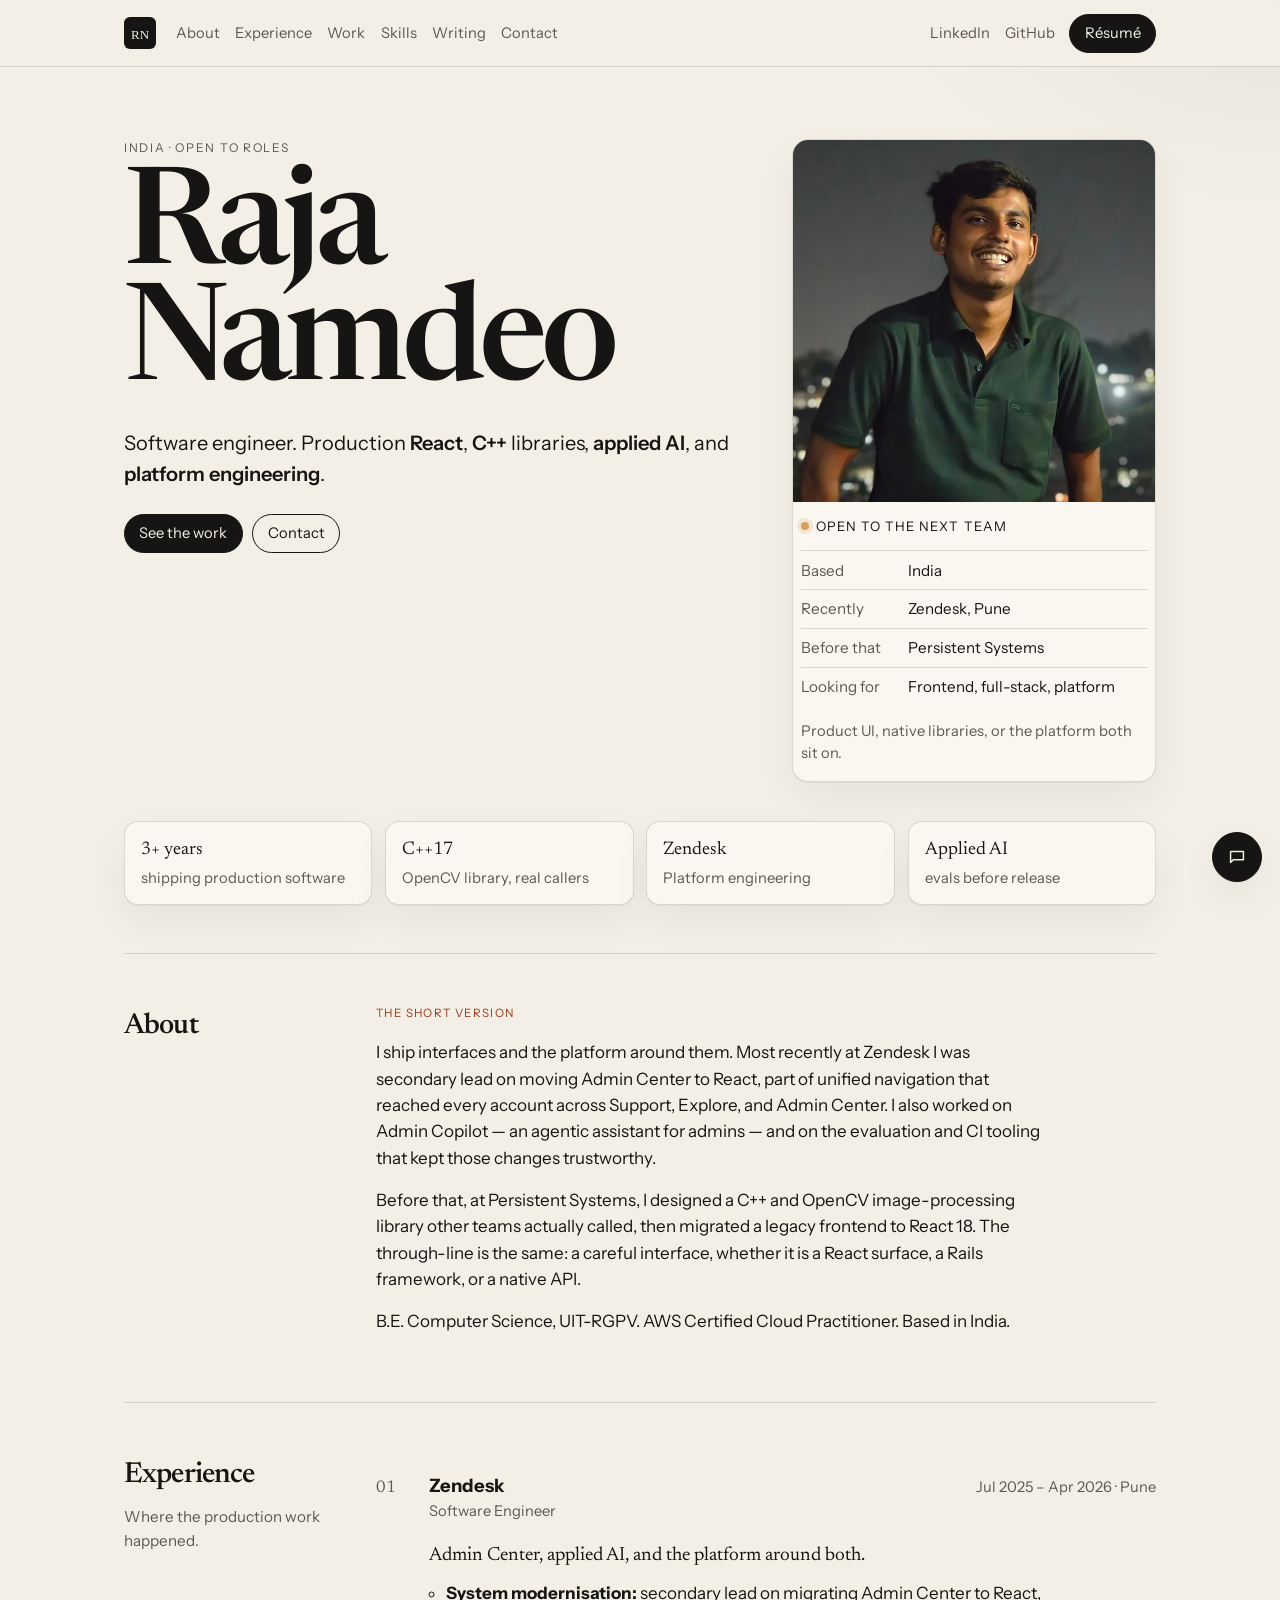
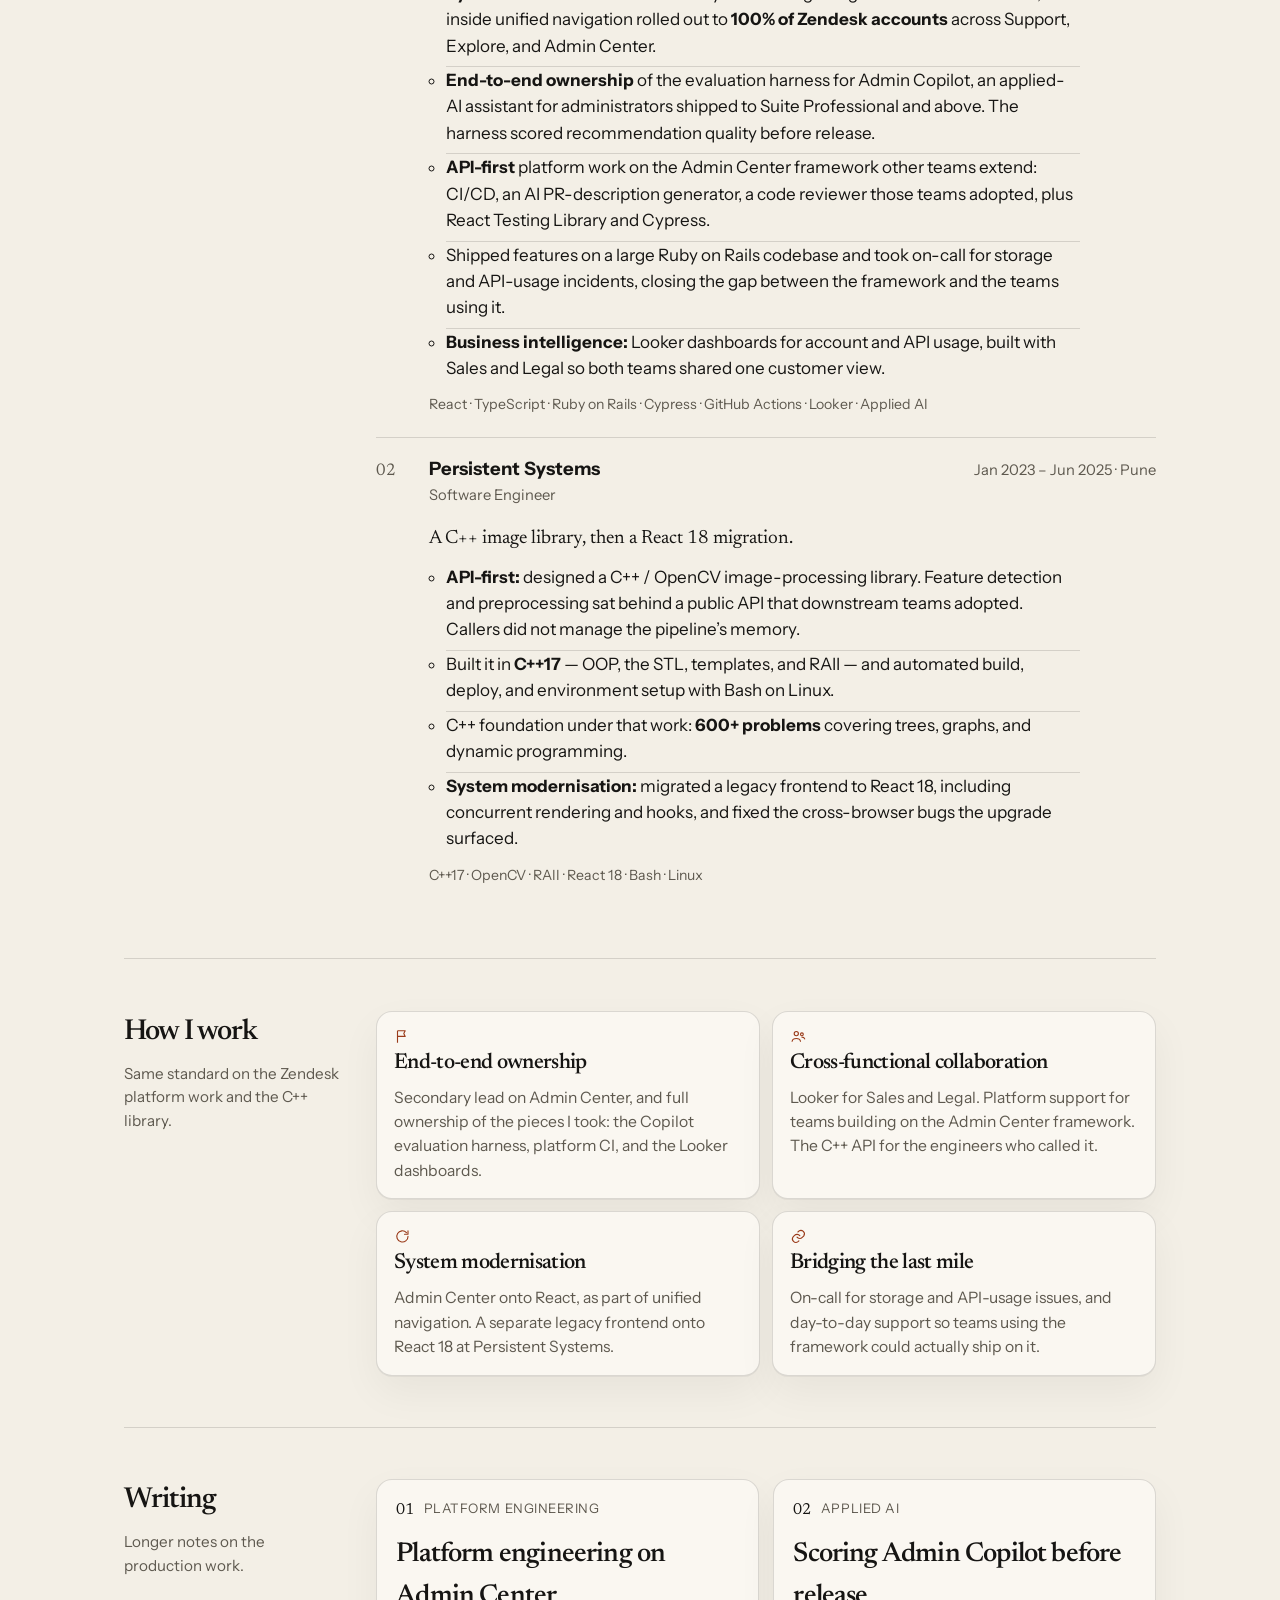
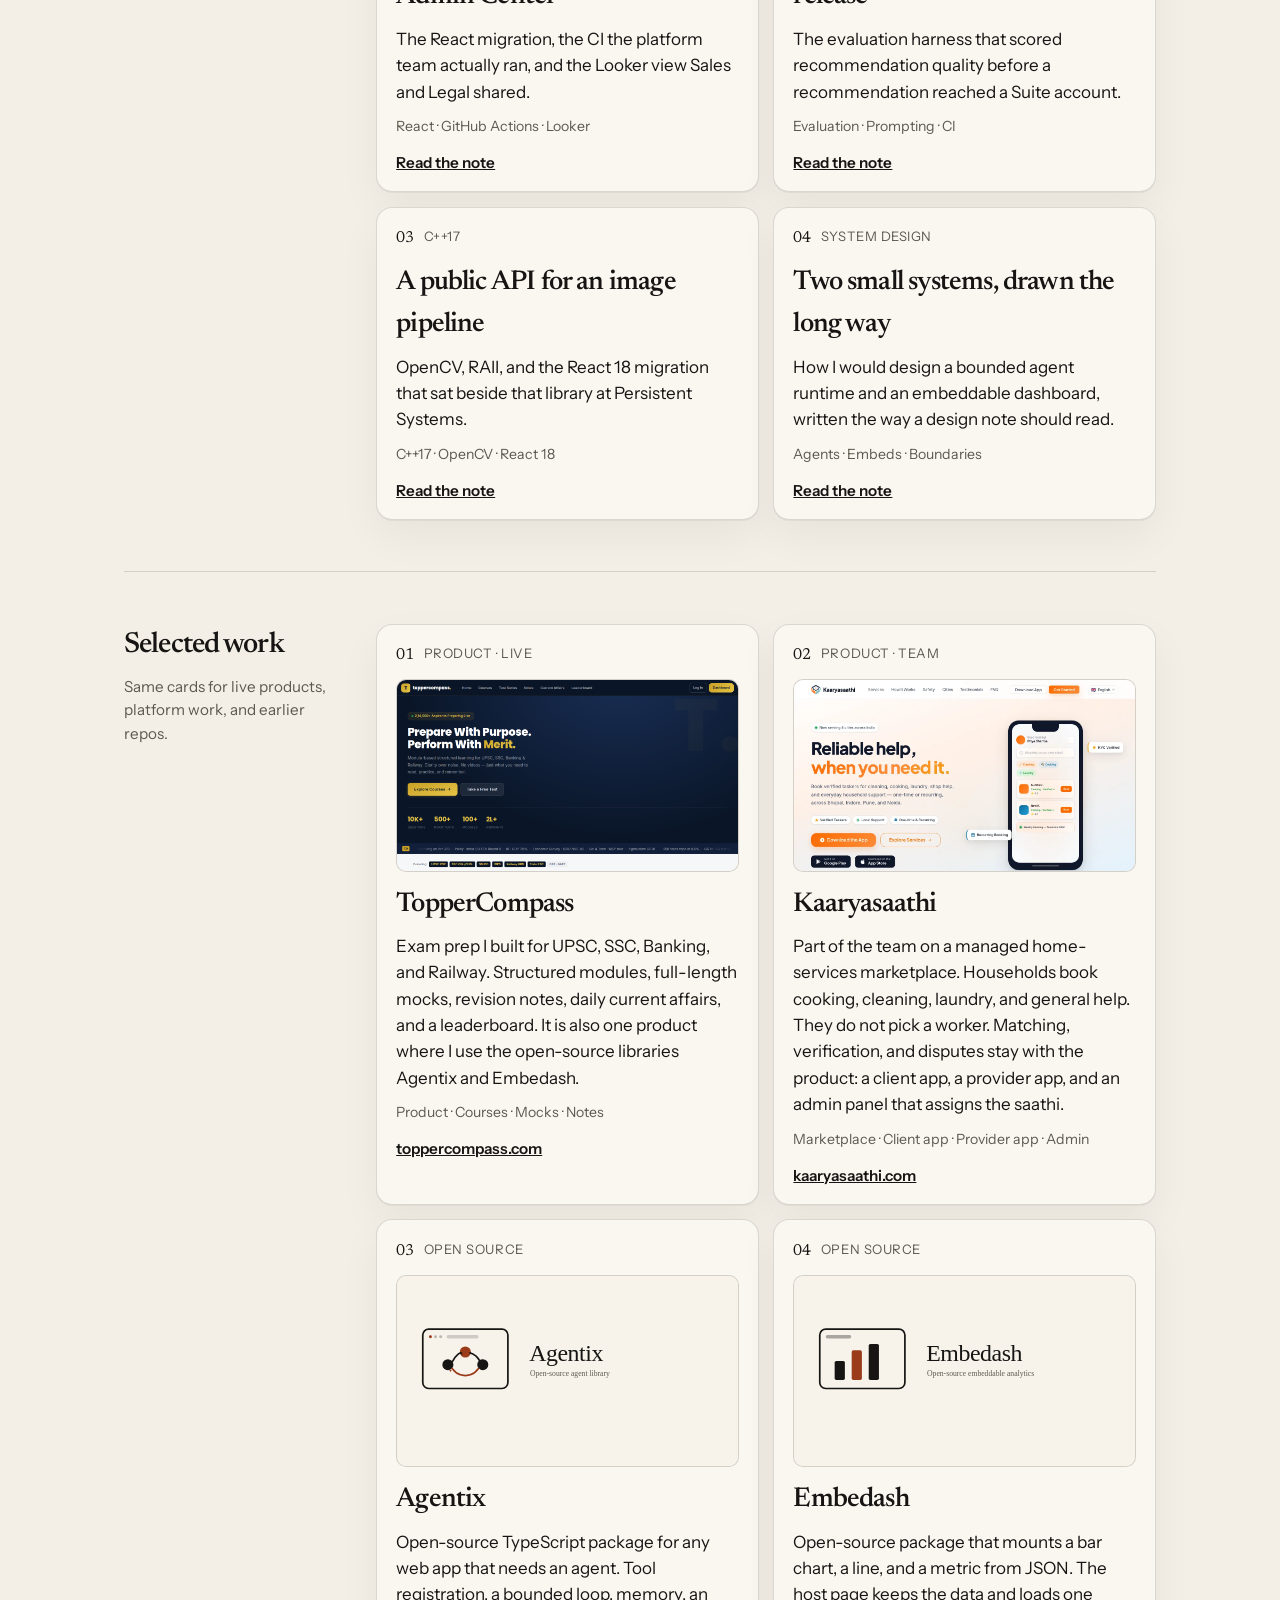
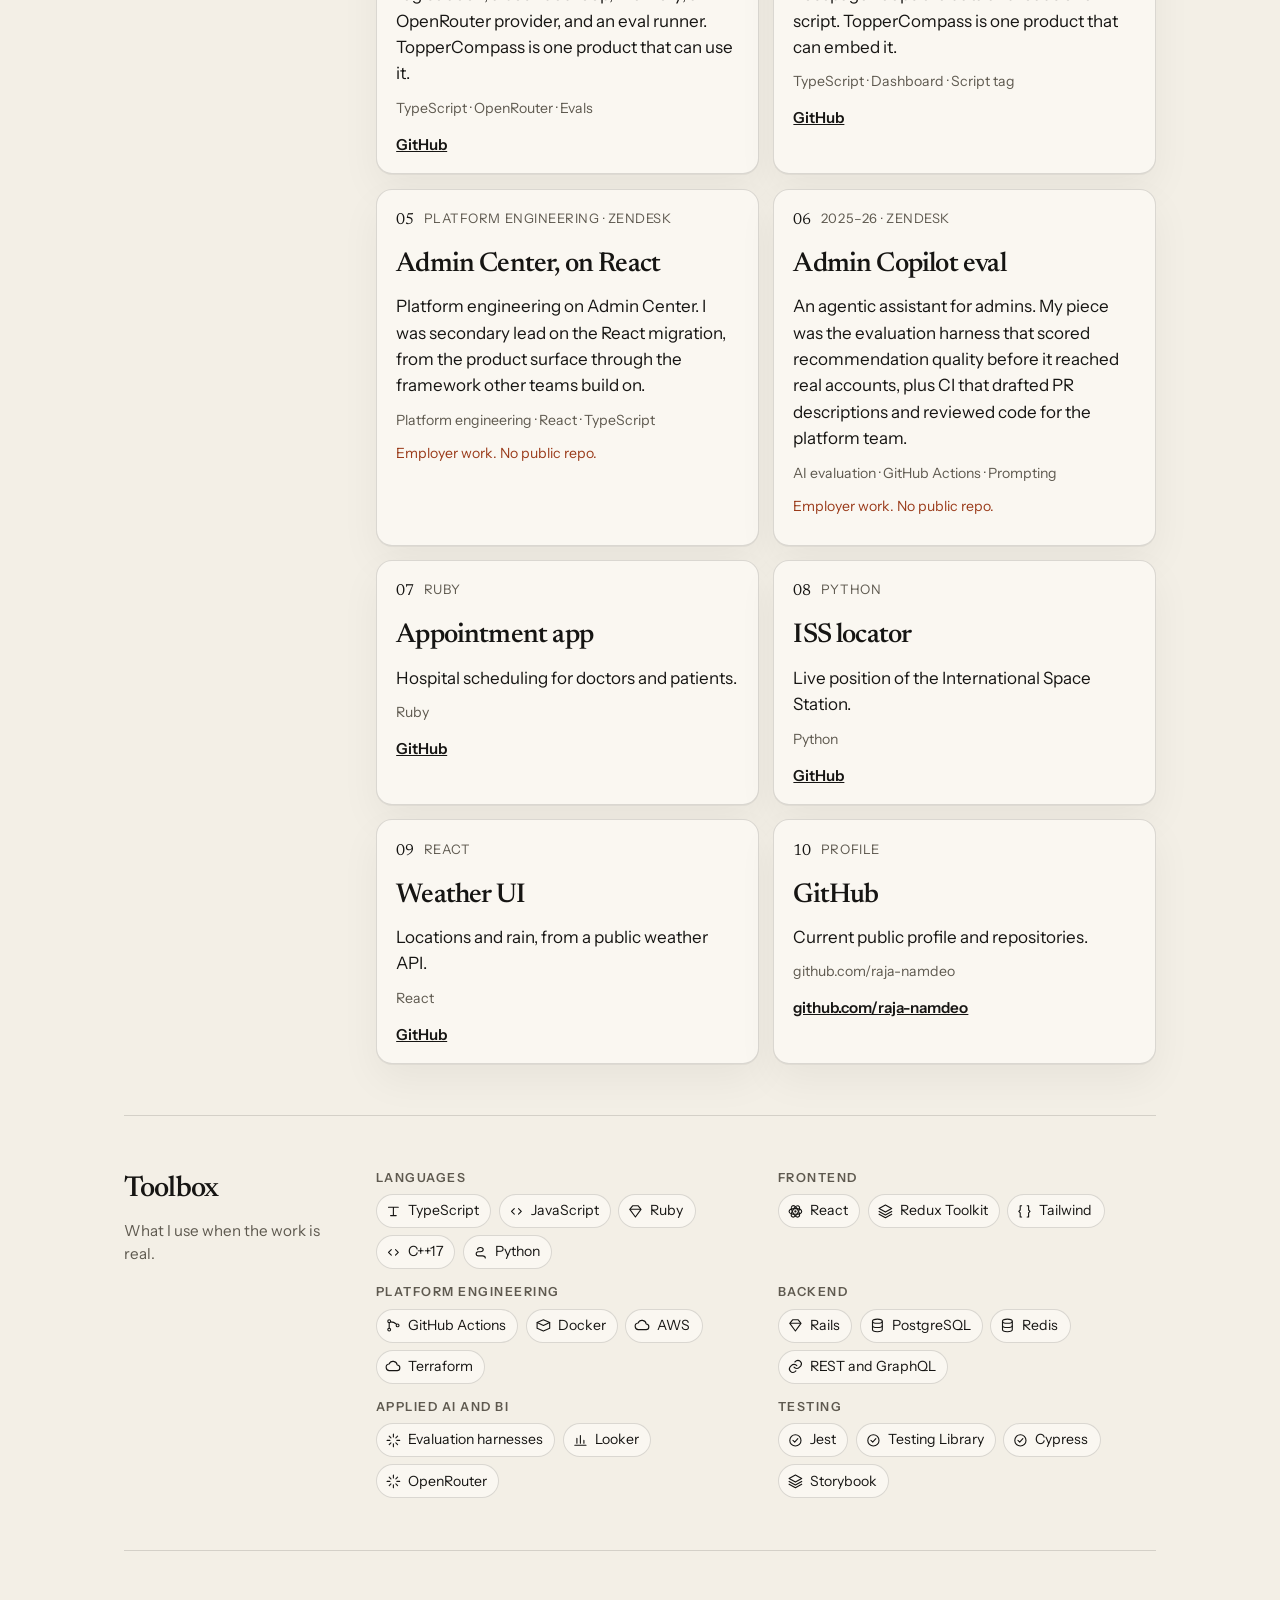
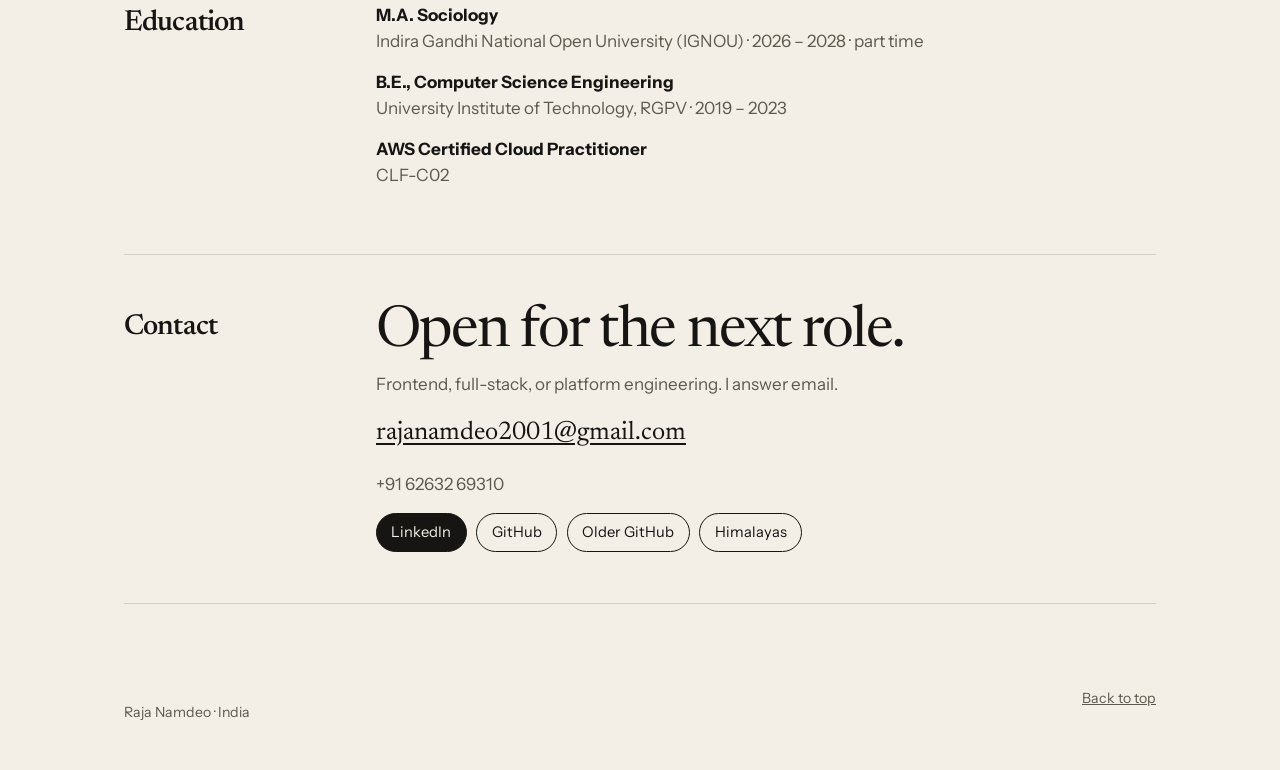
<file: index.html>
<!DOCTYPE html>
<html lang="en">
<head>
  <meta charset="UTF-8" />
  <meta name="viewport" content="width=device-width, initial-scale=1" />
  <title>Raja Namdeo — Software Engineer</title>
  <meta name="description" content="Raja Namdeo ships production React, C++ systems, applied AI, and platform engineering. Previously Zendesk and Persistent Systems. Open to roles." />
  <link rel="canonical" href="https://raja-namdeo.github.io/" />
  <meta property="og:title" content="Raja Namdeo — Software Engineer" />
  <meta property="og:description" content="Production React, applied AI, and platform engineering. Zendesk Admin Center, Admin Copilot, and the tooling around them." />
  <meta property="og:type" content="website" />
  <link rel="preconnect" href="https://fonts.googleapis.com" />
  <link rel="preconnect" href="https://fonts.gstatic.com" crossorigin />
  <link href="https://fonts.googleapis.com/css2?family=Instrument+Sans:ital,wght@0,400;0,500;0,600;1,400&family=Newsreader:ital,opsz,wght@0,6..72,400;0,6..72,550;0,6..72,650;1,6..72,450&display=swap" rel="stylesheet" />
  <link rel="stylesheet" href="styles.css?v=6" />
  <link rel="icon" href="favicon.svg" type="image/svg+xml" />
  <script type="application/ld+json">
  {
    "@context": "https://schema.org",
    "@type": "Person",
    "name": "Raja Namdeo",
    "jobTitle": "Software Engineer",
    "email": "mailto:rajanamdeo2001@gmail.com",
    "url": "https://raja-namdeo.github.io/",
    "sameAs": [
      "https://linkedin.com/in/raja-namdeo",
      "https://github.com/raja-namdeo",
      "https://github.com/rajanamdeo2001",
      "https://himalayas.app/@rajanamdeo"
    ],
    "address": { "@type": "PostalAddress", "addressCountry": "IN" },
    "alumniOf": "University Institute of Technology, RGPV",
    "knowsAbout": ["React", "TypeScript", "Platform engineering", "Applied AI", "Ruby on Rails", "C++"]
  }
  </script>
</head>
<body>
  <svg class="sprite" xmlns="http://www.w3.org/2000/svg" aria-hidden="true">
    <symbol id="i-code" viewBox="0 0 24 24"><path d="M9 8 5 12l4 4M15 8l4 4-4 4" fill="none" stroke="currentColor" stroke-width="1.6" stroke-linecap="round" stroke-linejoin="round"/></symbol>
    <symbol id="i-eye" viewBox="0 0 24 24"><path d="M2 12s3.5-6 10-6 10 6 10 6-3.5 6-10 6S2 12 2 12Z" fill="none" stroke="currentColor" stroke-width="1.6"/><circle cx="12" cy="12" r="2.5" fill="none" stroke="currentColor" stroke-width="1.6"/></symbol>
    <symbol id="i-box" viewBox="0 0 24 24"><path d="M3 8 12 4l9 4-9 4-9-4Z" fill="none" stroke="currentColor" stroke-width="1.6" stroke-linejoin="round"/><path d="M3 8v8l9 4 9-4V8" fill="none" stroke="currentColor" stroke-width="1.6" stroke-linejoin="round"/></symbol>
    <symbol id="i-layers" viewBox="0 0 24 24"><path d="m12 3 9 5-9 5L3 8l9-5Z" fill="none" stroke="currentColor" stroke-width="1.6" stroke-linejoin="round"/><path d="m3 12 9 5 9-5M3 16l9 5 9-5" fill="none" stroke="currentColor" stroke-width="1.6" stroke-linecap="round" stroke-linejoin="round"/></symbol>
    <symbol id="i-braces" viewBox="0 0 24 24"><path d="M8 4H6v6l-2 2 2 2v6h2M16 4h2v6l2 2-2 2v6h-2" fill="none" stroke="currentColor" stroke-width="1.6" stroke-linecap="round" stroke-linejoin="round"/></symbol>
    <symbol id="i-terminal" viewBox="0 0 24 24"><rect x="3" y="4" width="18" height="16" rx="2" fill="none" stroke="currentColor" stroke-width="1.6"/><path d="m7 9 3 3-3 3M12 15h5" fill="none" stroke="currentColor" stroke-width="1.6" stroke-linecap="round" stroke-linejoin="round"/></symbol>
    <symbol id="i-atom" viewBox="0 0 24 24"><circle cx="12" cy="12" r="1.6" fill="currentColor"/><ellipse cx="12" cy="12" rx="9" ry="4" fill="none" stroke="currentColor" stroke-width="1.6"/><ellipse cx="12" cy="12" rx="9" ry="4" transform="rotate(60 12 12)" fill="none" stroke="currentColor" stroke-width="1.6"/><ellipse cx="12" cy="12" rx="9" ry="4" transform="rotate(120 12 12)" fill="none" stroke="currentColor" stroke-width="1.6"/></symbol>
    <symbol id="i-type" viewBox="0 0 24 24"><path d="M5 6h14M12 6v12M8 18h8" fill="none" stroke="currentColor" stroke-width="1.6" stroke-linecap="round"/></symbol>
    <symbol id="i-gem" viewBox="0 0 24 24"><path d="M4 9 8 4h8l4 5-8 11L4 9Z" fill="none" stroke="currentColor" stroke-width="1.6" stroke-linejoin="round"/><path d="M4 9h16" fill="none" stroke="currentColor" stroke-width="1.6"/></symbol>
    <symbol id="i-snake" viewBox="0 0 24 24"><path d="M8 8c0-2 2-3 4-3s4 1 4 3-2 3-4 3H9c-2 0-3 1-3 3s1 3 3 3h6c2 0 4 1 4 3" fill="none" stroke="currentColor" stroke-width="1.6" stroke-linecap="round"/></symbol>
    <symbol id="i-db" viewBox="0 0 24 24"><ellipse cx="12" cy="6" rx="7" ry="3" fill="none" stroke="currentColor" stroke-width="1.6"/><path d="M5 6v12c0 1.7 3.1 3 7 3s7-1.3 7-3V6" fill="none" stroke="currentColor" stroke-width="1.6"/><path d="M5 12c0 1.7 3.1 3 7 3s7-1.3 7-3" fill="none" stroke="currentColor" stroke-width="1.6"/></symbol>
    <symbol id="i-cloud" viewBox="0 0 24 24"><path d="M7 18h10a4 4 0 0 0 .4-8 6 6 0 0 0-11.5-1.5A3.5 3.5 0 0 0 7 18Z" fill="none" stroke="currentColor" stroke-width="1.6" stroke-linejoin="round"/></symbol>
    <symbol id="i-git" viewBox="0 0 24 24"><circle cx="6" cy="6" r="2" fill="none" stroke="currentColor" stroke-width="1.6"/><circle cx="6" cy="18" r="2" fill="none" stroke="currentColor" stroke-width="1.6"/><circle cx="18" cy="12" r="2" fill="none" stroke="currentColor" stroke-width="1.6"/><path d="M6 8v8M8 7c4 0 6 1 8 3" fill="none" stroke="currentColor" stroke-width="1.6" stroke-linecap="round"/></symbol>
    <symbol id="i-check" viewBox="0 0 24 24"><circle cx="12" cy="12" r="8" fill="none" stroke="currentColor" stroke-width="1.6"/><path d="m8.5 12 2.5 2.5 4.5-5" fill="none" stroke="currentColor" stroke-width="1.6" stroke-linecap="round" stroke-linejoin="round"/></symbol>
    <symbol id="i-spark" viewBox="0 0 24 24"><path d="M12 3v4M12 17v4M3 12h4M17 12h4M6 6l2.5 2.5M15.5 15.5 18 18M18 6l-2.5 2.5M8.5 15.5 6 18" fill="none" stroke="currentColor" stroke-width="1.6" stroke-linecap="round"/></symbol>
    <symbol id="i-chart" viewBox="0 0 24 24"><path d="M4 19h16M7 16V9M12 16V5M17 16v-4" fill="none" stroke="currentColor" stroke-width="1.6" stroke-linecap="round"/></symbol>
    <symbol id="i-users" viewBox="0 0 24 24"><circle cx="9" cy="8" r="3" fill="none" stroke="currentColor" stroke-width="1.6"/><path d="M3 19c.6-2.6 2.8-4 6-4s5.4 1.4 6 4" fill="none" stroke="currentColor" stroke-width="1.6" stroke-linecap="round"/><circle cx="17" cy="9" r="2" fill="none" stroke="currentColor" stroke-width="1.6"/><path d="M17 13c2 0 3.4.8 4 2.5" fill="none" stroke="currentColor" stroke-width="1.6" stroke-linecap="round"/></symbol>
    <symbol id="i-refresh" viewBox="0 0 24 24"><path d="M20 12a8 8 0 1 1-2.2-5.5" fill="none" stroke="currentColor" stroke-width="1.6" stroke-linecap="round"/><path d="M20 4v5h-5" fill="none" stroke="currentColor" stroke-width="1.6" stroke-linecap="round" stroke-linejoin="round"/></symbol>
    <symbol id="i-link" viewBox="0 0 24 24"><path d="M10 13a5 5 0 0 0 7.5.5l2-2a5 5 0 0 0-7-7l-1.2 1.2" fill="none" stroke="currentColor" stroke-width="1.6" stroke-linecap="round"/><path d="M14 11a5 5 0 0 0-7.5-.5l-2 2a5 5 0 0 0 7 7l1.2-1.2" fill="none" stroke="currentColor" stroke-width="1.6" stroke-linecap="round"/></symbol>
    <symbol id="i-flag" viewBox="0 0 24 24"><path d="M5 21V4M5 4h11l-2 4 2 4H5" fill="none" stroke="currentColor" stroke-width="1.6" stroke-linejoin="round"/></symbol>
  </svg>
  <a class="skip" href="#main">Skip to content</a>

  <header class="topbar">
    <div class="topbar-inner">
    <a class="mark" href="#top" aria-label="Raja Namdeo, home">
      <img src="favicon.svg" width="32" height="32" alt="" />
    </a>
    <nav class="nav" aria-label="Page">
      <a href="#about">About</a>
      <a href="#experience">Experience</a>
      <a href="#work">Work</a>
      <a href="#skills">Skills</a>
      <a href="#writing">Writing</a>
      <a href="#contact">Contact</a>
    </nav>
    <div class="top-actions">
      <a class="text-link" href="https://linkedin.com/in/raja-namdeo" target="_blank" rel="noopener">LinkedIn</a>
      <a class="text-link" href="https://github.com/raja-namdeo" target="_blank" rel="noopener">GitHub</a>
      <a class="btn" href="https://drive.google.com/drive/folders/1Tm4S_pmPTaO8bRm-43lsX8sl1SN7FCRW?usp=drive_link" target="_blank" rel="noopener">Résumé</a>
    </div>
    <button class="menu-btn" type="button" aria-expanded="false" aria-controls="mobile-nav">Menu</button>
    </div>
  </header>

  <div class="mobile-nav" id="mobile-nav" hidden>
    <a href="#about">About</a>
    <a href="#experience">Experience</a>
    <a href="#work">Work</a>
    <a href="#skills">Skills</a>
    <a href="#writing">Writing</a>
    <a href="#contact">Contact</a>
    <a href="https://linkedin.com/in/raja-namdeo" target="_blank" rel="noopener">LinkedIn</a>
    <a href="https://github.com/raja-namdeo" target="_blank" rel="noopener">GitHub</a>
    <a href="https://drive.google.com/drive/folders/1Tm4S_pmPTaO8bRm-43lsX8sl1SN7FCRW?usp=drive_link" target="_blank" rel="noopener">Résumé</a>
  </div>

  <main id="main">
    <section class="hero" id="top">
      <div class="hero-grid">
        <div>
          <p class="eyebrow">India · Open to roles</p>
          <h1>Raja<br />Namdeo</h1>
          <p class="lede">
            Software engineer. Production <strong>React</strong>, <strong>C++</strong> libraries,
            <strong>applied AI</strong>, and <strong>platform engineering</strong>.
          </p>
          <div class="hero-links">
            <a class="btn" href="#work">See the work</a>
            <a class="btn btn-ghost" href="#contact">Contact</a>
          </div>
        </div>
        <aside class="profile-card">
          <img class="portrait" src="images/raja.jpg" width="800" height="800" alt="Raja Namdeo" />
          <p class="avail"><span class="dot" aria-hidden="true"></span> Open to the next team</p>
          <dl>
            <div><dt>Based</dt><dd>India</dd></div>
            <div><dt>Recently</dt><dd>Zendesk, Pune</dd></div>
            <div><dt>Before that</dt><dd>Persistent Systems</dd></div>
            <div><dt>Looking for</dt><dd>Frontend, full-stack, platform</dd></div>
          </dl>
          <p class="profile-note">Product UI, native libraries, or the platform both sit on.</p>
        </aside>
      </div>
      <ul class="proof" aria-label="Highlights">
        <li><span>3+ years</span> shipping production software</li>
        <li><span>C++17</span> OpenCV library, real callers</li>
        <li><span>Zendesk</span> Platform engineering</li>
        <li><span>Applied AI</span> evals before release</li>
      </ul>
    </section>

    <section class="section" id="about">
      <div class="section-label">
        <h2>About</h2>
      </div>
      <div class="about-copy">
        <p class="section-kicker">The short version</p>
        <p>
          I ship interfaces and the platform around them. Most recently at Zendesk I was
          secondary lead on moving Admin Center to React, part of unified navigation that
          reached every account across Support, Explore, and Admin Center. I also worked on
          Admin Copilot — an agentic assistant for admins — and on the evaluation and CI
          tooling that kept those changes trustworthy.
        </p>
        <p>
          Before that, at Persistent Systems, I designed a C++ and OpenCV image-processing
          library other teams actually called, then migrated a legacy frontend to React 18.
          The through-line is the same: a careful interface, whether it is a React surface,
          a Rails framework, or a native API.
        </p>
        <p>
          B.E. Computer Science, UIT-RGPV. AWS Certified Cloud Practitioner. Based in India.
        </p>
      </div>
    </section>

    <section class="section" id="experience">
      <div class="section-label">
        <h2>Experience</h2>
        <p>Where the production work happened.</p>
      </div>
      <ol class="roles">
        <li>
          <details open>
            <summary>
              <span class="idx">01</span>
              <span class="role-main">
                <strong>Zendesk</strong>
                <span>Software Engineer</span>
              </span>
              <span class="role-meta">Jul 2025 – Apr 2026 · Pune</span>
            </summary>
            <div class="role-body">
              <p class="role-title">Admin Center, applied AI, and the platform around both.</p>
              <ul>
                <li><strong>System modernisation:</strong> secondary lead on migrating Admin Center to React, inside unified navigation rolled out to <strong>100% of Zendesk accounts</strong> across Support, Explore, and Admin Center.</li>
                <li><strong>End-to-end ownership</strong> of the evaluation harness for Admin Copilot, an applied-AI assistant for administrators shipped to Suite Professional and above. The harness scored recommendation quality before release.</li>
                <li><strong>API-first</strong> platform work on the Admin Center framework other teams extend: CI/CD, an AI PR-description generator, a code reviewer those teams adopted, plus React Testing Library and Cypress.</li>
                <li>Shipped features on a large Ruby on Rails codebase and took on-call for storage and API-usage incidents, closing the gap between the framework and the teams using it.</li>
                <li><strong>Business intelligence:</strong> Looker dashboards for account and API usage, built with Sales and Legal so both teams shared one customer view.</li>
              </ul>
              <p class="tags">React · TypeScript · Ruby on Rails · Cypress · GitHub Actions · Looker · Applied AI</p>
            </div>
          </details>
        </li>
        <li>
          <details open>
            <summary>
              <span class="idx">02</span>
              <span class="role-main">
                <strong>Persistent Systems</strong>
                <span>Software Engineer</span>
              </span>
              <span class="role-meta">Jan 2023 – Jun 2025 · Pune</span>
            </summary>
            <div class="role-body">
              <p class="role-title">A C++ image library, then a React 18 migration.</p>
              <ul>
                <li><strong>API-first:</strong> designed a C++ / OpenCV image-processing library. Feature detection and preprocessing sat behind a public API that downstream teams adopted. Callers did not manage the pipeline’s memory.</li>
                <li>Built it in <strong>C++17</strong> — OOP, the STL, templates, and RAII — and automated build, deploy, and environment setup with Bash on Linux.</li>
                <li>C++ foundation under that work: <strong>600+ problems</strong> covering trees, graphs, and dynamic programming.</li>
                <li><strong>System modernisation:</strong> migrated a legacy frontend to React 18, including concurrent rendering and hooks, and fixed the cross-browser bugs the upgrade surfaced.</li>
              </ul>
              <p class="tags">C++17 · OpenCV · RAII · React 18 · Bash · Linux</p>
            </div>
          </details>
        </li>
      </ol>
    </section>

    <section class="section" id="craft">
      <div class="section-label">
        <h2>How I work</h2>
        <p>Same standard on the Zendesk platform work and the C++ library.</p>
      </div>
      <div class="principles">
        <article>
          <svg class="ico"><use href="#i-flag"/></svg>
          <h3>End-to-end ownership</h3>
          <p>Secondary lead on Admin Center, and full ownership of the pieces I took: the Copilot evaluation harness, platform CI, and the Looker dashboards.</p>
        </article>
        <article>
          <svg class="ico"><use href="#i-users"/></svg>
          <h3>Cross-functional collaboration</h3>
          <p>Looker for Sales and Legal. Platform support for teams building on the Admin Center framework. The C++ API for the engineers who called it.</p>
        </article>
        <article>
          <svg class="ico"><use href="#i-refresh"/></svg>
          <h3>System modernisation</h3>
          <p>Admin Center onto React, as part of unified navigation. A separate legacy frontend onto React 18 at Persistent Systems.</p>
        </article>
        <article>
          <svg class="ico"><use href="#i-link"/></svg>
          <h3>Bridging the last mile</h3>
          <p>On-call for storage and API-usage issues, and day-to-day support so teams using the framework could actually ship on it.</p>
        </article>
      </div>
    </section>

    <section class="section" id="writing">
      <div class="section-label">
        <h2>Writing</h2>
        <p>Longer notes on the production work.</p>
      </div>
      <div class="cards">
        <article class="card">
          <p class="card-meta"><span>01</span> Platform engineering</p>
          <h3>Platform engineering on Admin Center</h3>
          <p>The React migration, the CI the platform team actually ran, and the Looker view Sales and Legal shared.</p>
          <p class="tags">React · GitHub Actions · Looker</p>
          <a class="card-link" href="writing/admin-center-react.html">Read the note</a>
        </article>
        <article class="card">
          <p class="card-meta"><span>02</span> Applied AI</p>
          <h3>Scoring Admin Copilot before release</h3>
          <p>The evaluation harness that scored recommendation quality before a recommendation reached a Suite account.</p>
          <p class="tags">Evaluation · Prompting · CI</p>
          <a class="card-link" href="writing/admin-copilot-evaluation.html">Read the note</a>
        </article>
        <article class="card">
          <p class="card-meta"><span>03</span> C++17</p>
          <h3>A public API for an image pipeline</h3>
          <p>OpenCV, RAII, and the React 18 migration that sat beside that library at Persistent Systems.</p>
          <p class="tags">C++17 · OpenCV · React 18</p>
          <a class="card-link" href="writing/cpp-opencv-library.html">Read the note</a>
        </article>
        <article class="card">
          <p class="card-meta"><span>04</span> System design</p>
          <h3>Two small systems, drawn the long way</h3>
          <p>How I would design a bounded agent runtime and an embeddable dashboard, written the way a design note should read.</p>
          <p class="tags">Agents · Embeds · Boundaries</p>
          <a class="card-link" href="writing/system-design.html">Read the note</a>
        </article>
      </div>
    </section>

    <section class="section" id="work">
      <div class="section-label">
        <h2>Selected work</h2>
        <p>Same cards for live products, platform work, and earlier repos.</p>
      </div>
      <div class="cards">
        <article class="card">
          <p class="card-meta"><span>01</span> Product · Live</p>
          <img class="card-shot" src="images/toppercompass.png" alt="TopperCompass homepage: Prepare With Purpose, Perform With Merit" />
          <h3>TopperCompass</h3>
          <p>Exam prep I built for UPSC, SSC, Banking, and Railway. Structured modules, full-length mocks, revision notes, daily current affairs, and a leaderboard. It is also one product where I use the open-source libraries Agentix and Embedash.</p>
          <p class="tags">Product · Courses · Mocks · Notes</p>
          <a class="card-link" href="https://www.toppercompass.com/" target="_blank" rel="noopener">toppercompass.com</a>
        </article>
        <article class="card">
          <p class="card-meta"><span>02</span> Product · Team</p>
          <img class="card-shot" src="images/kaaryasaathi-shot.webp" alt="Kaaryasaathi homepage: reliable help for cleaning, cooking, and laundry" />
          <h3>Kaaryasaathi</h3>
          <p>Part of the team on a managed home-services marketplace. Households book cooking, cleaning, laundry, and general help. They do not pick a worker. Matching, verification, and disputes stay with the product: a client app, a provider app, and an admin panel that assigns the saathi.</p>
          <p class="tags">Marketplace · Client app · Provider app · Admin</p>
          <a class="card-link" href="https://kaaryasaathi.com/" target="_blank" rel="noopener">kaaryasaathi.com</a>
        </article>
        <article class="card">
          <p class="card-meta"><span>03</span> Open source</p>
          <img class="card-shot" src="images/agentix.svg" alt="Agentix brand mark" />
          <h3>Agentix</h3>
          <p>Open-source TypeScript package for any web app that needs an agent. Tool registration, a bounded loop, memory, an OpenRouter provider, and an eval runner. TopperCompass is one product that can use it.</p>
          <p class="tags">TypeScript · OpenRouter · Evals</p>
          <a class="card-link" href="https://github.com/raja-namdeo/agentix" target="_blank" rel="noopener">GitHub</a>
        </article>
        <article class="card">
          <p class="card-meta"><span>04</span> Open source</p>
          <img class="card-shot" src="images/embedash.svg" alt="Embedash brand mark" />
          <h3>Embedash</h3>
          <p>Open-source package that mounts a bar chart, a line, and a metric from JSON. The host page keeps the data and loads one script. TopperCompass is one product that can embed it.</p>
          <p class="tags">TypeScript · Dashboard · Script tag</p>
          <a class="card-link" href="https://github.com/raja-namdeo/embedash" target="_blank" rel="noopener">GitHub</a>
        </article>
        <article class="card">
          <p class="card-meta"><span>05</span> Platform engineering · Zendesk</p>
          <h3>Admin Center, on React</h3>
          <p>Platform engineering on Admin Center. I was secondary lead on the React migration, from the product surface through the framework other teams build on.</p>
          <p class="tags">Platform engineering · React · TypeScript</p>
          <p class="card-note">Employer work. No public repo.</p>
        </article>
        <article class="card">
          <p class="card-meta"><span>06</span> 2025–26 · Zendesk</p>
          <h3>Admin Copilot eval</h3>
          <p>An agentic assistant for admins. My piece was the evaluation harness that scored recommendation quality before it reached real accounts, plus CI that drafted PR descriptions and reviewed code for the platform team.</p>
          <p class="tags">AI evaluation · GitHub Actions · Prompting</p>
          <p class="card-note">Employer work. No public repo.</p>
        </article>
        <article class="card">
          <p class="card-meta"><span>07</span> Ruby</p>
          <h3>Appointment app</h3>
          <p>Hospital scheduling for doctors and patients.</p>
          <p class="tags">Ruby</p>
          <a class="card-link" href="https://github.com/rajanamdeo2001/appointement_app" target="_blank" rel="noopener">GitHub</a>
        </article>
        <article class="card">
          <p class="card-meta"><span>08</span> Python</p>
          <h3>ISS locator</h3>
          <p>Live position of the International Space Station.</p>
          <p class="tags">Python</p>
          <a class="card-link" href="https://github.com/rajanamdeo2001/Live-iss-locator" target="_blank" rel="noopener">GitHub</a>
        </article>
        <article class="card">
          <p class="card-meta"><span>09</span> React</p>
          <h3>Weather UI</h3>
          <p>Locations and rain, from a public weather API.</p>
          <p class="tags">React</p>
          <a class="card-link" href="https://github.com/rajanamdeo2001/tempapp" target="_blank" rel="noopener">GitHub</a>
        </article>
        <article class="card">
          <p class="card-meta"><span>10</span> Profile</p>
          <h3>GitHub</h3>
          <p>Current public profile and repositories.</p>
          <p class="tags">github.com/raja-namdeo</p>
          <a class="card-link" href="https://github.com/raja-namdeo" target="_blank" rel="noopener">github.com/raja-namdeo</a>
        </article>
      </div>
    </section>

    <section class="section" id="skills">
      <div class="section-label">
        <h2>Toolbox</h2>
        <p>What I use when the work is real.</p>
      </div>
      <div class="skill-grid">
        <div>
          <h3>Languages</h3>
          <ul class="tech-row">
            <li class="tech"><svg class="ico"><use href="#i-type"/></svg>TypeScript</li>
            <li class="tech"><svg class="ico"><use href="#i-code"/></svg>JavaScript</li>
            <li class="tech"><svg class="ico"><use href="#i-gem"/></svg>Ruby</li>
            <li class="tech"><svg class="ico"><use href="#i-code"/></svg>C++17</li>
            <li class="tech"><svg class="ico"><use href="#i-snake"/></svg>Python</li>
          </ul>
        </div>
        <div>
          <h3>Frontend</h3>
          <ul class="tech-row">
            <li class="tech"><svg class="ico"><use href="#i-atom"/></svg>React</li>
            <li class="tech"><svg class="ico"><use href="#i-layers"/></svg>Redux Toolkit</li>
            <li class="tech"><svg class="ico"><use href="#i-braces"/></svg>Tailwind</li>
          </ul>
        </div>
        <div>
          <h3>Platform engineering</h3>
          <ul class="tech-row">
            <li class="tech"><svg class="ico"><use href="#i-git"/></svg>GitHub Actions</li>
            <li class="tech"><svg class="ico"><use href="#i-box"/></svg>Docker</li>
            <li class="tech"><svg class="ico"><use href="#i-cloud"/></svg>AWS</li>
            <li class="tech"><svg class="ico"><use href="#i-cloud"/></svg>Terraform</li>
          </ul>
        </div>
        <div>
          <h3>Backend</h3>
          <ul class="tech-row">
            <li class="tech"><svg class="ico"><use href="#i-gem"/></svg>Rails</li>
            <li class="tech"><svg class="ico"><use href="#i-db"/></svg>PostgreSQL</li>
            <li class="tech"><svg class="ico"><use href="#i-db"/></svg>Redis</li>
            <li class="tech"><svg class="ico"><use href="#i-link"/></svg>REST and GraphQL</li>
          </ul>
        </div>
        <div>
          <h3>Applied AI and BI</h3>
          <ul class="tech-row">
            <li class="tech"><svg class="ico"><use href="#i-spark"/></svg>Evaluation harnesses</li>
            <li class="tech"><svg class="ico"><use href="#i-chart"/></svg>Looker</li>
            <li class="tech"><svg class="ico"><use href="#i-spark"/></svg>OpenRouter</li>
          </ul>
        </div>
        <div>
          <h3>Testing</h3>
          <ul class="tech-row">
            <li class="tech"><svg class="ico"><use href="#i-check"/></svg>Jest</li>
            <li class="tech"><svg class="ico"><use href="#i-check"/></svg>Testing Library</li>
            <li class="tech"><svg class="ico"><use href="#i-check"/></svg>Cypress</li>
            <li class="tech"><svg class="ico"><use href="#i-layers"/></svg>Storybook</li>
          </ul>
        </div>
      </div>
    </section>

    <section class="section" id="education">
      <div class="section-label">
        <h2>Education</h2>
      </div>
      <div class="edu">
        <p><strong>M.A. Sociology</strong><span>Indira Gandhi National Open University (IGNOU) · 2026 – 2028 · part time</span></p>
        <p><strong>B.E., Computer Science Engineering</strong><span>University Institute of Technology, RGPV · 2019 – 2023</span></p>
        <p><strong>AWS Certified Cloud Practitioner</strong><span>CLF-C02</span></p>
      </div>
    </section>

    <section class="section contact" id="contact">
      <div class="section-label">
        <h2>Contact</h2>
      </div>
      <div>
        <p class="contact-title">Open for the next role.</p>
        <p class="contact-sub">Frontend, full-stack, or platform engineering. I answer email.</p>
        <p class="contact-mail"><a href="mailto:rajanamdeo2001@gmail.com">rajanamdeo2001@gmail.com</a></p>
        <p class="contact-phone"><a href="tel:+916263269310">+91 62632 69310</a></p>
        <div class="hero-links">
          <a class="btn" href="https://linkedin.com/in/raja-namdeo" target="_blank" rel="noopener">LinkedIn</a>
          <a class="btn btn-ghost" href="https://github.com/raja-namdeo" target="_blank" rel="noopener">GitHub</a>
          <a class="btn btn-ghost" href="https://github.com/rajanamdeo2001" target="_blank" rel="noopener">Older GitHub</a>
          <a class="btn btn-ghost" href="https://himalayas.app/@rajanamdeo" target="_blank" rel="noopener">Himalayas</a>
        </div>
      </div>
    </section>
  </main>

  <div class="chat">
    <form class="chat-panel" id="chat-panel" hidden>
      <p class="chat-hello">Edit the subject and message. Send opens your mail app with this exact text.</p>
      <label for="chat-subject">Subject</label>
      <input id="chat-subject" name="subject" type="text" required value="Hello from your portfolio" />
      <label for="chat-message">Message</label>
      <textarea id="chat-message" name="message" rows="4" required>Hi Raja, I would like to talk about a role.</textarea>
      <div class="chat-actions">
        <button class="btn" type="submit">Send</button>
        <a class="btn btn-ghost" id="chat-gmail" href="https://mail.google.com/mail/?view=cm&amp;fs=1&amp;to=rajanamdeo2001@gmail.com" target="_blank" rel="noopener">Open in Gmail</a>
      </div>
    </form>
    <button class="chat-toggle" type="button" aria-expanded="false" aria-controls="chat-panel">
      <svg viewBox="0 0 24 24" width="22" height="22" aria-hidden="true"><path d="M5 6h14v9H8l-3 3V6Z" fill="none" stroke="currentColor" stroke-width="1.6" stroke-linejoin="round"/></svg>
      <span class="sr">Message Raja</span>
    </button>
  </div>

  <footer class="footer">
    <p>Raja Namdeo · India</p>
    <a href="#top">Back to top</a>
  </footer>
  <script src="main.js"></script>
</body>
</html>
</file>
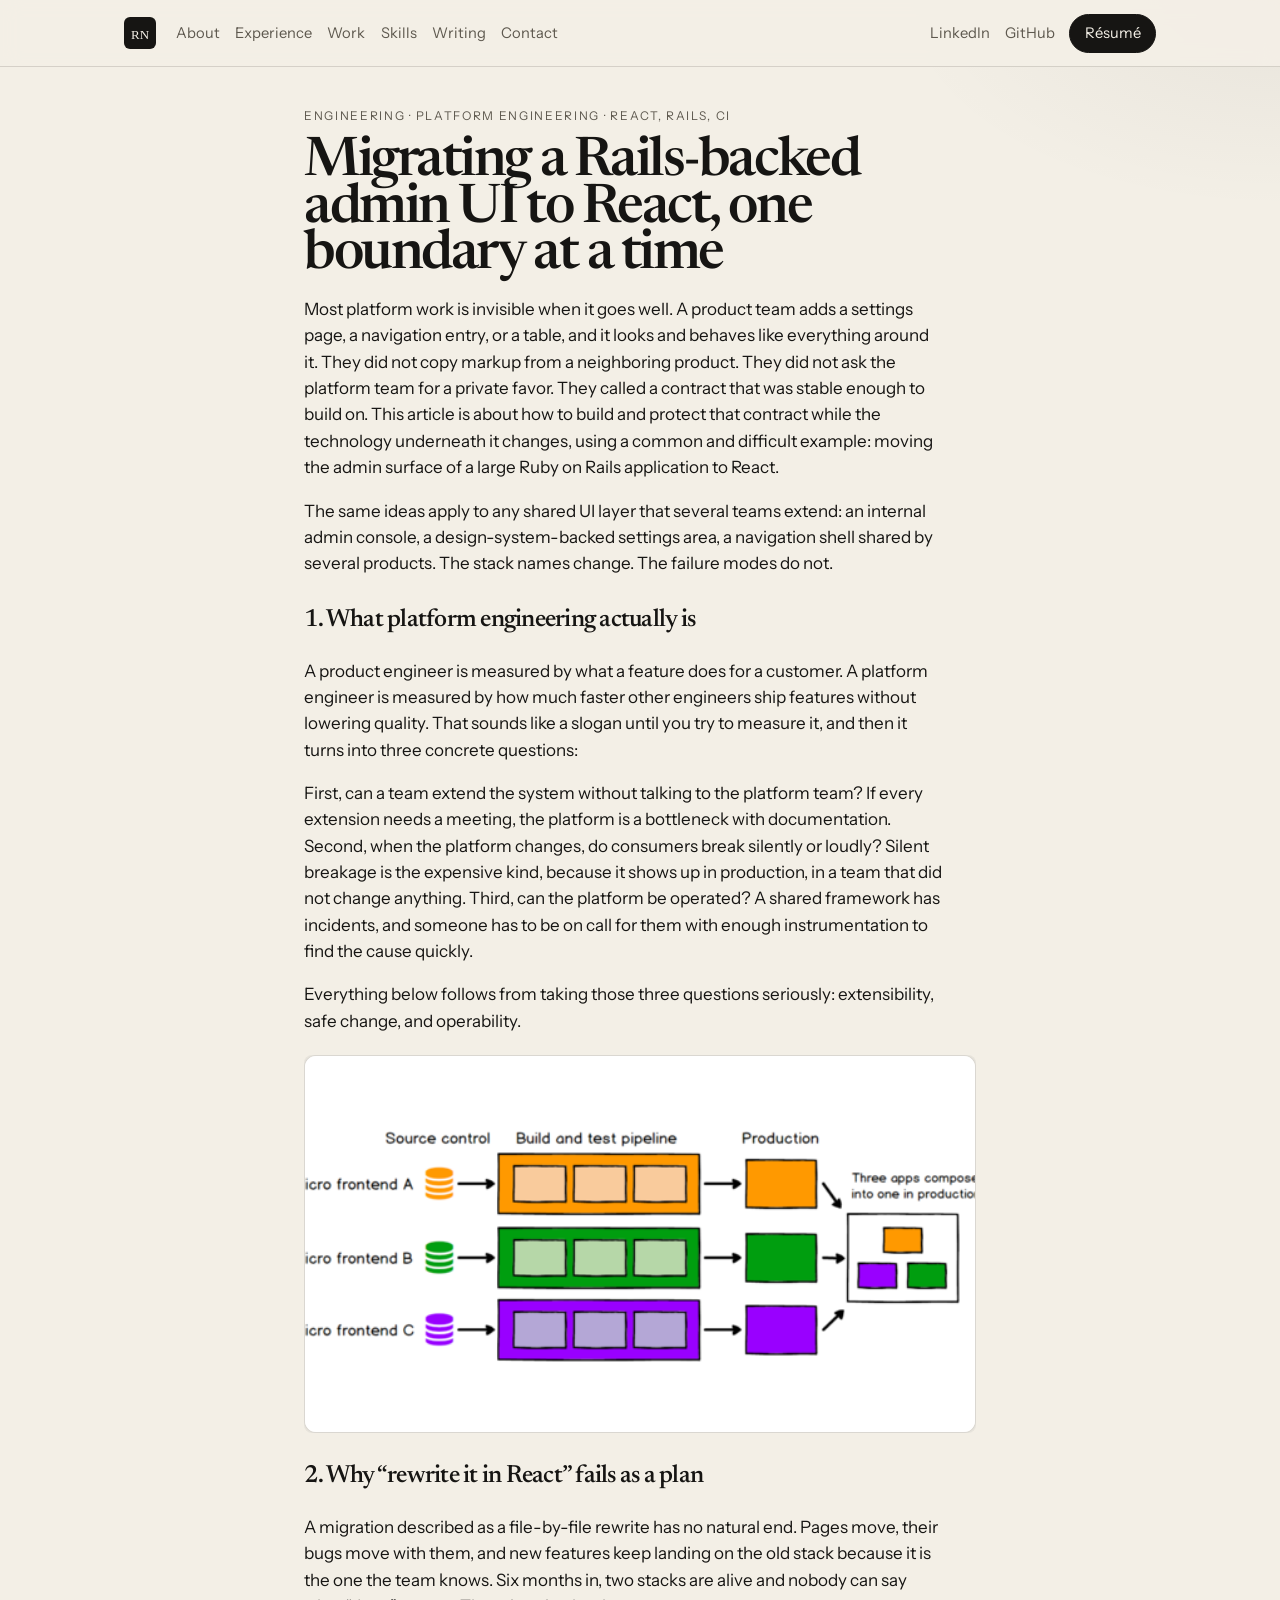
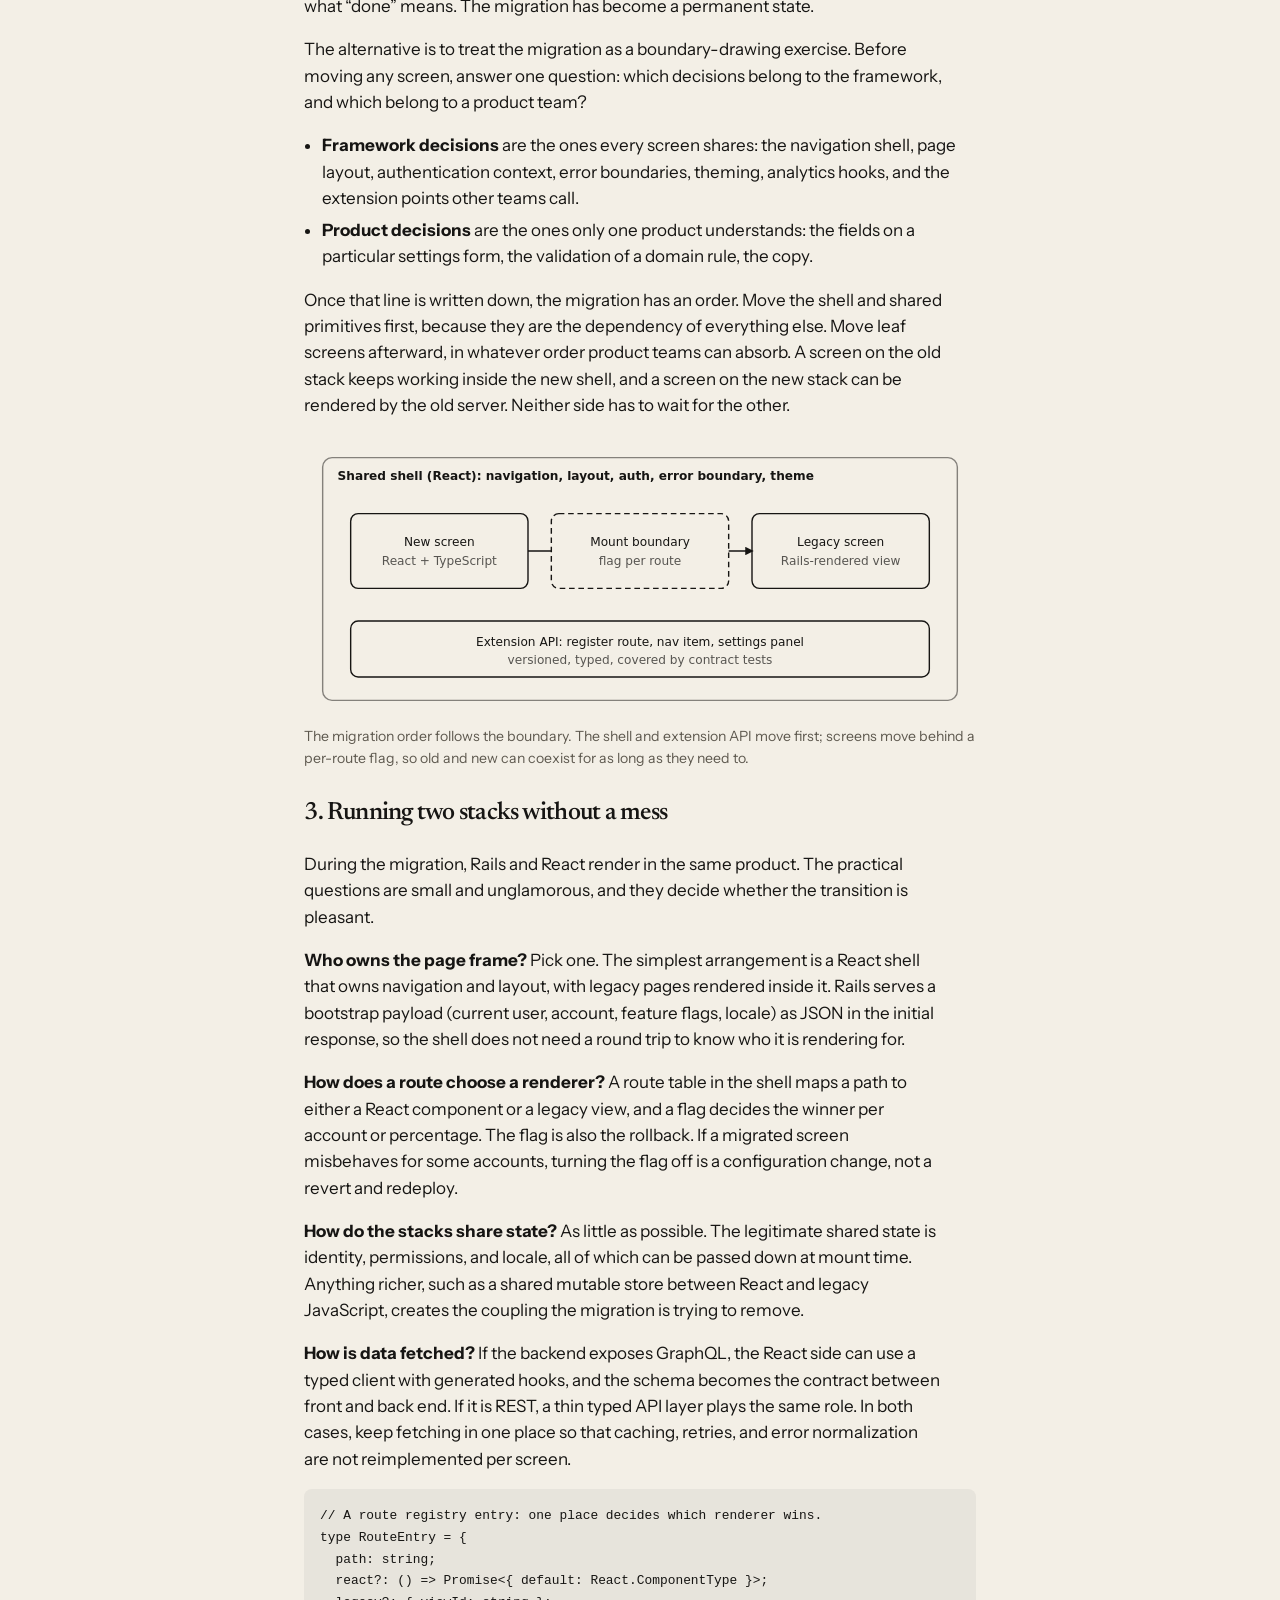
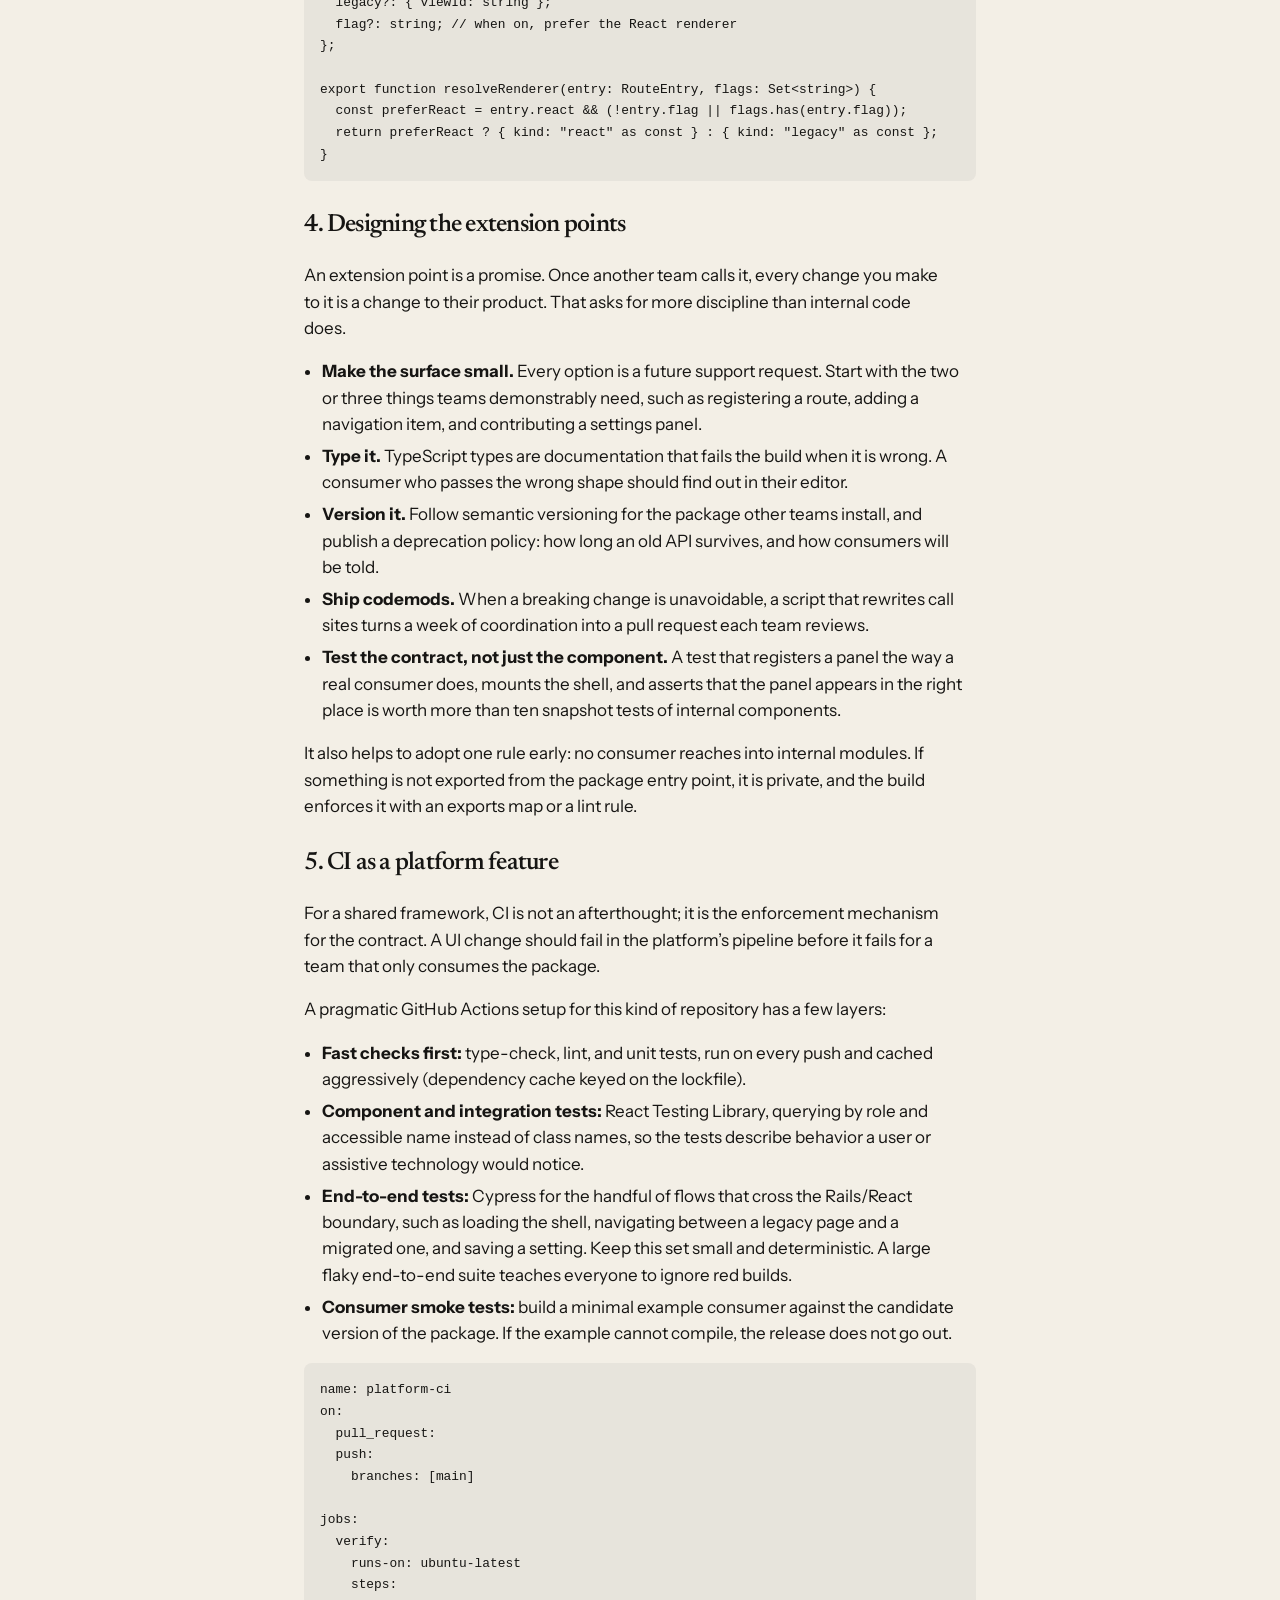
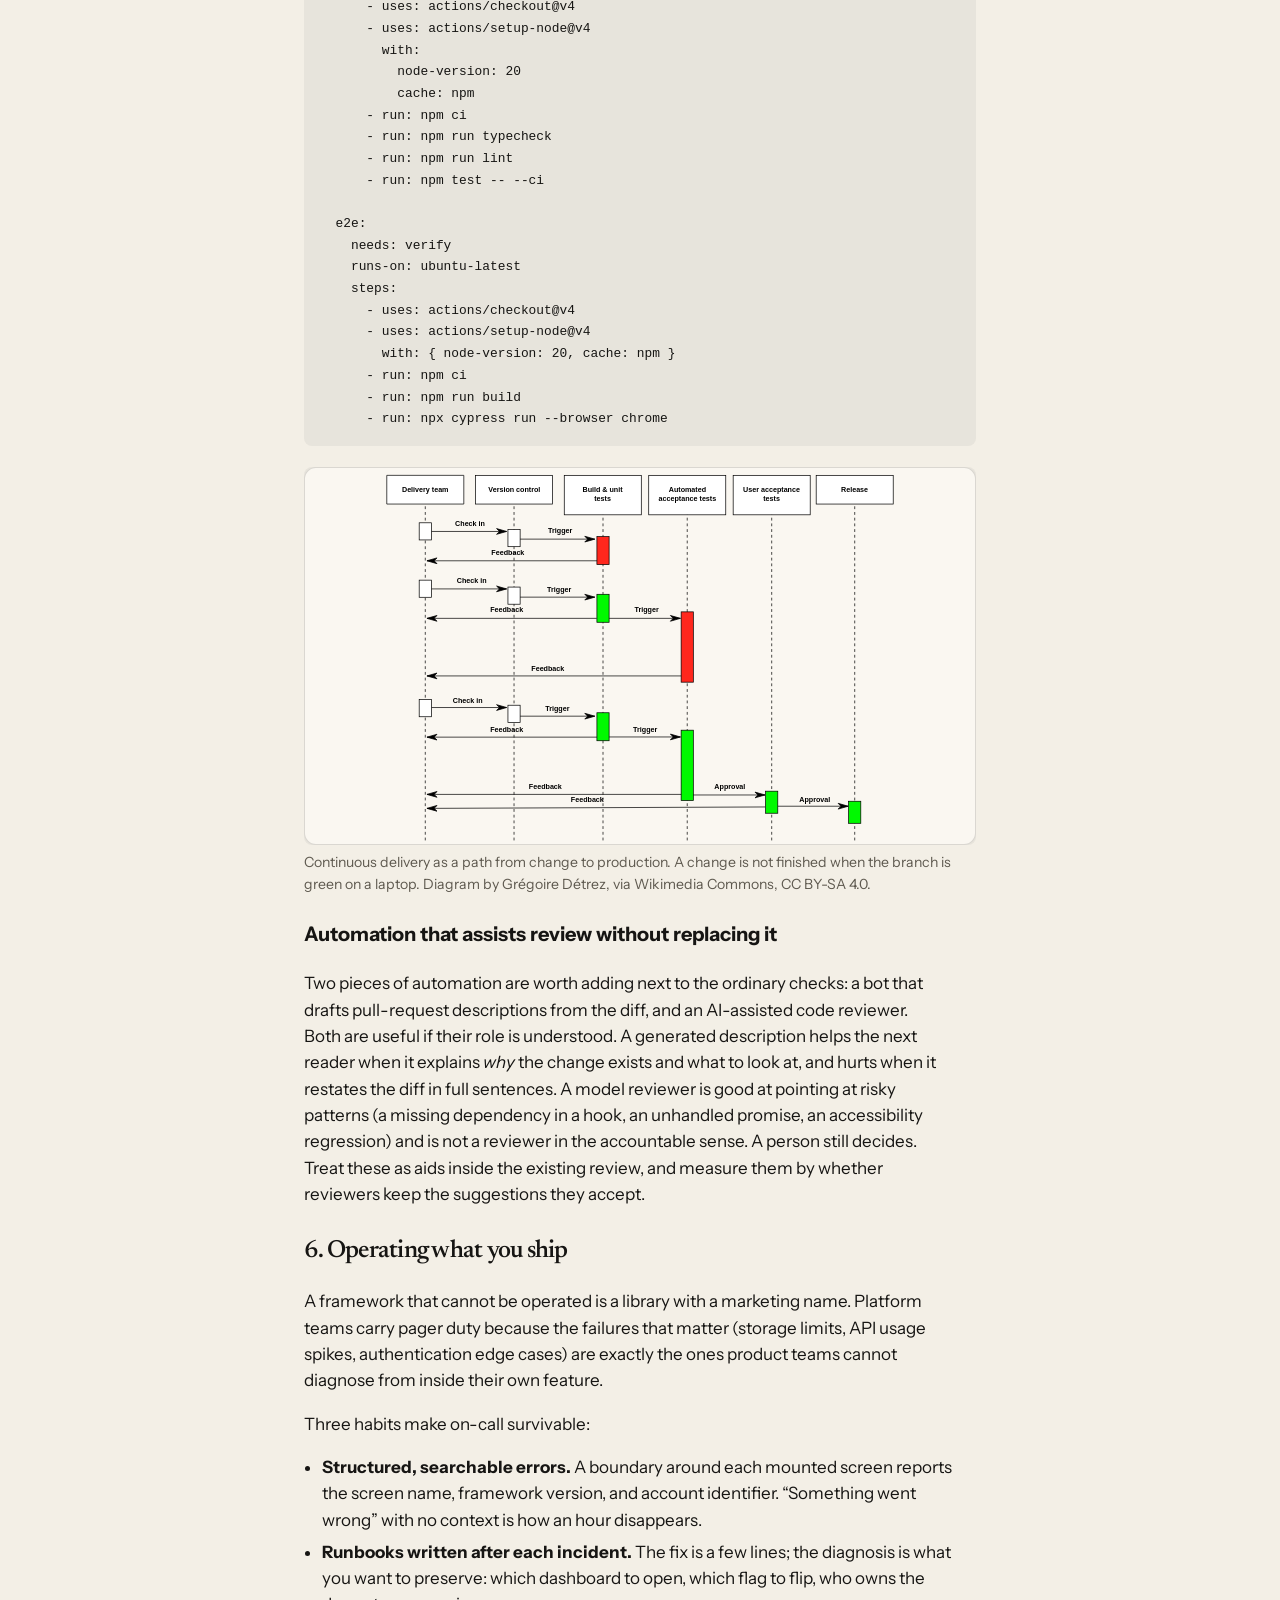
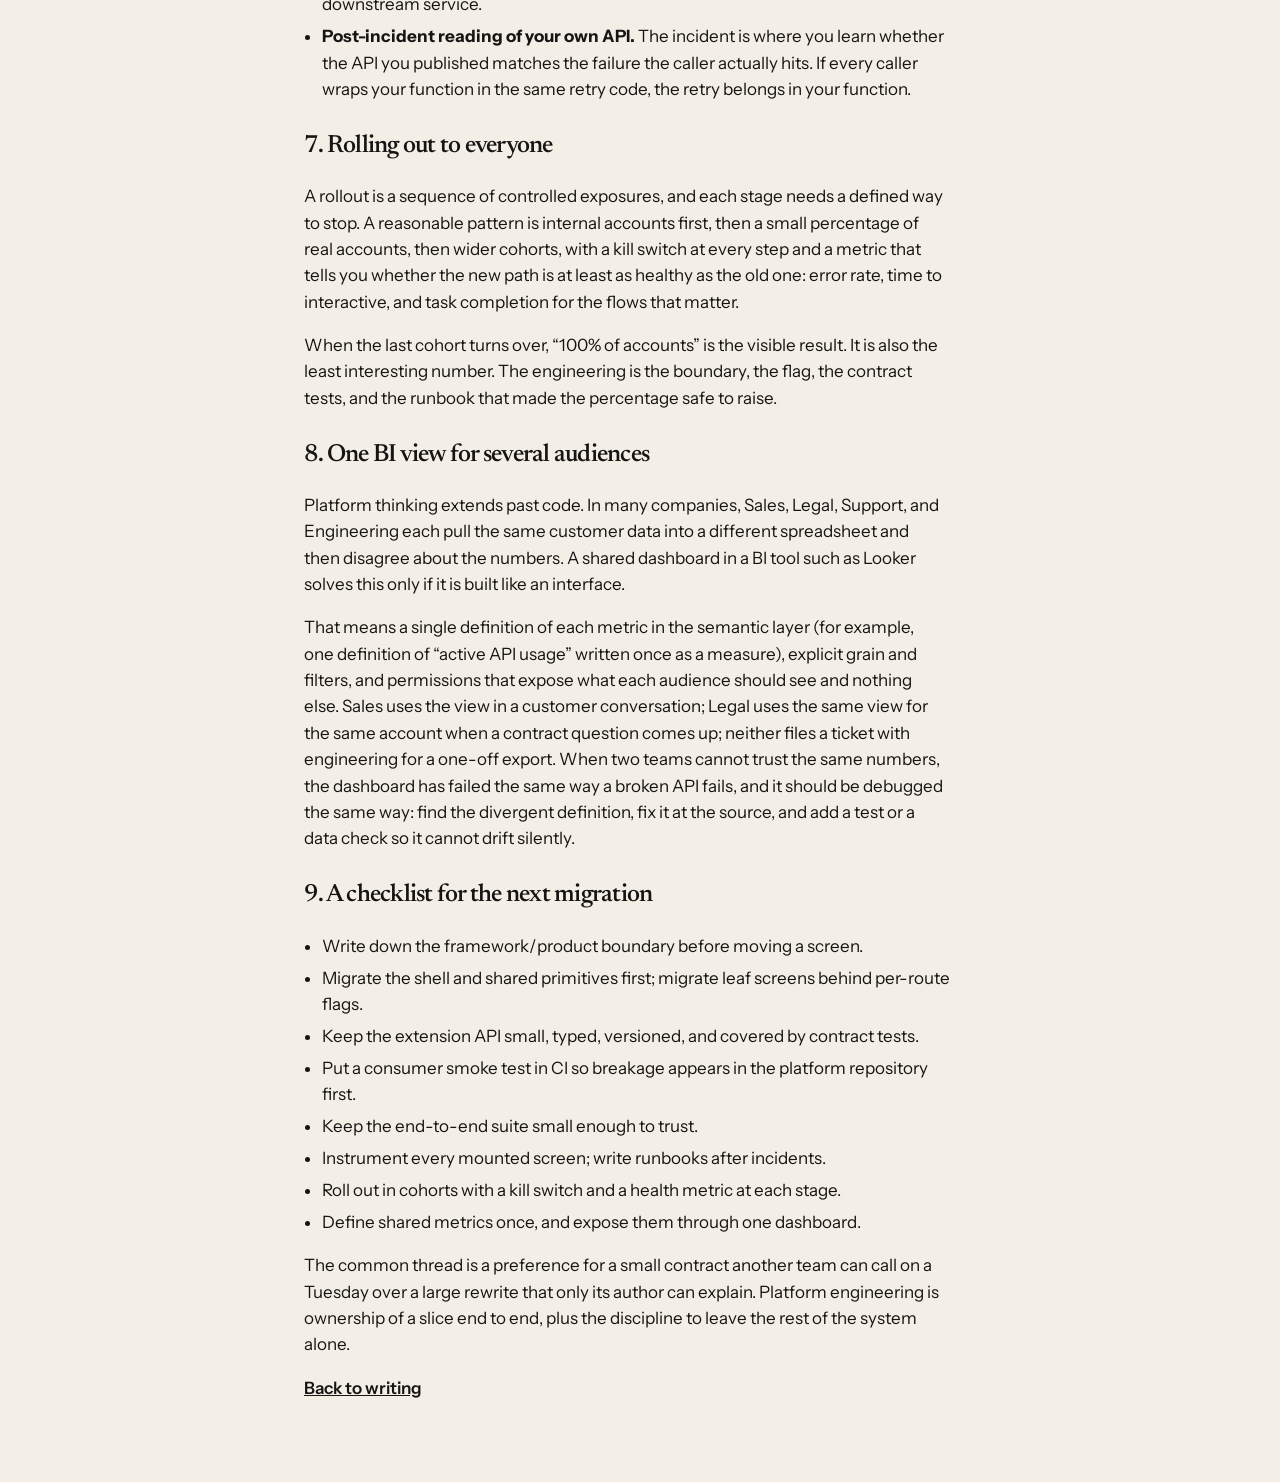
<file: writing/admin-center-react.html>
<!DOCTYPE html>
<html lang="en">
<head>
  <meta charset="UTF-8" />
  <meta name="viewport" content="width=device-width, initial-scale=1" />
  <title>Migrating admin UI, one boundary at a time — Raja Namdeo</title>
  <meta name="description" content="An engineering guide to platform work on a large Rails codebase: migrating an admin surface to React, designing extension points, CI with GitHub Actions, on-call, and shared BI dashboards." />
  <link rel="preconnect" href="https://fonts.googleapis.com" />
  <link href="https://fonts.googleapis.com/css2?family=Instrument+Sans:ital,wght@0,400;0,500;0,600&family=Newsreader:opsz,wght@6..72,400;6..72,550&display=swap" rel="stylesheet" />
  <link rel="stylesheet" href="../styles.css?v=6" />
  <link rel="icon" href="../favicon.svg" type="image/svg+xml" />
  <style>
    .media { position: relative; aspect-ratio: 16 / 9; width: 100%; overflow: hidden; border-radius: 8px; background: rgba(127,127,127,.10); }
    .media img { display: block; width: 100%; height: 100%; object-fit: cover; }
    .media.contain img { object-fit: contain; }
    .media-fallback { display: none; position: absolute; inset: 0; align-items: center; justify-content: center; padding: 24px; text-align: center; font: 500 14px/1.5 "Instrument Sans", system-ui, sans-serif; opacity: .7; border: 1px dashed rgba(127,127,127,.5); border-radius: 8px; }
    .media.is-missing img { display: none; }
    .media.is-missing .media-fallback { display: flex; }
    .diagram { width: 100%; height: auto; display: block; color: inherit; }
    .post pre { overflow-x: auto; padding: 16px; border-radius: 8px; background: rgba(127,127,127,.10); font-size: 14px; line-height: 1.55; }
    .post code { font-family: ui-monospace, SFMono-Regular, Menlo, Consolas, monospace; font-size: .92em; }
  </style>
</head>
<body>
  <header class="topbar">
    <div class="topbar-inner">
      <a class="mark" href="../index.html" aria-label="Raja Namdeo, home"><img src="../favicon.svg" width="32" height="32" alt="" /></a>
      <nav class="nav" aria-label="Page">
        <a href="../index.html#about">About</a>
        <a href="../index.html#experience">Experience</a>
        <a href="../index.html#work">Work</a>
        <a href="../index.html#skills">Skills</a>
        <a href="../index.html#writing">Writing</a>
        <a href="../index.html#contact">Contact</a>
      </nav>
      <div class="top-actions">
        <a class="text-link" href="https://linkedin.com/in/raja-namdeo" target="_blank" rel="noopener">LinkedIn</a>
        <a class="text-link" href="https://github.com/raja-namdeo" target="_blank" rel="noopener">GitHub</a>
        <a class="btn" href="https://drive.google.com/drive/folders/1Tm4S_pmPTaO8bRm-43lsX8sl1SN7FCRW?usp=drive_link" target="_blank" rel="noopener">Résumé</a>
      </div>
      <button class="menu-btn" type="button" aria-expanded="false" aria-controls="mobile-nav">Menu</button>
    </div>
  </header>
  <div class="mobile-nav" id="mobile-nav" hidden>
    <a href="../index.html#about">About</a>
    <a href="../index.html#experience">Experience</a>
    <a href="../index.html#work">Work</a>
    <a href="../index.html#skills">Skills</a>
    <a href="../index.html#writing">Writing</a>
    <a href="../index.html#contact">Contact</a>
    <a href="https://linkedin.com/in/raja-namdeo" target="_blank" rel="noopener">LinkedIn</a>
    <a href="https://github.com/raja-namdeo" target="_blank" rel="noopener">GitHub</a>
    <a href="https://drive.google.com/drive/folders/1Tm4S_pmPTaO8bRm-43lsX8sl1SN7FCRW?usp=drive_link" target="_blank" rel="noopener">Résumé</a>
  </div>
  <main class="post">
    <p class="eyebrow">Engineering · Platform engineering · React, Rails, CI</p>
    <h1>Migrating a Rails-backed admin UI to React, one boundary at a time</h1>
    <p>Most platform work is invisible when it goes well. A product team adds a settings page, a navigation entry, or a table, and it looks and behaves like everything around it. They did not copy markup from a neighboring product. They did not ask the platform team for a private favor. They called a contract that was stable enough to build on. This article is about how to build and protect that contract while the technology underneath it changes, using a common and difficult example: moving the admin surface of a large Ruby on Rails application to React.</p>
    <p>The same ideas apply to any shared UI layer that several teams extend: an internal admin console, a design-system-backed settings area, a navigation shell shared by several products. The stack names change. The failure modes do not.</p>

    <h2>1. What platform engineering actually is</h2>
    <p>A product engineer is measured by what a feature does for a customer. A platform engineer is measured by how much faster other engineers ship features without lowering quality. That sounds like a slogan until you try to measure it, and then it turns into three concrete questions:</p>
    <p>First, can a team extend the system without talking to the platform team? If every extension needs a meeting, the platform is a bottleneck with documentation. Second, when the platform changes, do consumers break silently or loudly? Silent breakage is the expensive kind, because it shows up in production, in a team that did not change anything. Third, can the platform be operated? A shared framework has incidents, and someone has to be on call for them with enough instrumentation to find the cause quickly.</p>
    <p>Everything below follows from taking those three questions seriously: extensibility, safe change, and operability.</p>

    <figure>
      <div class="media">
        <img src="../images/writing/data-center.png" width="1280" height="720" loading="lazy" alt="Rows of servers in a university data center" onerror="this.parentNode.classList.add('is-missing')" />
        <div class="media-fallback" role="img" aria-label="Photo placeholder: rows of servers in a data center">Image unavailable: rows of servers in a data center. A UI platform is shared infrastructure in the same sense: the value is in the common plant, not in any single machine.</div>
      </div>
    </figure>

    <h2>2. Why “rewrite it in React” fails as a plan</h2>
    <p>A migration described as a file-by-file rewrite has no natural end. Pages move, their bugs move with them, and new features keep landing on the old stack because it is the one the team knows. Six months in, two stacks are alive and nobody can say what “done” means. The migration has become a permanent state.</p>
    <p>The alternative is to treat the migration as a boundary-drawing exercise. Before moving any screen, answer one question: which decisions belong to the framework, and which belong to a product team?</p>
    <ul>
      <li><strong>Framework decisions</strong> are the ones every screen shares: the navigation shell, page layout, authentication context, error boundaries, theming, analytics hooks, and the extension points other teams call.</li>
      <li><strong>Product decisions</strong> are the ones only one product understands: the fields on a particular settings form, the validation of a domain rule, the copy.</li>
    </ul>
    <p>Once that line is written down, the migration has an order. Move the shell and shared primitives first, because they are the dependency of everything else. Move leaf screens afterward, in whatever order product teams can absorb. A screen on the old stack keeps working inside the new shell, and a screen on the new stack can be rendered by the old server. Neither side has to wait for the other.</p>

    <figure>
      <svg class="diagram" viewBox="0 0 720 300" role="img" aria-label="Diagram of a strangler migration: a shared React shell hosts new React screens and legacy Rails-rendered screens through a mount boundary, with a feature flag deciding which renders.">
        <title>Strangler migration with a shared shell</title>
        <g fill="none" stroke="currentColor" stroke-width="1.5" font-family="system-ui, sans-serif" font-size="13">
          <rect x="20" y="20" width="680" height="260" rx="10" opacity=".5"/>
          <text x="36" y="44" fill="currentColor" stroke="none" font-weight="600">Shared shell (React): navigation, layout, auth, error boundary, theme</text>
          <rect x="50" y="80" width="190" height="80" rx="8"/>
          <text x="145" y="115" text-anchor="middle" fill="currentColor" stroke="none">New screen</text>
          <text x="145" y="135" text-anchor="middle" fill="currentColor" stroke="none" opacity=".7">React + TypeScript</text>
          <rect x="265" y="80" width="190" height="80" rx="8" stroke-dasharray="6 4"/>
          <text x="360" y="115" text-anchor="middle" fill="currentColor" stroke="none">Mount boundary</text>
          <text x="360" y="135" text-anchor="middle" fill="currentColor" stroke="none" opacity=".7">flag per route</text>
          <rect x="480" y="80" width="190" height="80" rx="8"/>
          <text x="575" y="115" text-anchor="middle" fill="currentColor" stroke="none">Legacy screen</text>
          <text x="575" y="135" text-anchor="middle" fill="currentColor" stroke="none" opacity=".7">Rails-rendered view</text>
          <path d="M240 120H265M455 120H480" marker-end="url(#a)"/>
          <rect x="50" y="195" width="620" height="60" rx="8"/>
          <text x="360" y="222" text-anchor="middle" fill="currentColor" stroke="none">Extension API: register route, nav item, settings panel</text>
          <text x="360" y="241" text-anchor="middle" fill="currentColor" stroke="none" opacity=".7">versioned, typed, covered by contract tests</text>
        </g>
        <defs><marker id="a" viewBox="0 0 10 10" refX="8" refY="5" markerWidth="6" markerHeight="6" orient="auto"><path d="M0 0L10 5L0 10z" fill="currentColor"/></marker></defs>
      </svg>
      <figcaption>The migration order follows the boundary. The shell and extension API move first; screens move behind a per-route flag, so old and new can coexist for as long as they need to.</figcaption>
    </figure>

    <h2>3. Running two stacks without a mess</h2>
    <p>During the migration, Rails and React render in the same product. The practical questions are small and unglamorous, and they decide whether the transition is pleasant.</p>
    <p><strong>Who owns the page frame?</strong> Pick one. The simplest arrangement is a React shell that owns navigation and layout, with legacy pages rendered inside it. Rails serves a bootstrap payload (current user, account, feature flags, locale) as JSON in the initial response, so the shell does not need a round trip to know who it is rendering for.</p>
    <p><strong>How does a route choose a renderer?</strong> A route table in the shell maps a path to either a React component or a legacy view, and a flag decides the winner per account or percentage. The flag is also the rollback. If a migrated screen misbehaves for some accounts, turning the flag off is a configuration change, not a revert and redeploy.</p>
    <p><strong>How do the stacks share state?</strong> As little as possible. The legitimate shared state is identity, permissions, and locale, all of which can be passed down at mount time. Anything richer, such as a shared mutable store between React and legacy JavaScript, creates the coupling the migration is trying to remove.</p>
    <p><strong>How is data fetched?</strong> If the backend exposes GraphQL, the React side can use a typed client with generated hooks, and the schema becomes the contract between front and back end. If it is REST, a thin typed API layer plays the same role. In both cases, keep fetching in one place so that caching, retries, and error normalization are not reimplemented per screen.</p>

    <pre><code>// A route registry entry: one place decides which renderer wins.
type RouteEntry = {
  path: string;
  react?: () =&gt; Promise&lt;{ default: React.ComponentType }&gt;;
  legacy?: { viewId: string };
  flag?: string; // when on, prefer the React renderer
};

export function resolveRenderer(entry: RouteEntry, flags: Set&lt;string&gt;) {
  const preferReact = entry.react &amp;&amp; (!entry.flag || flags.has(entry.flag));
  return preferReact ? { kind: "react" as const } : { kind: "legacy" as const };
}</code></pre>

    <h2>4. Designing the extension points</h2>
    <p>An extension point is a promise. Once another team calls it, every change you make to it is a change to their product. That asks for more discipline than internal code does.</p>
    <ul>
      <li><strong>Make the surface small.</strong> Every option is a future support request. Start with the two or three things teams demonstrably need, such as registering a route, adding a navigation item, and contributing a settings panel.</li>
      <li><strong>Type it.</strong> TypeScript types are documentation that fails the build when it is wrong. A consumer who passes the wrong shape should find out in their editor.</li>
      <li><strong>Version it.</strong> Follow semantic versioning for the package other teams install, and publish a deprecation policy: how long an old API survives, and how consumers will be told.</li>
      <li><strong>Ship codemods.</strong> When a breaking change is unavoidable, a script that rewrites call sites turns a week of coordination into a pull request each team reviews.</li>
      <li><strong>Test the contract, not just the component.</strong> A test that registers a panel the way a real consumer does, mounts the shell, and asserts that the panel appears in the right place is worth more than ten snapshot tests of internal components.</li>
    </ul>
    <p>It also helps to adopt one rule early: no consumer reaches into internal modules. If something is not exported from the package entry point, it is private, and the build enforces it with an exports map or a lint rule.</p>

    <h2>5. CI as a platform feature</h2>
    <p>For a shared framework, CI is not an afterthought; it is the enforcement mechanism for the contract. A UI change should fail in the platform’s pipeline before it fails for a team that only consumes the package.</p>
    <p>A pragmatic GitHub Actions setup for this kind of repository has a few layers:</p>
    <ul>
      <li><strong>Fast checks first:</strong> type-check, lint, and unit tests, run on every push and cached aggressively (dependency cache keyed on the lockfile).</li>
      <li><strong>Component and integration tests:</strong> React Testing Library, querying by role and accessible name instead of class names, so the tests describe behavior a user or assistive technology would notice.</li>
      <li><strong>End-to-end tests:</strong> Cypress for the handful of flows that cross the Rails/React boundary, such as loading the shell, navigating between a legacy page and a migrated one, and saving a setting. Keep this set small and deterministic. A large flaky end-to-end suite teaches everyone to ignore red builds.</li>
      <li><strong>Consumer smoke tests:</strong> build a minimal example consumer against the candidate version of the package. If the example cannot compile, the release does not go out.</li>
    </ul>

    <pre><code>name: platform-ci
on:
  pull_request:
  push:
    branches: [main]

jobs:
  verify:
    runs-on: ubuntu-latest
    steps:
      - uses: actions/checkout@v4
      - uses: actions/setup-node@v4
        with:
          node-version: 20
          cache: npm
      - run: npm ci
      - run: npm run typecheck
      - run: npm run lint
      - run: npm test -- --ci

  e2e:
    needs: verify
    runs-on: ubuntu-latest
    steps:
      - uses: actions/checkout@v4
      - uses: actions/setup-node@v4
        with: { node-version: 20, cache: npm }
      - run: npm ci
      - run: npm run build
      - run: npx cypress run --browser chrome</code></pre>

    <figure>
      <div class="media contain">
        <img src="../images/writing/continuous-delivery.svg" width="1280" height="720" loading="lazy" alt="Diagram of a continuous delivery pipeline from code to production" onerror="this.parentNode.classList.add('is-missing')" />
        <div class="media-fallback" role="img" aria-label="Diagram placeholder: continuous delivery pipeline">Image unavailable: a continuous delivery pipeline running from commit, through build and test stages, to production.</div>
      </div>
      <figcaption>Continuous delivery as a path from change to production. A change is not finished when the branch is green on a laptop. Diagram by Grégoire Détrez, via Wikimedia Commons, CC BY-SA 4.0.</figcaption>
    </figure>

    <h3>Automation that assists review without replacing it</h3>
    <p>Two pieces of automation are worth adding next to the ordinary checks: a bot that drafts pull-request descriptions from the diff, and an AI-assisted code reviewer. Both are useful if their role is understood. A generated description helps the next reader when it explains <em>why</em> the change exists and what to look at, and hurts when it restates the diff in full sentences. A model reviewer is good at pointing at risky patterns (a missing dependency in a hook, an unhandled promise, an accessibility regression) and is not a reviewer in the accountable sense. A person still decides. Treat these as aids inside the existing review, and measure them by whether reviewers keep the suggestions they accept.</p>

    <h2>6. Operating what you ship</h2>
    <p>A framework that cannot be operated is a library with a marketing name. Platform teams carry pager duty because the failures that matter (storage limits, API usage spikes, authentication edge cases) are exactly the ones product teams cannot diagnose from inside their own feature.</p>
    <p>Three habits make on-call survivable:</p>
    <ul>
      <li><strong>Structured, searchable errors.</strong> A boundary around each mounted screen reports the screen name, framework version, and account identifier. “Something went wrong” with no context is how an hour disappears.</li>
      <li><strong>Runbooks written after each incident.</strong> The fix is a few lines; the diagnosis is what you want to preserve: which dashboard to open, which flag to flip, who owns the downstream service.</li>
      <li><strong>Post-incident reading of your own API.</strong> The incident is where you learn whether the API you published matches the failure the caller actually hits. If every caller wraps your function in the same retry code, the retry belongs in your function.</li>
    </ul>

    <h2>7. Rolling out to everyone</h2>
    <p>A rollout is a sequence of controlled exposures, and each stage needs a defined way to stop. A reasonable pattern is internal accounts first, then a small percentage of real accounts, then wider cohorts, with a kill switch at every step and a metric that tells you whether the new path is at least as healthy as the old one: error rate, time to interactive, and task completion for the flows that matter.</p>
    <p>When the last cohort turns over, “100% of accounts” is the visible result. It is also the least interesting number. The engineering is the boundary, the flag, the contract tests, and the runbook that made the percentage safe to raise.</p>

    <h2>8. One BI view for several audiences</h2>
    <p>Platform thinking extends past code. In many companies, Sales, Legal, Support, and Engineering each pull the same customer data into a different spreadsheet and then disagree about the numbers. A shared dashboard in a BI tool such as Looker solves this only if it is built like an interface.</p>
    <p>That means a single definition of each metric in the semantic layer (for example, one definition of “active API usage” written once as a measure), explicit grain and filters, and permissions that expose what each audience should see and nothing else. Sales uses the view in a customer conversation; Legal uses the same view for the same account when a contract question comes up; neither files a ticket with engineering for a one-off export. When two teams cannot trust the same numbers, the dashboard has failed the same way a broken API fails, and it should be debugged the same way: find the divergent definition, fix it at the source, and add a test or a data check so it cannot drift silently.</p>

    <h2>9. A checklist for the next migration</h2>
    <ul>
      <li>Write down the framework/product boundary before moving a screen.</li>
      <li>Migrate the shell and shared primitives first; migrate leaf screens behind per-route flags.</li>
      <li>Keep the extension API small, typed, versioned, and covered by contract tests.</li>
      <li>Put a consumer smoke test in CI so breakage appears in the platform repository first.</li>
      <li>Keep the end-to-end suite small enough to trust.</li>
      <li>Instrument every mounted screen; write runbooks after incidents.</li>
      <li>Roll out in cohorts with a kill switch and a health metric at each stage.</li>
      <li>Define shared metrics once, and expose them through one dashboard.</li>
    </ul>
    <p>The common thread is a preference for a small contract another team can call on a Tuesday over a large rewrite that only its author can explain. Platform engineering is ownership of a slice end to end, plus the discipline to leave the rest of the system alone.</p>
    <p><a href="../index.html#writing">Back to writing</a></p>
  </main>
  <script src="../main.js"></script>
</body>
</html>
</file>
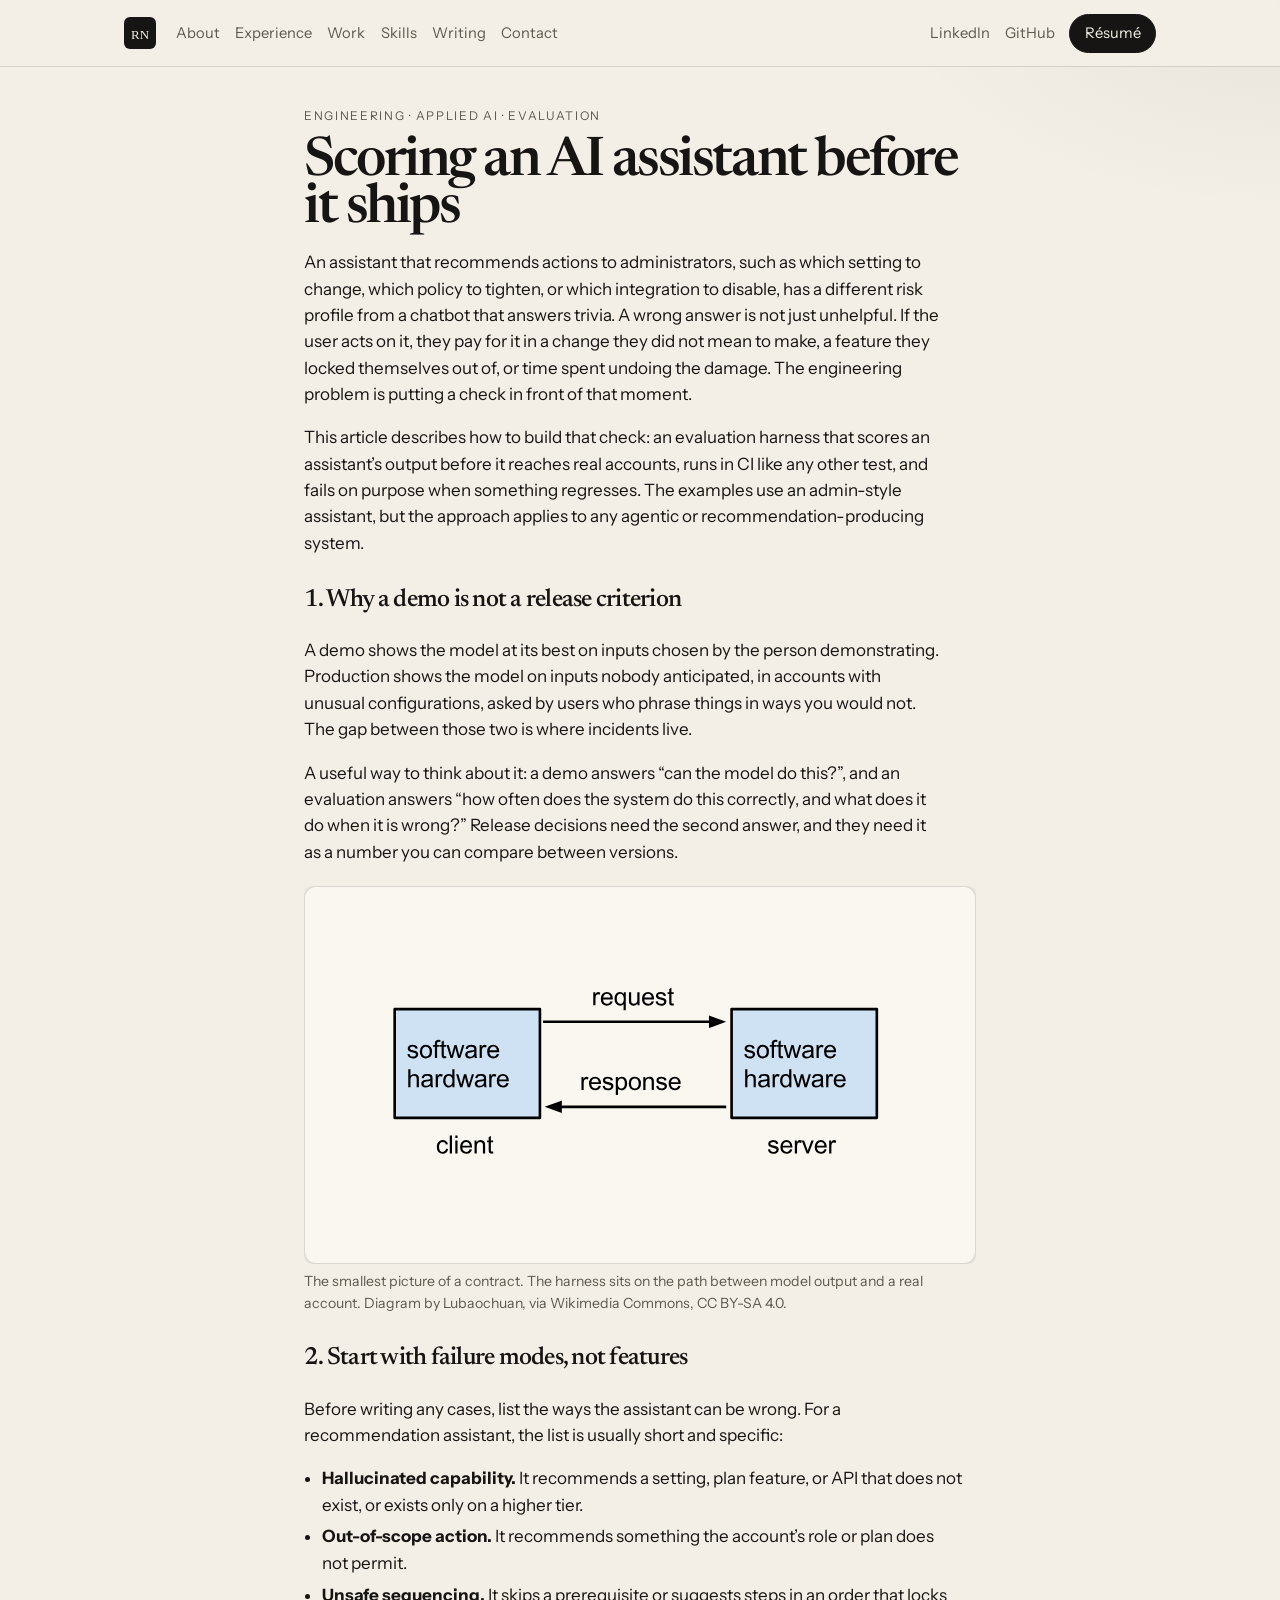
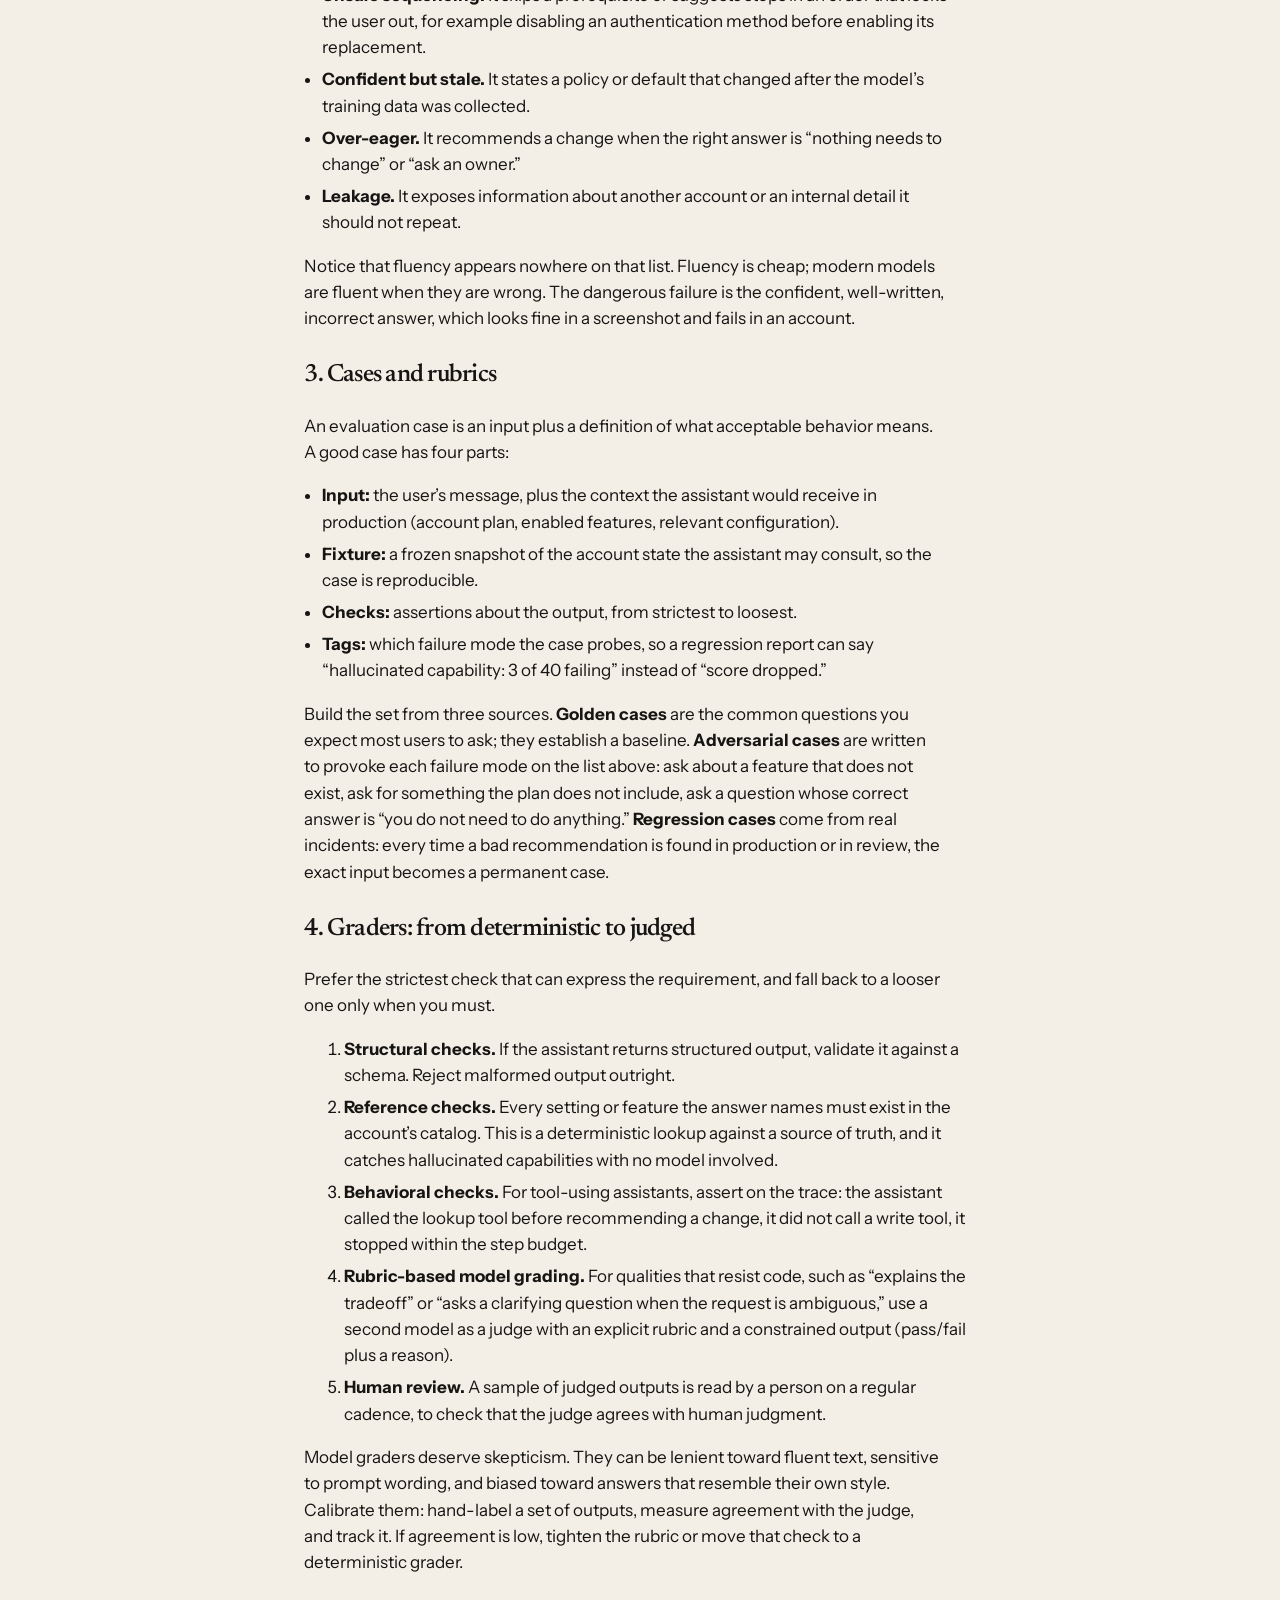
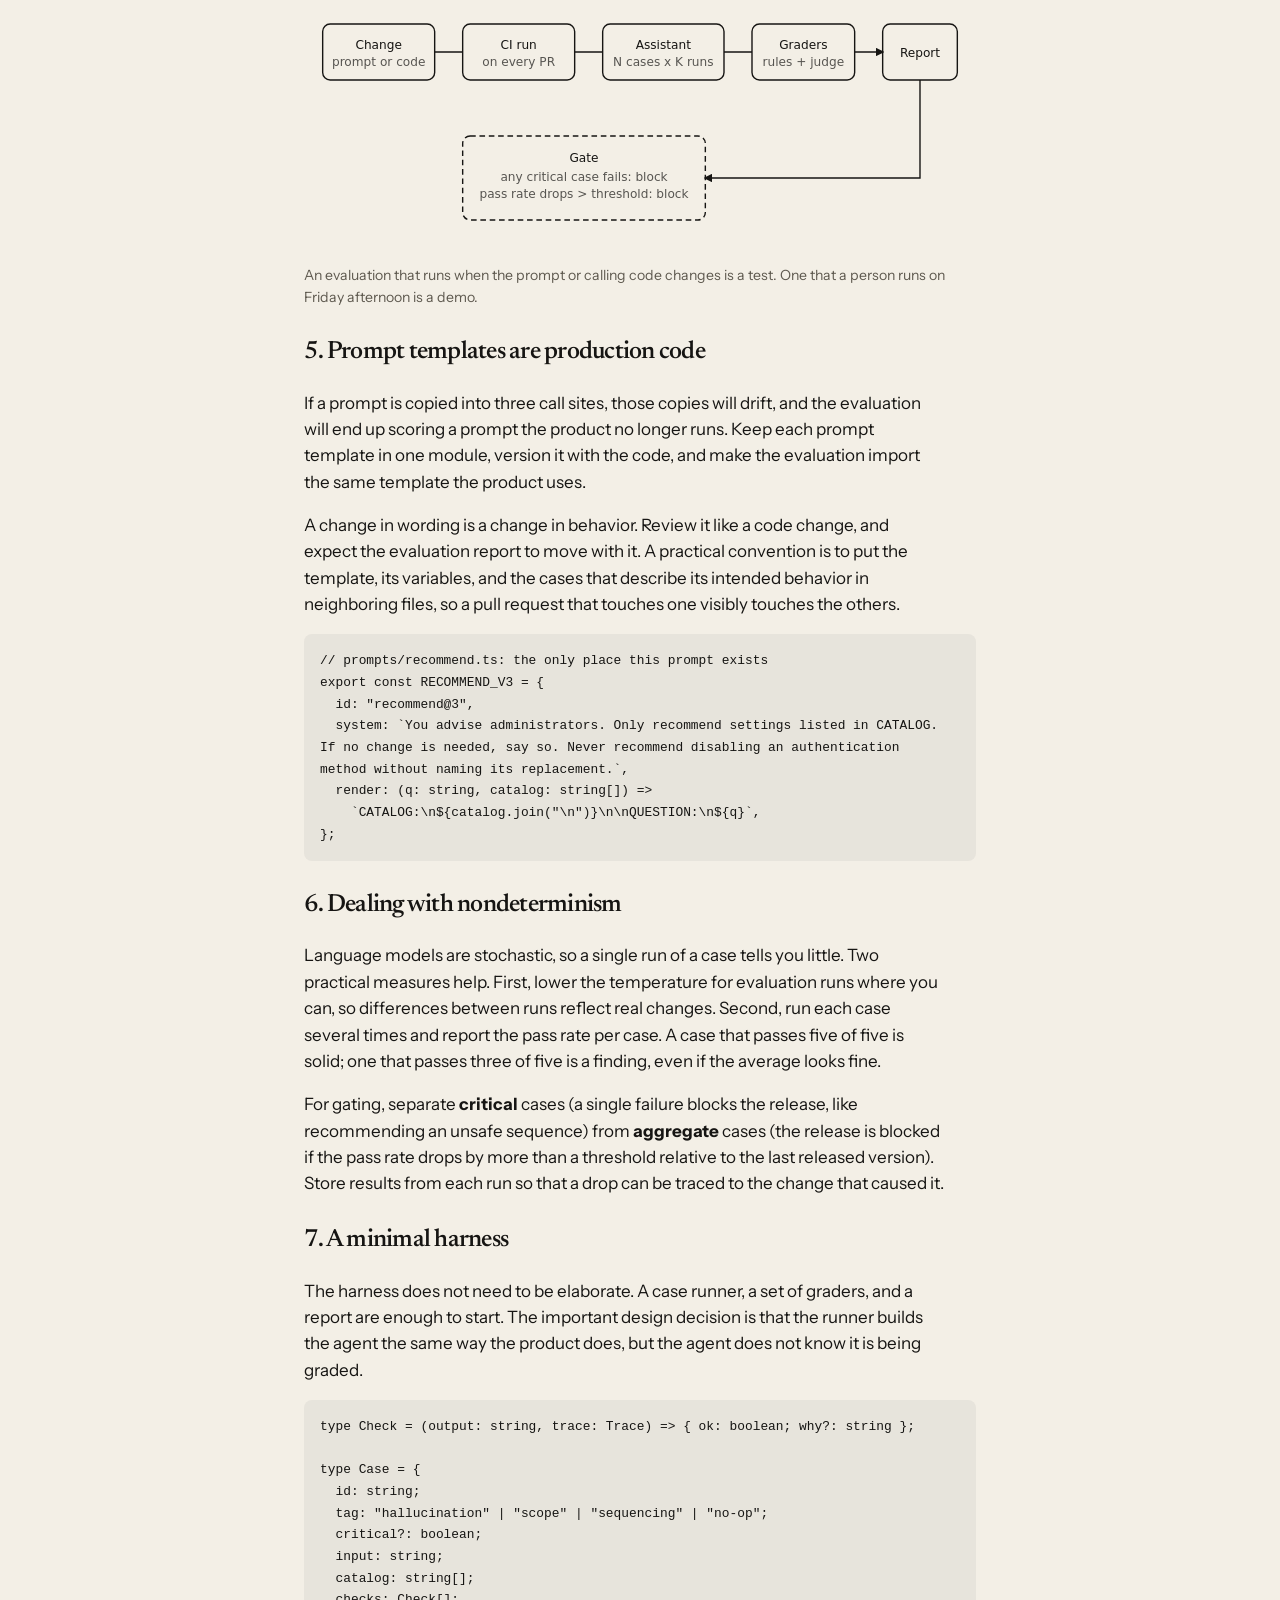
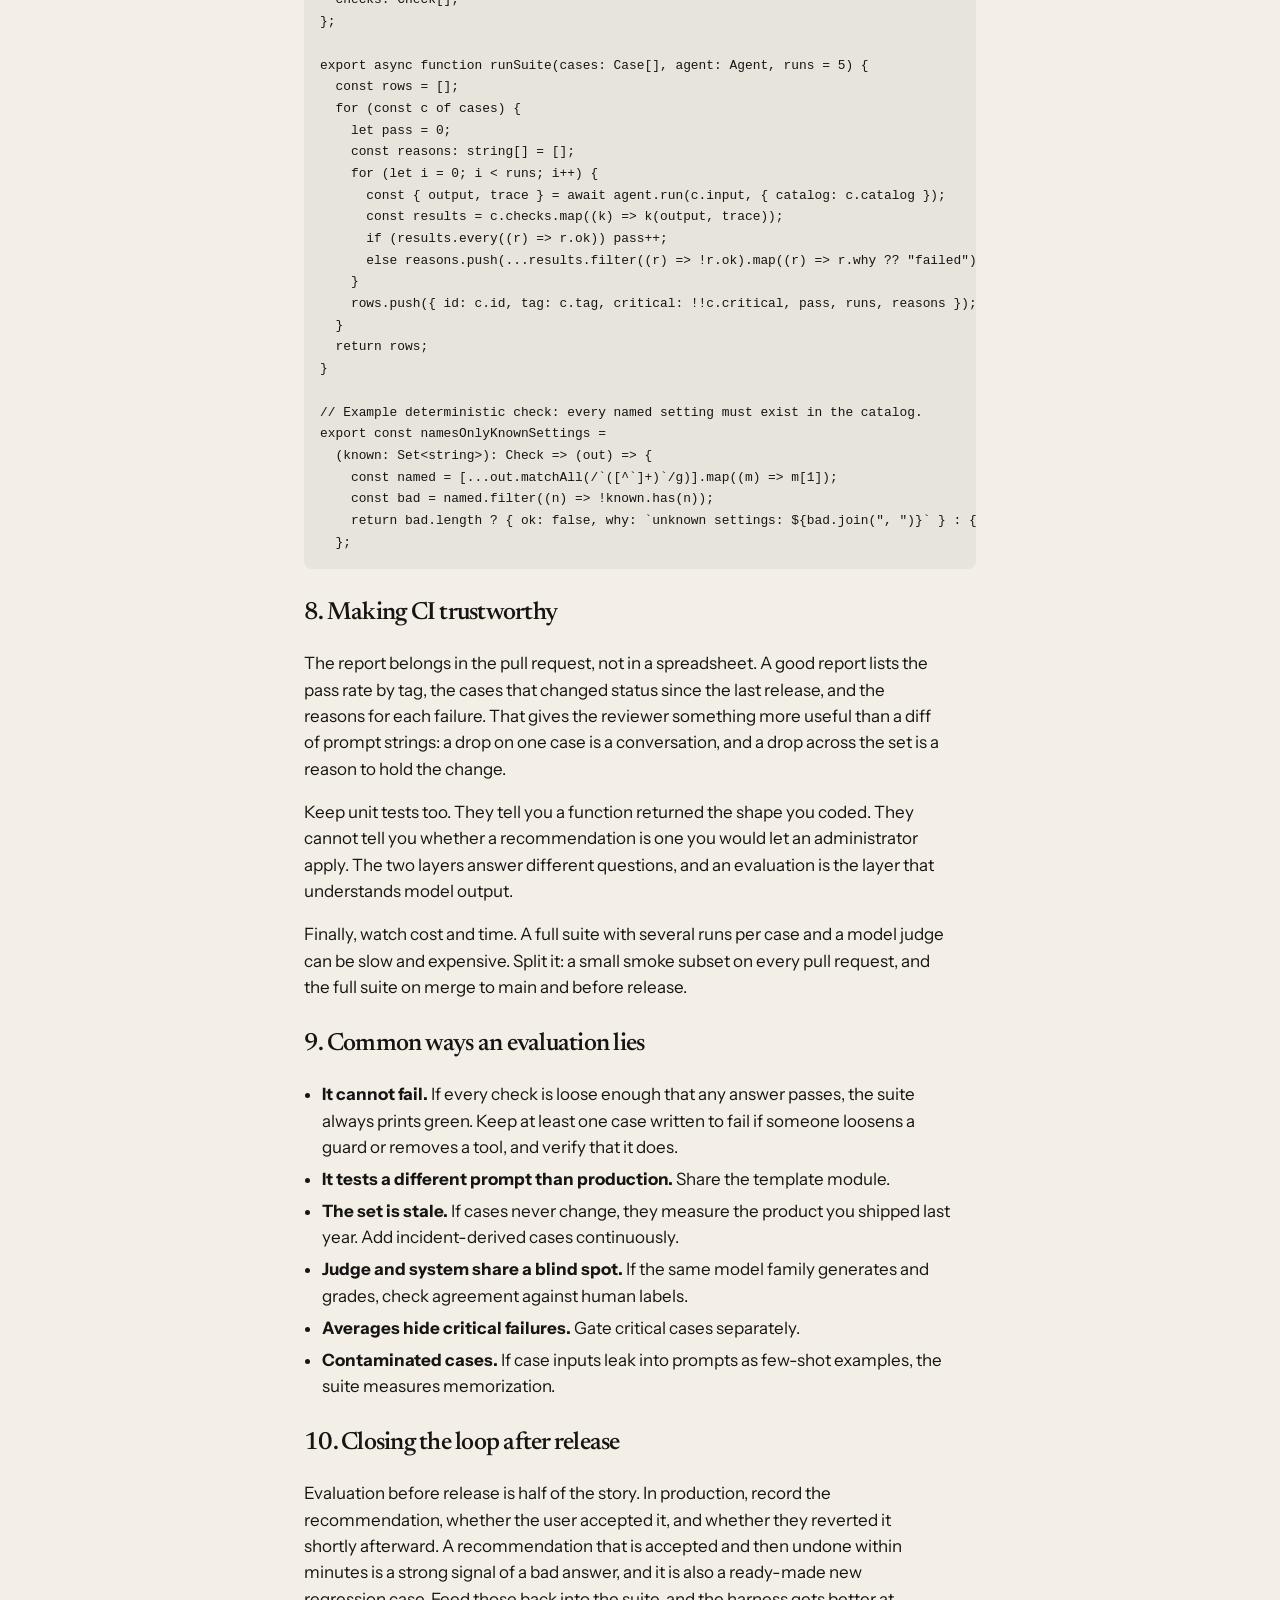
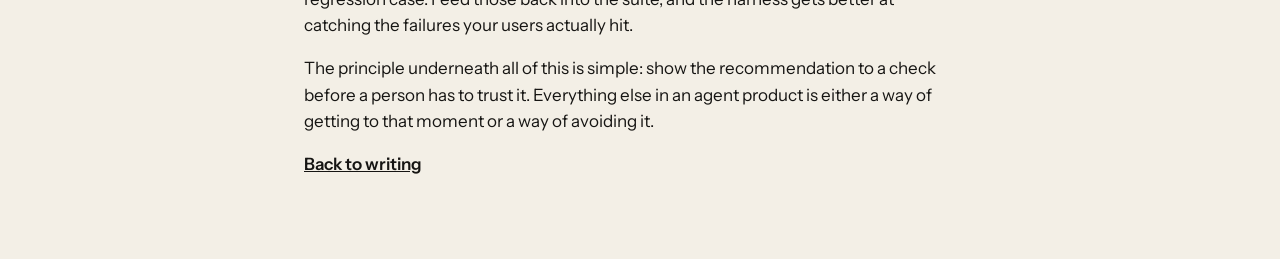
<file: writing/admin-copilot-evaluation.html>
<!DOCTYPE html>
<html lang="en">
<head>
  <meta charset="UTF-8" />
  <meta name="viewport" content="width=device-width, initial-scale=1" />
  <title>Scoring an AI assistant before it ships — Raja Namdeo</title>
  <meta name="description" content="An engineering guide to evaluating an applied-AI assistant before release: rubrics, case sets, graders, prompt templates as code, CI gating, nondeterminism, and a minimal TypeScript harness." />
  <link rel="preconnect" href="https://fonts.googleapis.com" />
  <link href="https://fonts.googleapis.com/css2?family=Instrument+Sans:ital,wght@0,400;0,500;0,600&family=Newsreader:opsz,wght@6..72,400;6..72,550&display=swap" rel="stylesheet" />
  <link rel="stylesheet" href="../styles.css?v=6" />
  <link rel="icon" href="../favicon.svg" type="image/svg+xml" />
  <style>
    .media { position: relative; aspect-ratio: 16 / 9; width: 100%; overflow: hidden; border-radius: 8px; background: rgba(127,127,127,.10); }
    .media img { display: block; width: 100%; height: 100%; object-fit: cover; }
    .media.contain img { object-fit: contain; }
    .media-fallback { display: none; position: absolute; inset: 0; align-items: center; justify-content: center; padding: 24px; text-align: center; font: 500 14px/1.5 "Instrument Sans", system-ui, sans-serif; opacity: .7; border: 1px dashed rgba(127,127,127,.5); border-radius: 8px; }
    .media.is-missing img { display: none; }
    .media.is-missing .media-fallback { display: flex; }
    .diagram { width: 100%; height: auto; display: block; color: inherit; }
    .post pre { overflow-x: auto; padding: 16px; border-radius: 8px; background: rgba(127,127,127,.10); font-size: 14px; line-height: 1.55; }
    .post code { font-family: ui-monospace, SFMono-Regular, Menlo, Consolas, monospace; font-size: .92em; }
  </style>
</head>
<body>
  <header class="topbar">
    <div class="topbar-inner">
      <a class="mark" href="../index.html" aria-label="Raja Namdeo, home"><img src="../favicon.svg" width="32" height="32" alt="" /></a>
      <nav class="nav" aria-label="Page">
        <a href="../index.html#about">About</a>
        <a href="../index.html#experience">Experience</a>
        <a href="../index.html#work">Work</a>
        <a href="../index.html#skills">Skills</a>
        <a href="../index.html#writing">Writing</a>
        <a href="../index.html#contact">Contact</a>
      </nav>
      <div class="top-actions">
        <a class="text-link" href="https://linkedin.com/in/raja-namdeo" target="_blank" rel="noopener">LinkedIn</a>
        <a class="text-link" href="https://github.com/raja-namdeo" target="_blank" rel="noopener">GitHub</a>
        <a class="btn" href="https://drive.google.com/drive/folders/1Tm4S_pmPTaO8bRm-43lsX8sl1SN7FCRW?usp=drive_link" target="_blank" rel="noopener">Résumé</a>
      </div>
      <button class="menu-btn" type="button" aria-expanded="false" aria-controls="mobile-nav">Menu</button>
    </div>
  </header>
  <div class="mobile-nav" id="mobile-nav" hidden>
    <a href="../index.html#about">About</a>
    <a href="../index.html#experience">Experience</a>
    <a href="../index.html#work">Work</a>
    <a href="../index.html#skills">Skills</a>
    <a href="../index.html#writing">Writing</a>
    <a href="../index.html#contact">Contact</a>
    <a href="https://linkedin.com/in/raja-namdeo" target="_blank" rel="noopener">LinkedIn</a>
    <a href="https://github.com/raja-namdeo" target="_blank" rel="noopener">GitHub</a>
    <a href="https://drive.google.com/drive/folders/1Tm4S_pmPTaO8bRm-43lsX8sl1SN7FCRW?usp=drive_link" target="_blank" rel="noopener">Résumé</a>
  </div>
  <main class="post">
    <p class="eyebrow">Engineering · Applied AI · Evaluation</p>
    <h1>Scoring an AI assistant before it ships</h1>
    <p>An assistant that recommends actions to administrators, such as which setting to change, which policy to tighten, or which integration to disable, has a different risk profile from a chatbot that answers trivia. A wrong answer is not just unhelpful. If the user acts on it, they pay for it in a change they did not mean to make, a feature they locked themselves out of, or time spent undoing the damage. The engineering problem is putting a check in front of that moment.</p>
    <p>This article describes how to build that check: an evaluation harness that scores an assistant’s output before it reaches real accounts, runs in CI like any other test, and fails on purpose when something regresses. The examples use an admin-style assistant, but the approach applies to any agentic or recommendation-producing system.</p>

    <h2>1. Why a demo is not a release criterion</h2>
    <p>A demo shows the model at its best on inputs chosen by the person demonstrating. Production shows the model on inputs nobody anticipated, in accounts with unusual configurations, asked by users who phrase things in ways you would not. The gap between those two is where incidents live.</p>
    <p>A useful way to think about it: a demo answers “can the model do this?”, and an evaluation answers “how often does the system do this correctly, and what does it do when it is wrong?” Release decisions need the second answer, and they need it as a number you can compare between versions.</p>

    <figure>
      <div class="media contain">
        <img src="../images/writing/client-server.svg" width="1280" height="720" loading="lazy" alt="Diagram of a client talking to a server" onerror="this.parentNode.classList.add('is-missing')" />
        <div class="media-fallback" role="img" aria-label="Diagram placeholder: a client and a server exchanging requests">Image unavailable: a client sending requests to a server. An evaluation harness is a contract of the same kind: nothing crosses into a real account until a case has looked at it.</div>
      </div>
      <figcaption>The smallest picture of a contract. The harness sits on the path between model output and a real account. Diagram by Lubaochuan, via Wikimedia Commons, CC BY-SA 4.0.</figcaption>
    </figure>

    <h2>2. Start with failure modes, not features</h2>
    <p>Before writing any cases, list the ways the assistant can be wrong. For a recommendation assistant, the list is usually short and specific:</p>
    <ul>
      <li><strong>Hallucinated capability.</strong> It recommends a setting, plan feature, or API that does not exist, or exists only on a higher tier.</li>
      <li><strong>Out-of-scope action.</strong> It recommends something the account’s role or plan does not permit.</li>
      <li><strong>Unsafe sequencing.</strong> It skips a prerequisite or suggests steps in an order that locks the user out, for example disabling an authentication method before enabling its replacement.</li>
      <li><strong>Confident but stale.</strong> It states a policy or default that changed after the model’s training data was collected.</li>
      <li><strong>Over-eager.</strong> It recommends a change when the right answer is “nothing needs to change” or “ask an owner.”</li>
      <li><strong>Leakage.</strong> It exposes information about another account or an internal detail it should not repeat.</li>
    </ul>
    <p>Notice that fluency appears nowhere on that list. Fluency is cheap; modern models are fluent when they are wrong. The dangerous failure is the confident, well-written, incorrect answer, which looks fine in a screenshot and fails in an account.</p>

    <h2>3. Cases and rubrics</h2>
    <p>An evaluation case is an input plus a definition of what acceptable behavior means. A good case has four parts:</p>
    <ul>
      <li><strong>Input:</strong> the user’s message, plus the context the assistant would receive in production (account plan, enabled features, relevant configuration).</li>
      <li><strong>Fixture:</strong> a frozen snapshot of the account state the assistant may consult, so the case is reproducible.</li>
      <li><strong>Checks:</strong> assertions about the output, from strictest to loosest.</li>
      <li><strong>Tags:</strong> which failure mode the case probes, so a regression report can say “hallucinated capability: 3 of 40 failing” instead of “score dropped.”</li>
    </ul>
    <p>Build the set from three sources. <strong>Golden cases</strong> are the common questions you expect most users to ask; they establish a baseline. <strong>Adversarial cases</strong> are written to provoke each failure mode on the list above: ask about a feature that does not exist, ask for something the plan does not include, ask a question whose correct answer is “you do not need to do anything.” <strong>Regression cases</strong> come from real incidents: every time a bad recommendation is found in production or in review, the exact input becomes a permanent case.</p>

    <h2>4. Graders: from deterministic to judged</h2>
    <p>Prefer the strictest check that can express the requirement, and fall back to a looser one only when you must.</p>
    <ol>
      <li><strong>Structural checks.</strong> If the assistant returns structured output, validate it against a schema. Reject malformed output outright.</li>
      <li><strong>Reference checks.</strong> Every setting or feature the answer names must exist in the account’s catalog. This is a deterministic lookup against a source of truth, and it catches hallucinated capabilities with no model involved.</li>
      <li><strong>Behavioral checks.</strong> For tool-using assistants, assert on the trace: the assistant called the lookup tool before recommending a change, it did not call a write tool, it stopped within the step budget.</li>
      <li><strong>Rubric-based model grading.</strong> For qualities that resist code, such as “explains the tradeoff” or “asks a clarifying question when the request is ambiguous,” use a second model as a judge with an explicit rubric and a constrained output (pass/fail plus a reason).</li>
      <li><strong>Human review.</strong> A sample of judged outputs is read by a person on a regular cadence, to check that the judge agrees with human judgment.</li>
    </ol>
    <p>Model graders deserve skepticism. They can be lenient toward fluent text, sensitive to prompt wording, and biased toward answers that resemble their own style. Calibrate them: hand-label a set of outputs, measure agreement with the judge, and track it. If agreement is low, tighten the rubric or move that check to a deterministic grader.</p>

    <figure>
      <svg class="diagram" viewBox="0 0 720 280" role="img" aria-label="Pipeline diagram: change to prompt or code triggers CI, which runs the case set against the assistant, applies graders, produces a report, and gates the release.">
        <title>Evaluation in CI</title>
        <g fill="none" stroke="currentColor" stroke-width="1.5" font-family="system-ui, sans-serif" font-size="13">
          <rect x="20" y="30" width="120" height="60" rx="8"/>
          <text x="80" y="57" text-anchor="middle" fill="currentColor" stroke="none">Change</text>
          <text x="80" y="75" text-anchor="middle" fill="currentColor" stroke="none" opacity=".7">prompt or code</text>
          <rect x="170" y="30" width="120" height="60" rx="8"/>
          <text x="230" y="57" text-anchor="middle" fill="currentColor" stroke="none">CI run</text>
          <text x="230" y="75" text-anchor="middle" fill="currentColor" stroke="none" opacity=".7">on every PR</text>
          <rect x="320" y="30" width="130" height="60" rx="8"/>
          <text x="385" y="57" text-anchor="middle" fill="currentColor" stroke="none">Assistant</text>
          <text x="385" y="75" text-anchor="middle" fill="currentColor" stroke="none" opacity=".7">N cases x K runs</text>
          <rect x="480" y="30" width="110" height="60" rx="8"/>
          <text x="535" y="57" text-anchor="middle" fill="currentColor" stroke="none">Graders</text>
          <text x="535" y="75" text-anchor="middle" fill="currentColor" stroke="none" opacity=".7">rules + judge</text>
          <rect x="620" y="30" width="80" height="60" rx="8"/>
          <text x="660" y="65" text-anchor="middle" fill="currentColor" stroke="none">Report</text>
          <path d="M140 60H170M290 60H320M450 60H480M590 60H620" marker-end="url(#b)"/>
          <rect x="170" y="150" width="260" height="90" rx="8" stroke-dasharray="6 4"/>
          <text x="300" y="178" text-anchor="middle" fill="currentColor" stroke="none">Gate</text>
          <text x="300" y="198" text-anchor="middle" fill="currentColor" stroke="none" opacity=".7">any critical case fails: block</text>
          <text x="300" y="216" text-anchor="middle" fill="currentColor" stroke="none" opacity=".7">pass rate drops > threshold: block</text>
          <path d="M660 90V195H430" marker-end="url(#b)"/>
        </g>
        <defs><marker id="b" viewBox="0 0 10 10" refX="8" refY="5" markerWidth="6" markerHeight="6" orient="auto"><path d="M0 0L10 5L0 10z" fill="currentColor"/></marker></defs>
      </svg>
      <figcaption>An evaluation that runs when the prompt or calling code changes is a test. One that a person runs on Friday afternoon is a demo.</figcaption>
    </figure>

    <h2>5. Prompt templates are production code</h2>
    <p>If a prompt is copied into three call sites, those copies will drift, and the evaluation will end up scoring a prompt the product no longer runs. Keep each prompt template in one module, version it with the code, and make the evaluation import the same template the product uses.</p>
    <p>A change in wording is a change in behavior. Review it like a code change, and expect the evaluation report to move with it. A practical convention is to put the template, its variables, and the cases that describe its intended behavior in neighboring files, so a pull request that touches one visibly touches the others.</p>

    <pre><code>// prompts/recommend.ts: the only place this prompt exists
export const RECOMMEND_V3 = {
  id: "recommend@3",
  system: `You advise administrators. Only recommend settings listed in CATALOG.
If no change is needed, say so. Never recommend disabling an authentication
method without naming its replacement.`,
  render: (q: string, catalog: string[]) =&gt;
    `CATALOG:\n${catalog.join("\n")}\n\nQUESTION:\n${q}`,
};</code></pre>

    <h2>6. Dealing with nondeterminism</h2>
    <p>Language models are stochastic, so a single run of a case tells you little. Two practical measures help. First, lower the temperature for evaluation runs where you can, so differences between runs reflect real changes. Second, run each case several times and report the pass rate per case. A case that passes five of five is solid; one that passes three of five is a finding, even if the average looks fine.</p>
    <p>For gating, separate <strong>critical</strong> cases (a single failure blocks the release, like recommending an unsafe sequence) from <strong>aggregate</strong> cases (the release is blocked if the pass rate drops by more than a threshold relative to the last released version). Store results from each run so that a drop can be traced to the change that caused it.</p>

    <h2>7. A minimal harness</h2>
    <p>The harness does not need to be elaborate. A case runner, a set of graders, and a report are enough to start. The important design decision is that the runner builds the agent the same way the product does, but the agent does not know it is being graded.</p>

    <pre><code>type Check = (output: string, trace: Trace) =&gt; { ok: boolean; why?: string };

type Case = {
  id: string;
  tag: "hallucination" | "scope" | "sequencing" | "no-op";
  critical?: boolean;
  input: string;
  catalog: string[];
  checks: Check[];
};

export async function runSuite(cases: Case[], agent: Agent, runs = 5) {
  const rows = [];
  for (const c of cases) {
    let pass = 0;
    const reasons: string[] = [];
    for (let i = 0; i &lt; runs; i++) {
      const { output, trace } = await agent.run(c.input, { catalog: c.catalog });
      const results = c.checks.map((k) =&gt; k(output, trace));
      if (results.every((r) =&gt; r.ok)) pass++;
      else reasons.push(...results.filter((r) =&gt; !r.ok).map((r) =&gt; r.why ?? "failed"));
    }
    rows.push({ id: c.id, tag: c.tag, critical: !!c.critical, pass, runs, reasons });
  }
  return rows;
}

// Example deterministic check: every named setting must exist in the catalog.
export const namesOnlyKnownSettings =
  (known: Set&lt;string&gt;): Check =&gt; (out) =&gt; {
    const named = [...out.matchAll(/`([^`]+)`/g)].map((m) =&gt; m[1]);
    const bad = named.filter((n) =&gt; !known.has(n));
    return bad.length ? { ok: false, why: `unknown settings: ${bad.join(", ")}` } : { ok: true };
  };</code></pre>

    <h2>8. Making CI trustworthy</h2>
    <p>The report belongs in the pull request, not in a spreadsheet. A good report lists the pass rate by tag, the cases that changed status since the last release, and the reasons for each failure. That gives the reviewer something more useful than a diff of prompt strings: a drop on one case is a conversation, and a drop across the set is a reason to hold the change.</p>
    <p>Keep unit tests too. They tell you a function returned the shape you coded. They cannot tell you whether a recommendation is one you would let an administrator apply. The two layers answer different questions, and an evaluation is the layer that understands model output.</p>
    <p>Finally, watch cost and time. A full suite with several runs per case and a model judge can be slow and expensive. Split it: a small smoke subset on every pull request, and the full suite on merge to main and before release.</p>

    <h2>9. Common ways an evaluation lies</h2>
    <ul>
      <li><strong>It cannot fail.</strong> If every check is loose enough that any answer passes, the suite always prints green. Keep at least one case written to fail if someone loosens a guard or removes a tool, and verify that it does.</li>
      <li><strong>It tests a different prompt than production.</strong> Share the template module.</li>
      <li><strong>The set is stale.</strong> If cases never change, they measure the product you shipped last year. Add incident-derived cases continuously.</li>
      <li><strong>Judge and system share a blind spot.</strong> If the same model family generates and grades, check agreement against human labels.</li>
      <li><strong>Averages hide critical failures.</strong> Gate critical cases separately.</li>
      <li><strong>Contaminated cases.</strong> If case inputs leak into prompts as few-shot examples, the suite measures memorization.</li>
    </ul>

    <h2>10. Closing the loop after release</h2>
    <p>Evaluation before release is half of the story. In production, record the recommendation, whether the user accepted it, and whether they reverted it shortly afterward. A recommendation that is accepted and then undone within minutes is a strong signal of a bad answer, and it is also a ready-made new regression case. Feed those back into the suite, and the harness gets better at catching the failures your users actually hit.</p>
    <p>The principle underneath all of this is simple: show the recommendation to a check before a person has to trust it. Everything else in an agent product is either a way of getting to that moment or a way of avoiding it.</p>
    <p><a href="../index.html#writing">Back to writing</a></p>
  </main>
  <script src="../main.js"></script>
</body>
</html>
</file>
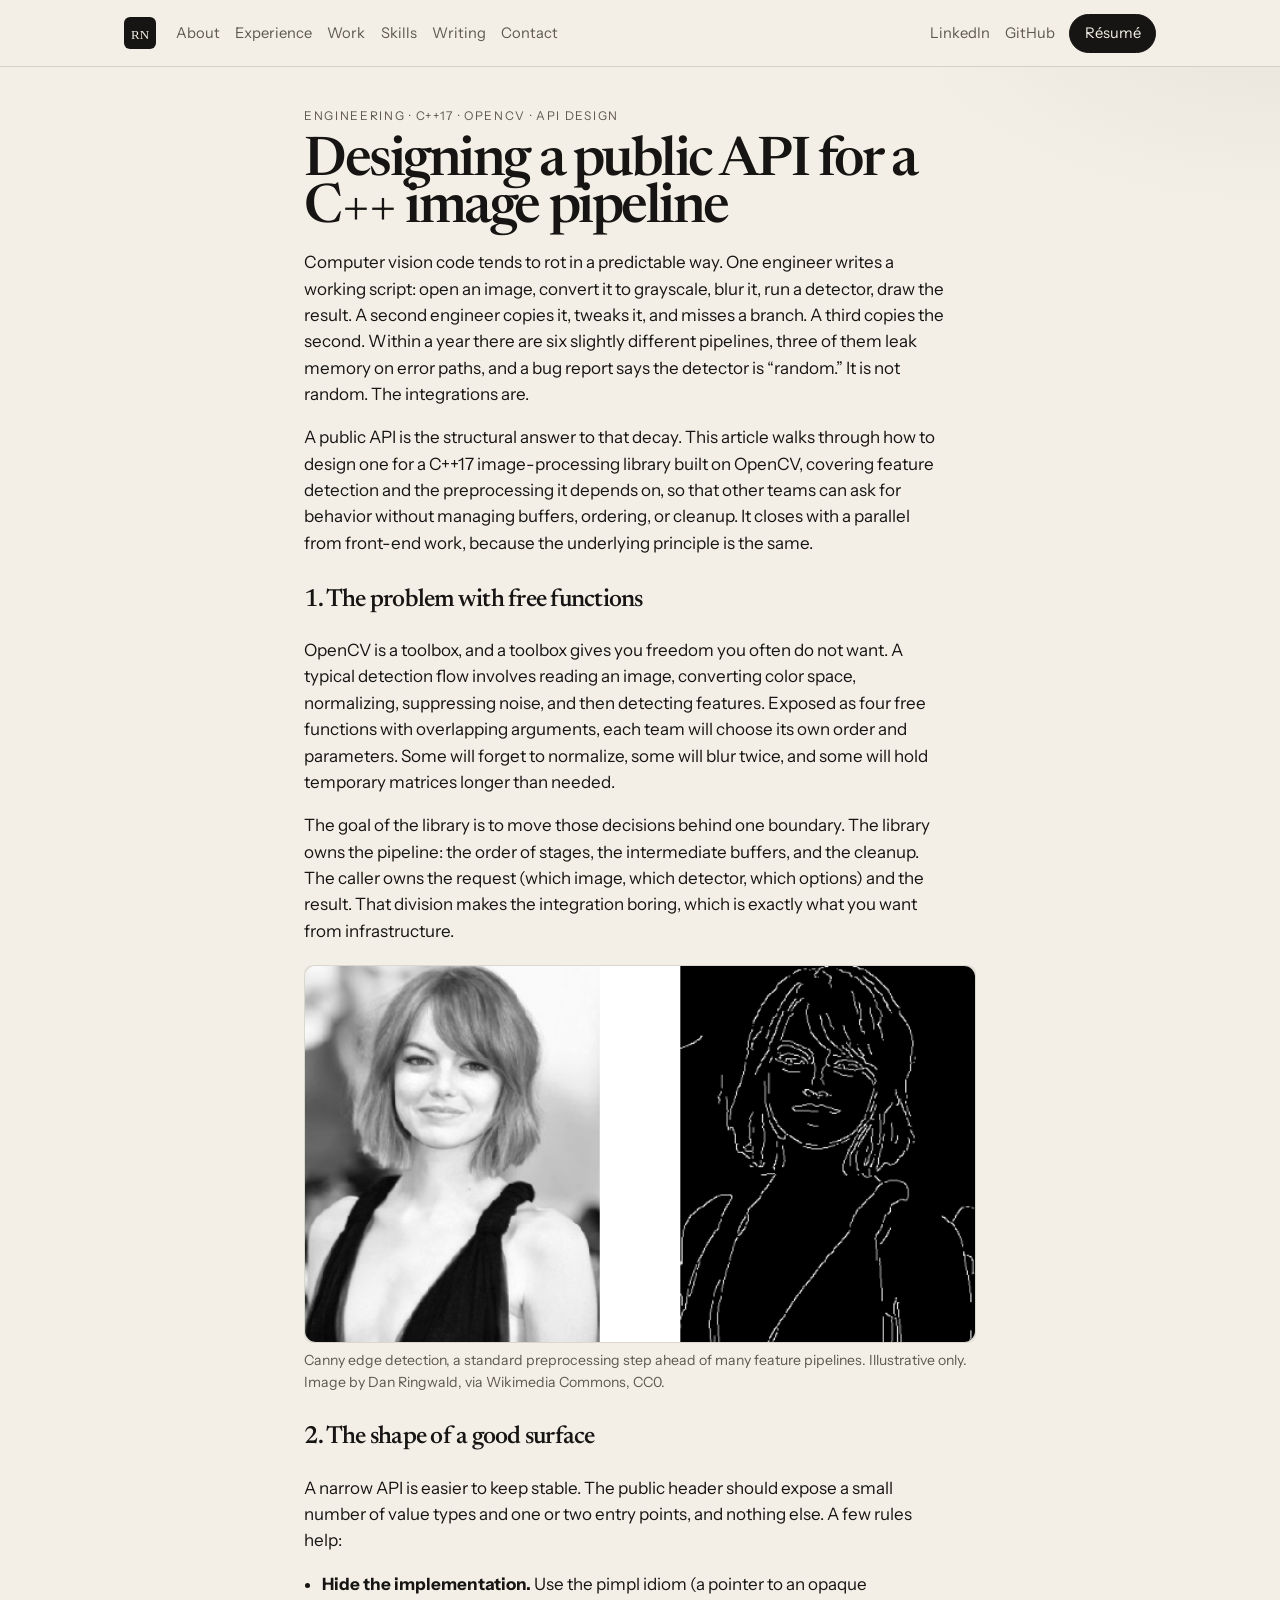
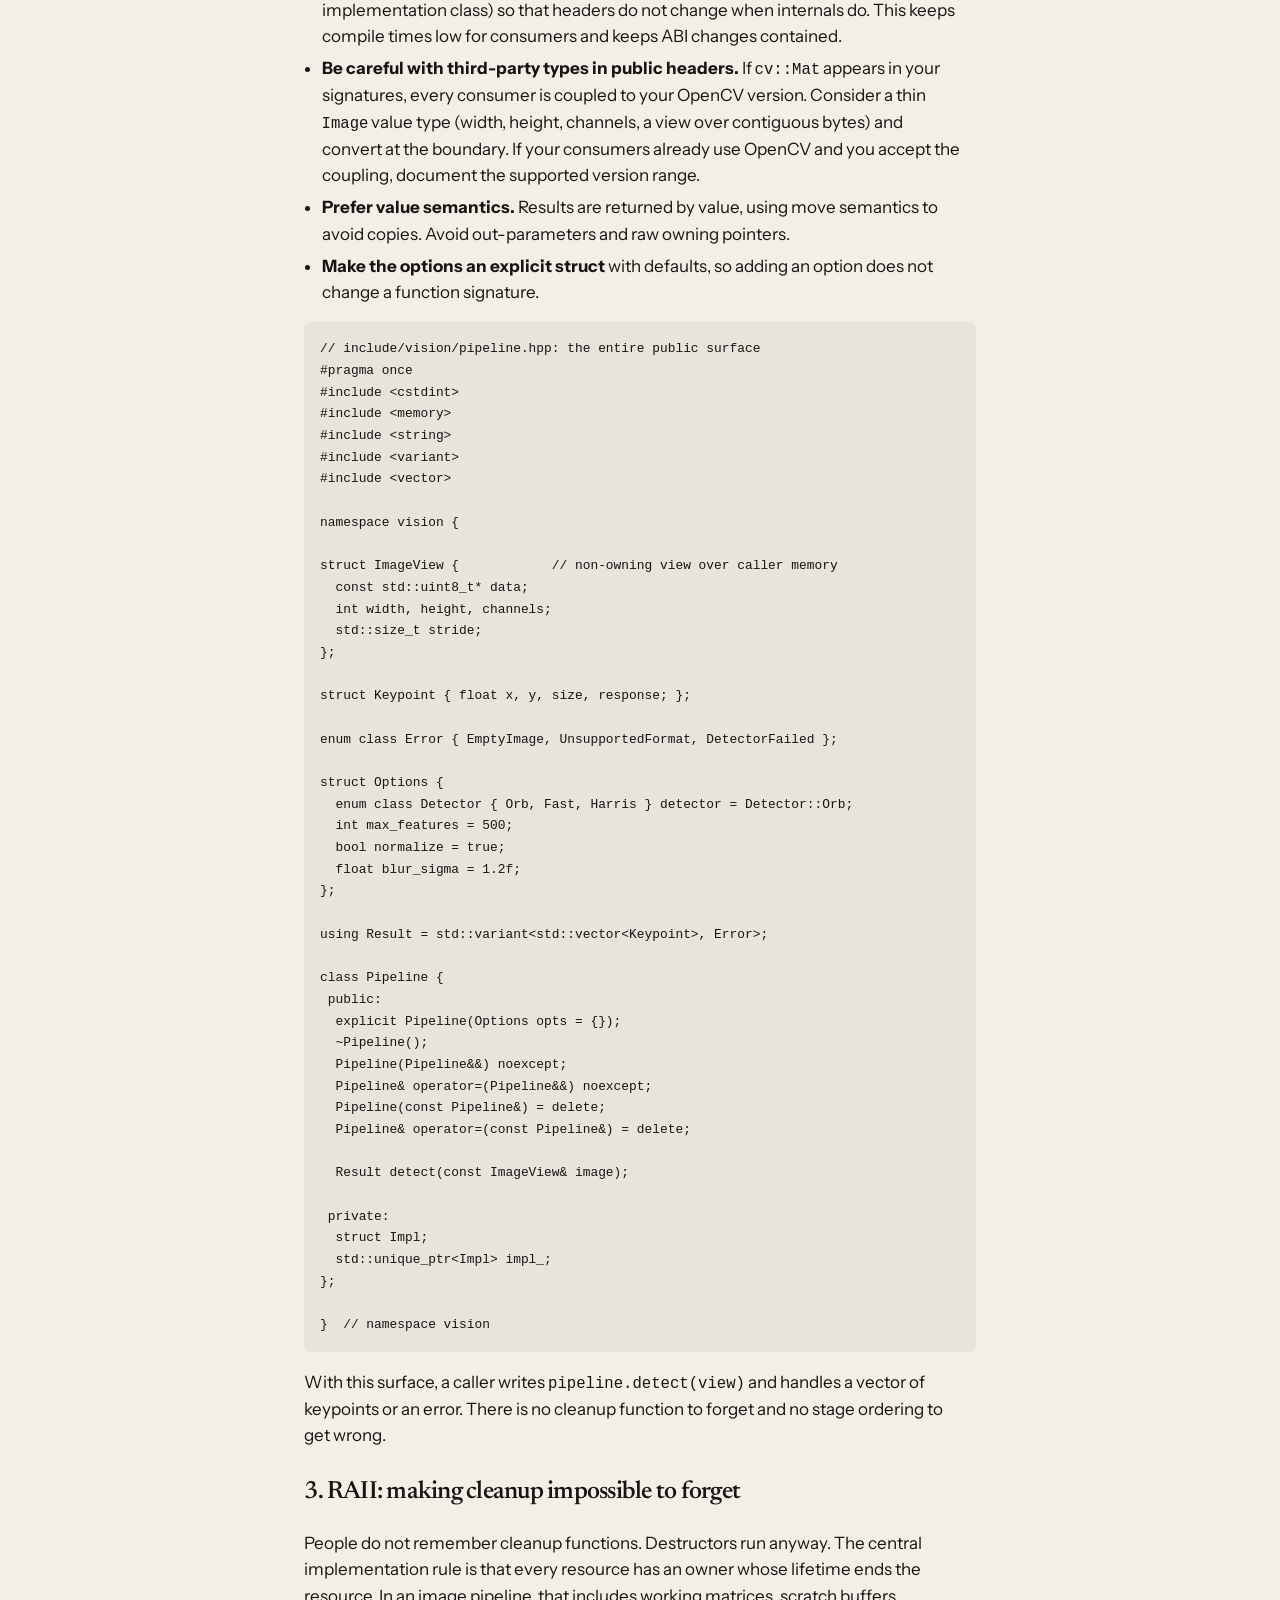
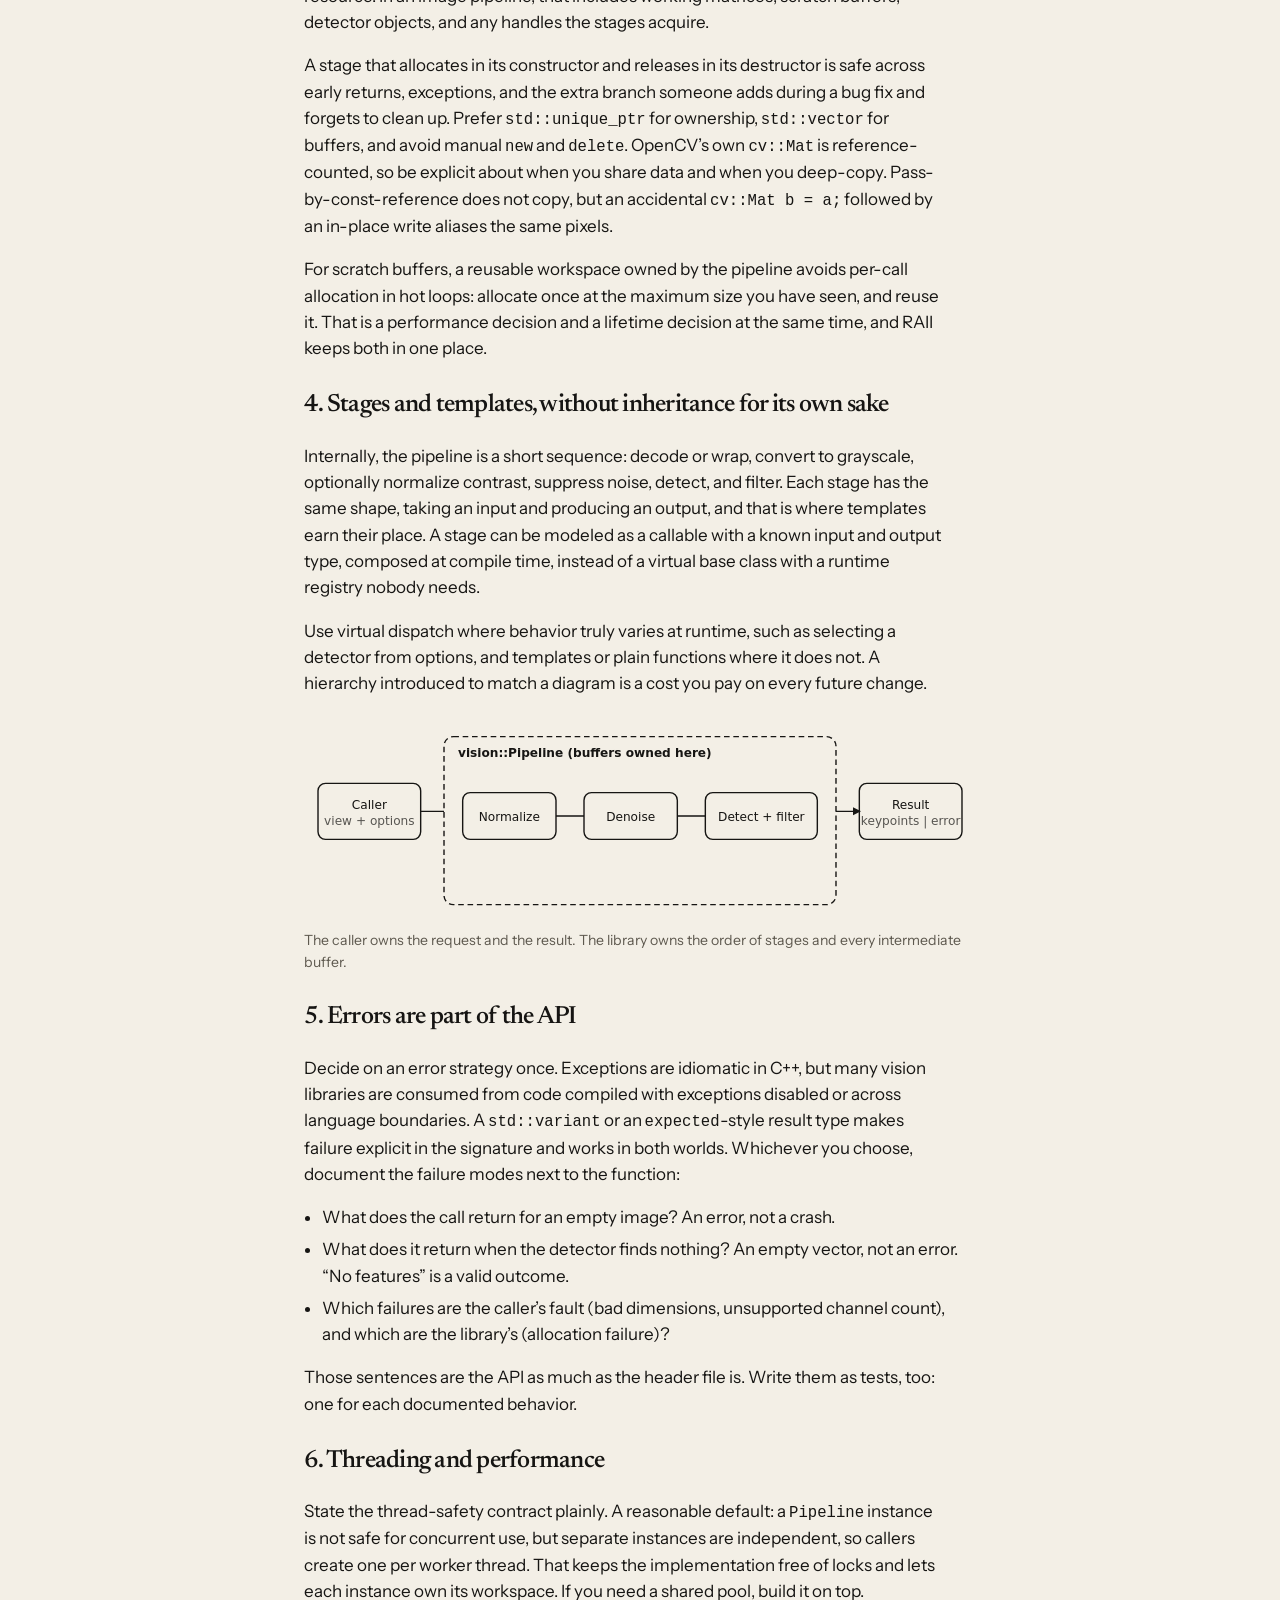
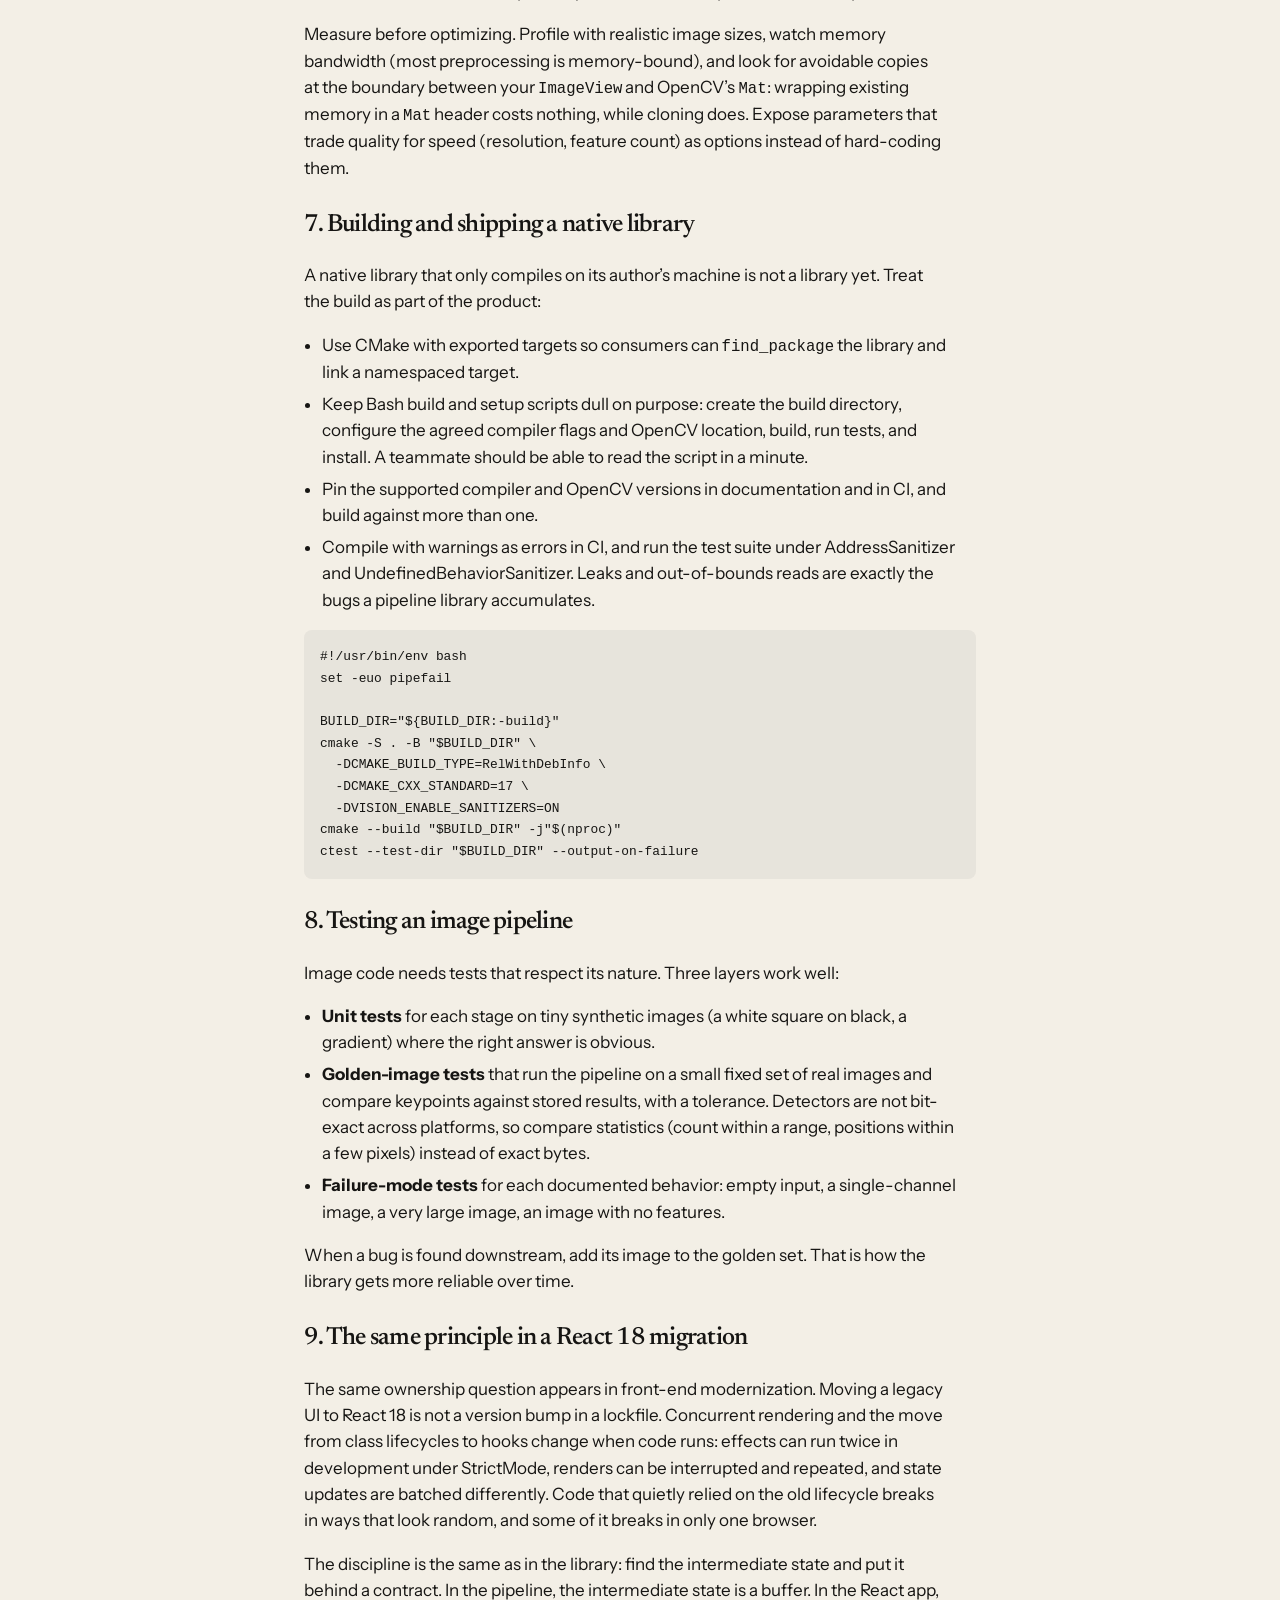
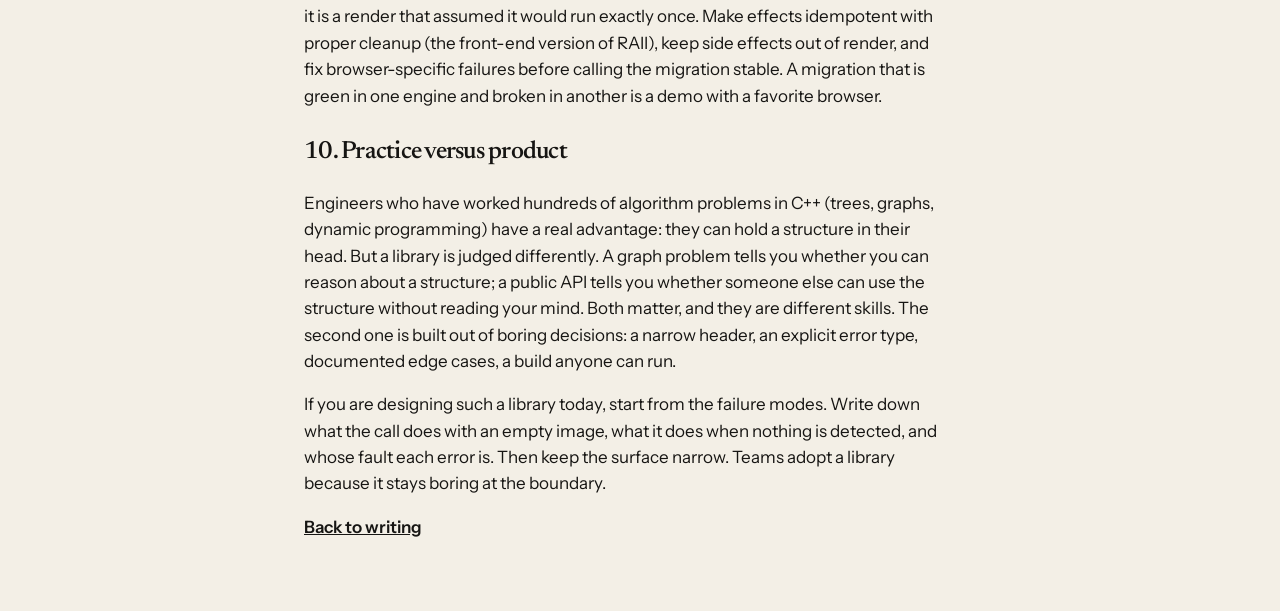
<file: writing/cpp-opencv-library.html>
<!DOCTYPE html>
<html lang="en">
<head>
  <meta charset="UTF-8" />
  <meta name="viewport" content="width=device-width, initial-scale=1" />
  <title>Designing a public API for a C++ image pipeline — Raja Namdeo</title>
  <meta name="description" content="An engineering guide to building a C++17 and OpenCV image-processing library with a narrow public API: RAII, stage design, error handling, build scripts, testing, and the same ownership principle in a React 18 migration." />
  <link rel="preconnect" href="https://fonts.googleapis.com" />
  <link href="https://fonts.googleapis.com/css2?family=Instrument+Sans:ital,wght@0,400;0,500;0,600&family=Newsreader:opsz,wght@6..72,400;6..72,550&display=swap" rel="stylesheet" />
  <link rel="stylesheet" href="../styles.css?v=6" />
  <link rel="icon" href="../favicon.svg" type="image/svg+xml" />
  <style>
    .media { position: relative; aspect-ratio: 16 / 9; width: 100%; overflow: hidden; border-radius: 8px; background: rgba(127,127,127,.10); }
    .media img { display: block; width: 100%; height: 100%; object-fit: cover; }
    .media.contain img { object-fit: contain; }
    .media-fallback { display: none; position: absolute; inset: 0; align-items: center; justify-content: center; padding: 24px; text-align: center; font: 500 14px/1.5 "Instrument Sans", system-ui, sans-serif; opacity: .7; border: 1px dashed rgba(127,127,127,.5); border-radius: 8px; }
    .media.is-missing img { display: none; }
    .media.is-missing .media-fallback { display: flex; }
    .diagram { width: 100%; height: auto; display: block; color: inherit; }
    .post pre { overflow-x: auto; padding: 16px; border-radius: 8px; background: rgba(127,127,127,.10); font-size: 14px; line-height: 1.55; }
    .post code { font-family: ui-monospace, SFMono-Regular, Menlo, Consolas, monospace; font-size: .92em; }
  </style>
</head>
<body>
  <header class="topbar">
    <div class="topbar-inner">
      <a class="mark" href="../index.html" aria-label="Raja Namdeo, home"><img src="../favicon.svg" width="32" height="32" alt="" /></a>
      <nav class="nav" aria-label="Page">
        <a href="../index.html#about">About</a>
        <a href="../index.html#experience">Experience</a>
        <a href="../index.html#work">Work</a>
        <a href="../index.html#skills">Skills</a>
        <a href="../index.html#writing">Writing</a>
        <a href="../index.html#contact">Contact</a>
      </nav>
      <div class="top-actions">
        <a class="text-link" href="https://linkedin.com/in/raja-namdeo" target="_blank" rel="noopener">LinkedIn</a>
        <a class="text-link" href="https://github.com/raja-namdeo" target="_blank" rel="noopener">GitHub</a>
        <a class="btn" href="https://drive.google.com/drive/folders/1Tm4S_pmPTaO8bRm-43lsX8sl1SN7FCRW?usp=drive_link" target="_blank" rel="noopener">Résumé</a>
      </div>
      <button class="menu-btn" type="button" aria-expanded="false" aria-controls="mobile-nav">Menu</button>
    </div>
  </header>
  <div class="mobile-nav" id="mobile-nav" hidden>
    <a href="../index.html#about">About</a>
    <a href="../index.html#experience">Experience</a>
    <a href="../index.html#work">Work</a>
    <a href="../index.html#skills">Skills</a>
    <a href="../index.html#writing">Writing</a>
    <a href="../index.html#contact">Contact</a>
    <a href="https://linkedin.com/in/raja-namdeo" target="_blank" rel="noopener">LinkedIn</a>
    <a href="https://github.com/raja-namdeo" target="_blank" rel="noopener">GitHub</a>
    <a href="https://drive.google.com/drive/folders/1Tm4S_pmPTaO8bRm-43lsX8sl1SN7FCRW?usp=drive_link" target="_blank" rel="noopener">Résumé</a>
  </div>
  <main class="post">
    <p class="eyebrow">Engineering · C++17 · OpenCV · API design</p>
    <h1>Designing a public API for a C++ image pipeline</h1>
    <p>Computer vision code tends to rot in a predictable way. One engineer writes a working script: open an image, convert it to grayscale, blur it, run a detector, draw the result. A second engineer copies it, tweaks it, and misses a branch. A third copies the second. Within a year there are six slightly different pipelines, three of them leak memory on error paths, and a bug report says the detector is “random.” It is not random. The integrations are.</p>
    <p>A public API is the structural answer to that decay. This article walks through how to design one for a C++17 image-processing library built on OpenCV, covering feature detection and the preprocessing it depends on, so that other teams can ask for behavior without managing buffers, ordering, or cleanup. It closes with a parallel from front-end work, because the underlying principle is the same.</p>

    <h2>1. The problem with free functions</h2>
    <p>OpenCV is a toolbox, and a toolbox gives you freedom you often do not want. A typical detection flow involves reading an image, converting color space, normalizing, suppressing noise, and then detecting features. Exposed as four free functions with overlapping arguments, each team will choose its own order and parameters. Some will forget to normalize, some will blur twice, and some will hold temporary matrices longer than needed.</p>
    <p>The goal of the library is to move those decisions behind one boundary. The library owns the pipeline: the order of stages, the intermediate buffers, and the cleanup. The caller owns the request (which image, which detector, which options) and the result. That division makes the integration boring, which is exactly what you want from infrastructure.</p>

    <figure>
      <div class="media">
        <img src="../images/writing/canny.png" width="1280" height="720" loading="lazy" alt="An image beside the same image after Canny edge detection" onerror="this.parentNode.classList.add('is-missing')" />
        <div class="media-fallback" role="img" aria-label="Image placeholder: a photograph beside its Canny edge-detected version">Image unavailable: a photograph shown beside the same photograph after Canny edge detection, a common preprocessing step before feature work.</div>
      </div>
      <figcaption>Canny edge detection, a standard preprocessing step ahead of many feature pipelines. Illustrative only. Image by Dan Ringwald, via Wikimedia Commons, CC0.</figcaption>
    </figure>

    <h2>2. The shape of a good surface</h2>
    <p>A narrow API is easier to keep stable. The public header should expose a small number of value types and one or two entry points, and nothing else. A few rules help:</p>
    <ul>
      <li><strong>Hide the implementation.</strong> Use the pimpl idiom (a pointer to an opaque implementation class) so that headers do not change when internals do. This keeps compile times low for consumers and keeps ABI changes contained.</li>
      <li><strong>Be careful with third-party types in public headers.</strong> If <code>cv::Mat</code> appears in your signatures, every consumer is coupled to your OpenCV version. Consider a thin <code>Image</code> value type (width, height, channels, a view over contiguous bytes) and convert at the boundary. If your consumers already use OpenCV and you accept the coupling, document the supported version range.</li>
      <li><strong>Prefer value semantics.</strong> Results are returned by value, using move semantics to avoid copies. Avoid out-parameters and raw owning pointers.</li>
      <li><strong>Make the options an explicit struct</strong> with defaults, so adding an option does not change a function signature.</li>
    </ul>

    <pre><code>// include/vision/pipeline.hpp: the entire public surface
#pragma once
#include &lt;cstdint&gt;
#include &lt;memory&gt;
#include &lt;string&gt;
#include &lt;variant&gt;
#include &lt;vector&gt;

namespace vision {

struct ImageView {            // non-owning view over caller memory
  const std::uint8_t* data;
  int width, height, channels;
  std::size_t stride;
};

struct Keypoint { float x, y, size, response; };

enum class Error { EmptyImage, UnsupportedFormat, DetectorFailed };

struct Options {
  enum class Detector { Orb, Fast, Harris } detector = Detector::Orb;
  int max_features = 500;
  bool normalize = true;
  float blur_sigma = 1.2f;
};

using Result = std::variant&lt;std::vector&lt;Keypoint&gt;, Error&gt;;

class Pipeline {
 public:
  explicit Pipeline(Options opts = {});
  ~Pipeline();
  Pipeline(Pipeline&amp;&amp;) noexcept;
  Pipeline&amp; operator=(Pipeline&amp;&amp;) noexcept;
  Pipeline(const Pipeline&amp;) = delete;
  Pipeline&amp; operator=(const Pipeline&amp;) = delete;

  Result detect(const ImageView&amp; image);

 private:
  struct Impl;
  std::unique_ptr&lt;Impl&gt; impl_;
};

}  // namespace vision</code></pre>
    <p>With this surface, a caller writes <code>pipeline.detect(view)</code> and handles a vector of keypoints or an error. There is no cleanup function to forget and no stage ordering to get wrong.</p>

    <h2>3. RAII: making cleanup impossible to forget</h2>
    <p>People do not remember cleanup functions. Destructors run anyway. The central implementation rule is that every resource has an owner whose lifetime ends the resource. In an image pipeline, that includes working matrices, scratch buffers, detector objects, and any handles the stages acquire.</p>
    <p>A stage that allocates in its constructor and releases in its destructor is safe across early returns, exceptions, and the extra branch someone adds during a bug fix and forgets to clean up. Prefer <code>std::unique_ptr</code> for ownership, <code>std::vector</code> for buffers, and avoid manual <code>new</code> and <code>delete</code>. OpenCV’s own <code>cv::Mat</code> is reference-counted, so be explicit about when you share data and when you deep-copy. Pass-by-const-reference does not copy, but an accidental <code>cv::Mat b = a;</code> followed by an in-place write aliases the same pixels.</p>
    <p>For scratch buffers, a reusable workspace owned by the pipeline avoids per-call allocation in hot loops: allocate once at the maximum size you have seen, and reuse it. That is a performance decision and a lifetime decision at the same time, and RAII keeps both in one place.</p>

    <h2>4. Stages and templates, without inheritance for its own sake</h2>
    <p>Internally, the pipeline is a short sequence: decode or wrap, convert to grayscale, optionally normalize contrast, suppress noise, detect, and filter. Each stage has the same shape, taking an input and producing an output, and that is where templates earn their place. A stage can be modeled as a callable with a known input and output type, composed at compile time, instead of a virtual base class with a runtime registry nobody needs.</p>
    <p>Use virtual dispatch where behavior truly varies at runtime, such as selecting a detector from options, and templates or plain functions where it does not. A hierarchy introduced to match a diagram is a cost you pay on every future change.</p>

    <figure>
      <svg class="diagram" viewBox="0 0 720 220" role="img" aria-label="Pipeline diagram: caller passes an image view and options into a public API boundary; inside, stages normalize, denoise, and detect run in a fixed order with library-owned buffers; the caller receives keypoints or an error.">
        <title>Library-owned pipeline behind a public boundary</title>
        <g fill="none" stroke="currentColor" stroke-width="1.5" font-family="system-ui, sans-serif" font-size="13">
          <rect x="15" y="70" width="110" height="60" rx="8"/>
          <text x="70" y="97" text-anchor="middle" fill="currentColor" stroke="none">Caller</text>
          <text x="70" y="115" text-anchor="middle" fill="currentColor" stroke="none" opacity=".7">view + options</text>
          <rect x="150" y="20" width="420" height="180" rx="10" stroke-dasharray="6 4"/>
          <text x="165" y="42" fill="currentColor" stroke="none" font-weight="600">vision::Pipeline (buffers owned here)</text>
          <rect x="170" y="80" width="100" height="50" rx="8"/>
          <text x="220" y="110" text-anchor="middle" fill="currentColor" stroke="none">Normalize</text>
          <rect x="300" y="80" width="100" height="50" rx="8"/>
          <text x="350" y="110" text-anchor="middle" fill="currentColor" stroke="none">Denoise</text>
          <rect x="430" y="80" width="120" height="50" rx="8"/>
          <text x="490" y="110" text-anchor="middle" fill="currentColor" stroke="none">Detect + filter</text>
          <path d="M125 100H150M270 105H300M400 105H430M570 100H595" marker-end="url(#c)"/>
          <rect x="595" y="70" width="110" height="60" rx="8"/>
          <text x="650" y="97" text-anchor="middle" fill="currentColor" stroke="none">Result</text>
          <text x="650" y="115" text-anchor="middle" fill="currentColor" stroke="none" opacity=".7">keypoints | error</text>
        </g>
        <defs><marker id="c" viewBox="0 0 10 10" refX="8" refY="5" markerWidth="6" markerHeight="6" orient="auto"><path d="M0 0L10 5L0 10z" fill="currentColor"/></marker></defs>
      </svg>
      <figcaption>The caller owns the request and the result. The library owns the order of stages and every intermediate buffer.</figcaption>
    </figure>

    <h2>5. Errors are part of the API</h2>
    <p>Decide on an error strategy once. Exceptions are idiomatic in C++, but many vision libraries are consumed from code compiled with exceptions disabled or across language boundaries. A <code>std::variant</code> or an <code>expected</code>-style result type makes failure explicit in the signature and works in both worlds. Whichever you choose, document the failure modes next to the function:</p>
    <ul>
      <li>What does the call return for an empty image? An error, not a crash.</li>
      <li>What does it return when the detector finds nothing? An empty vector, not an error. “No features” is a valid outcome.</li>
      <li>Which failures are the caller’s fault (bad dimensions, unsupported channel count), and which are the library’s (allocation failure)?</li>
    </ul>
    <p>Those sentences are the API as much as the header file is. Write them as tests, too: one for each documented behavior.</p>

    <h2>6. Threading and performance</h2>
    <p>State the thread-safety contract plainly. A reasonable default: a <code>Pipeline</code> instance is not safe for concurrent use, but separate instances are independent, so callers create one per worker thread. That keeps the implementation free of locks and lets each instance own its workspace. If you need a shared pool, build it on top.</p>
    <p>Measure before optimizing. Profile with realistic image sizes, watch memory bandwidth (most preprocessing is memory-bound), and look for avoidable copies at the boundary between your <code>ImageView</code> and OpenCV’s <code>Mat</code>: wrapping existing memory in a <code>Mat</code> header costs nothing, while cloning does. Expose parameters that trade quality for speed (resolution, feature count) as options instead of hard-coding them.</p>

    <h2>7. Building and shipping a native library</h2>
    <p>A native library that only compiles on its author’s machine is not a library yet. Treat the build as part of the product:</p>
    <ul>
      <li>Use CMake with exported targets so consumers can <code>find_package</code> the library and link a namespaced target.</li>
      <li>Keep Bash build and setup scripts dull on purpose: create the build directory, configure the agreed compiler flags and OpenCV location, build, run tests, and install. A teammate should be able to read the script in a minute.</li>
      <li>Pin the supported compiler and OpenCV versions in documentation and in CI, and build against more than one.</li>
      <li>Compile with warnings as errors in CI, and run the test suite under AddressSanitizer and UndefinedBehaviorSanitizer. Leaks and out-of-bounds reads are exactly the bugs a pipeline library accumulates.</li>
    </ul>

    <pre><code>#!/usr/bin/env bash
set -euo pipefail

BUILD_DIR="${BUILD_DIR:-build}"
cmake -S . -B "$BUILD_DIR" \
  -DCMAKE_BUILD_TYPE=RelWithDebInfo \
  -DCMAKE_CXX_STANDARD=17 \
  -DVISION_ENABLE_SANITIZERS=ON
cmake --build "$BUILD_DIR" -j"$(nproc)"
ctest --test-dir "$BUILD_DIR" --output-on-failure</code></pre>

    <h2>8. Testing an image pipeline</h2>
    <p>Image code needs tests that respect its nature. Three layers work well:</p>
    <ul>
      <li><strong>Unit tests</strong> for each stage on tiny synthetic images (a white square on black, a gradient) where the right answer is obvious.</li>
      <li><strong>Golden-image tests</strong> that run the pipeline on a small fixed set of real images and compare keypoints against stored results, with a tolerance. Detectors are not bit-exact across platforms, so compare statistics (count within a range, positions within a few pixels) instead of exact bytes.</li>
      <li><strong>Failure-mode tests</strong> for each documented behavior: empty input, a single-channel image, a very large image, an image with no features.</li>
    </ul>
    <p>When a bug is found downstream, add its image to the golden set. That is how the library gets more reliable over time.</p>

    <h2>9. The same principle in a React 18 migration</h2>
    <p>The same ownership question appears in front-end modernization. Moving a legacy UI to React 18 is not a version bump in a lockfile. Concurrent rendering and the move from class lifecycles to hooks change when code runs: effects can run twice in development under StrictMode, renders can be interrupted and repeated, and state updates are batched differently. Code that quietly relied on the old lifecycle breaks in ways that look random, and some of it breaks in only one browser.</p>
    <p>The discipline is the same as in the library: find the intermediate state and put it behind a contract. In the pipeline, the intermediate state is a buffer. In the React app, it is a render that assumed it would run exactly once. Make effects idempotent with proper cleanup (the front-end version of RAII), keep side effects out of render, and fix browser-specific failures before calling the migration stable. A migration that is green in one engine and broken in another is a demo with a favorite browser.</p>

    <h2>10. Practice versus product</h2>
    <p>Engineers who have worked hundreds of algorithm problems in C++ (trees, graphs, dynamic programming) have a real advantage: they can hold a structure in their head. But a library is judged differently. A graph problem tells you whether you can reason about a structure; a public API tells you whether someone else can use the structure without reading your mind. Both matter, and they are different skills. The second one is built out of boring decisions: a narrow header, an explicit error type, documented edge cases, a build anyone can run.</p>
    <p>If you are designing such a library today, start from the failure modes. Write down what the call does with an empty image, what it does when nothing is detected, and whose fault each error is. Then keep the surface narrow. Teams adopt a library because it stays boring at the boundary.</p>
    <p><a href="../index.html#writing">Back to writing</a></p>
  </main>
  <script src="../main.js"></script>
</body>
</html>
</file>
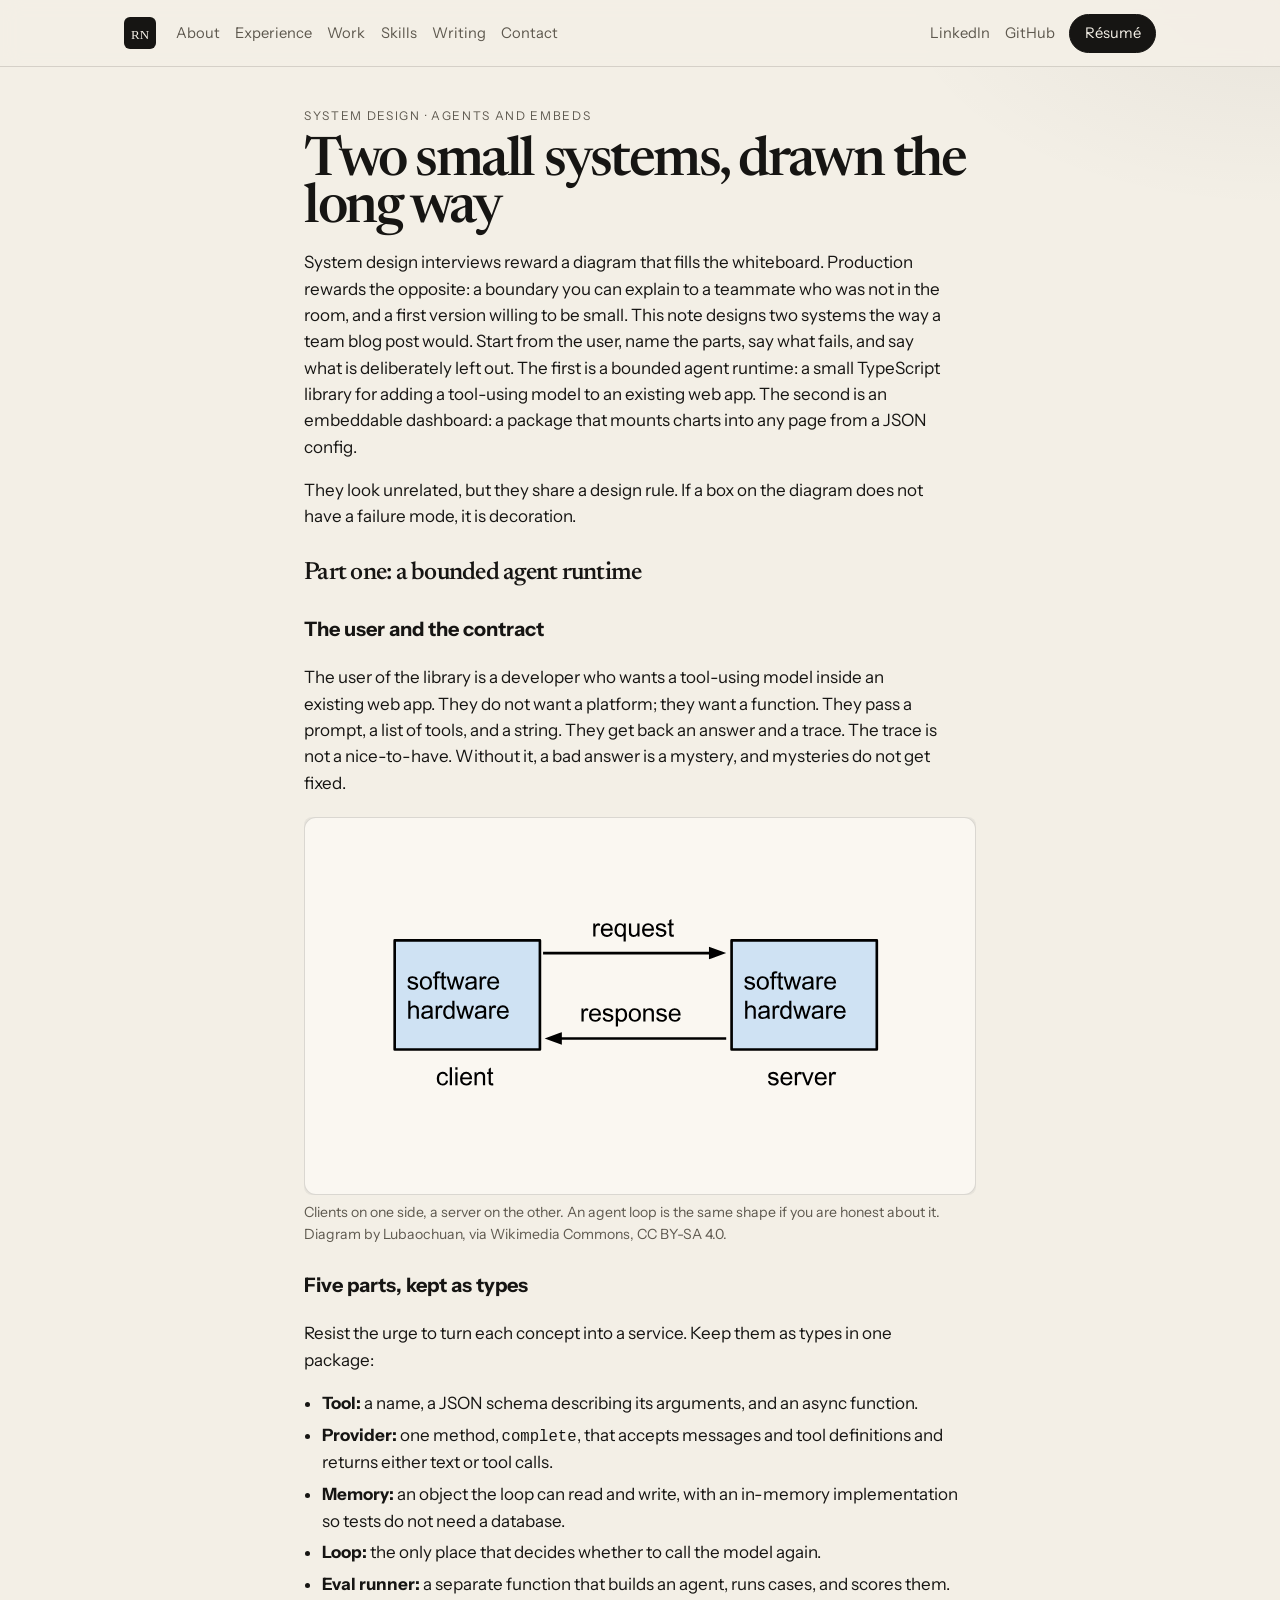
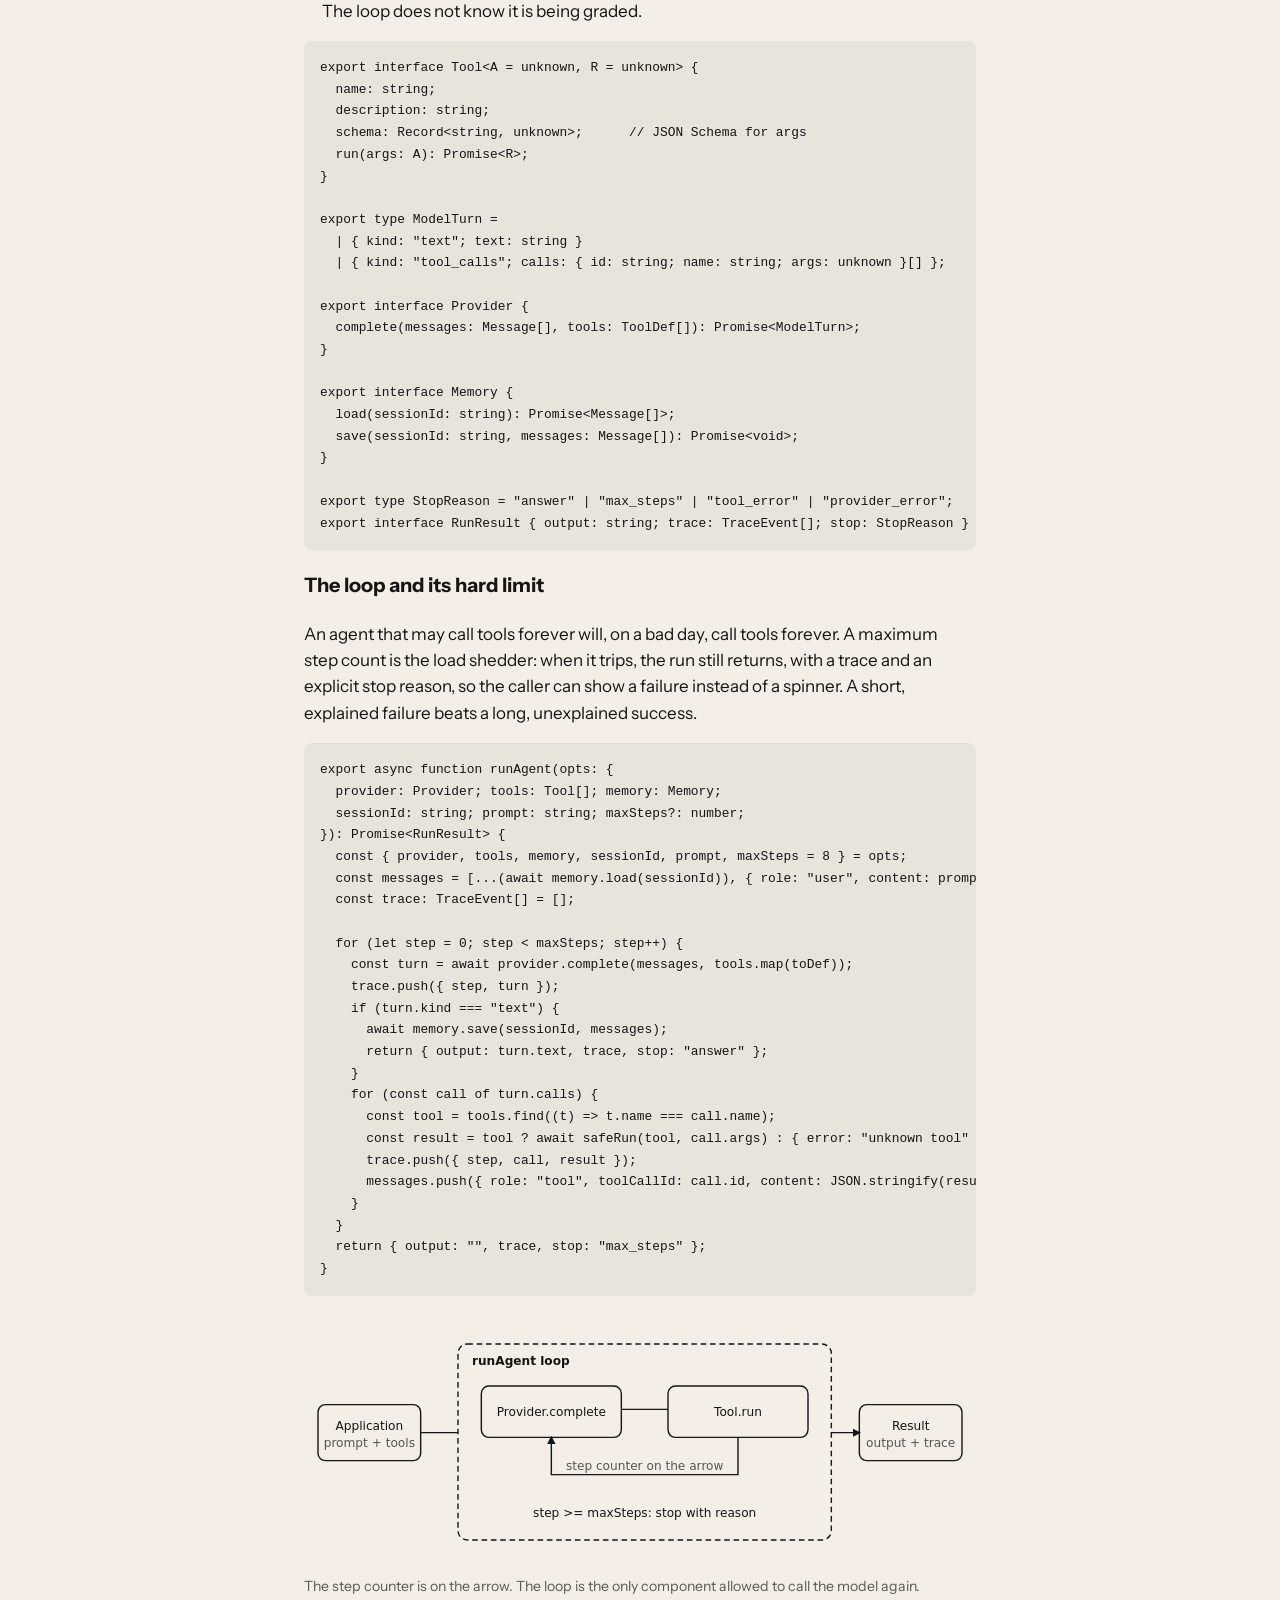
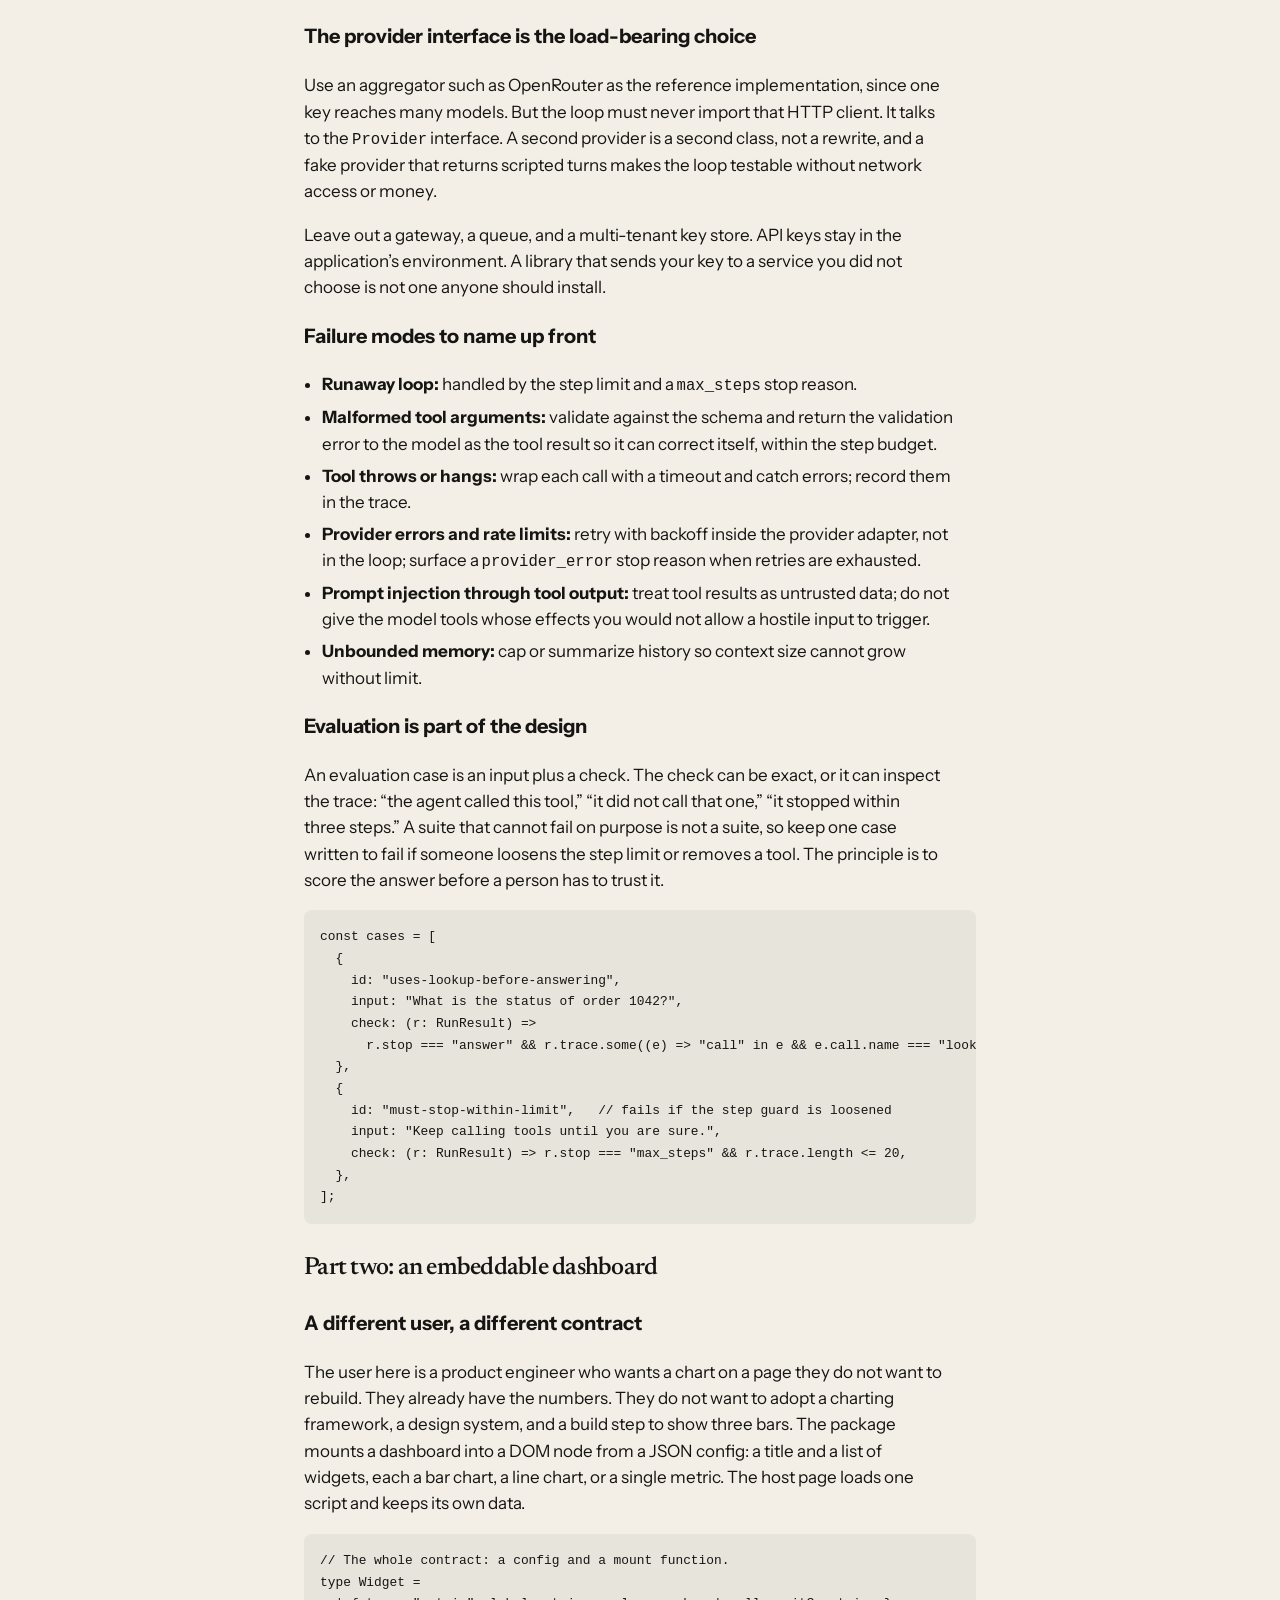
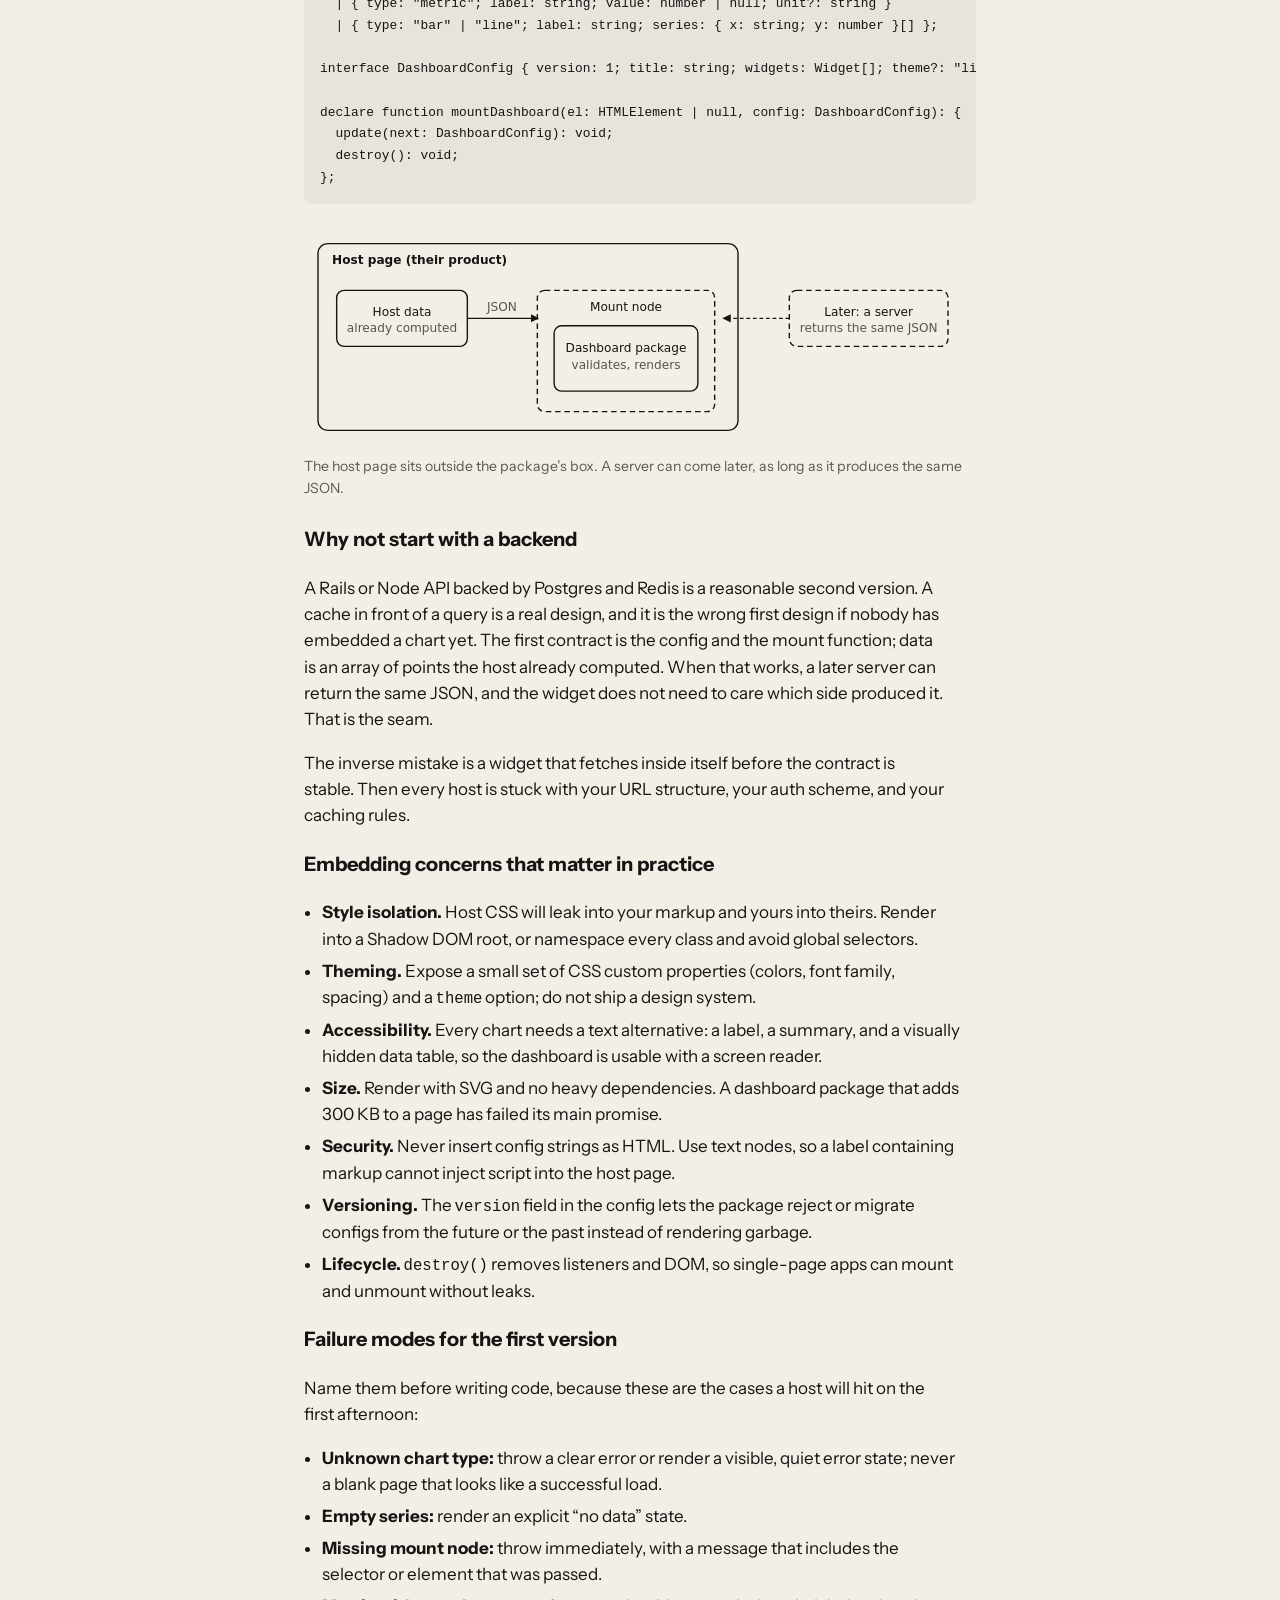
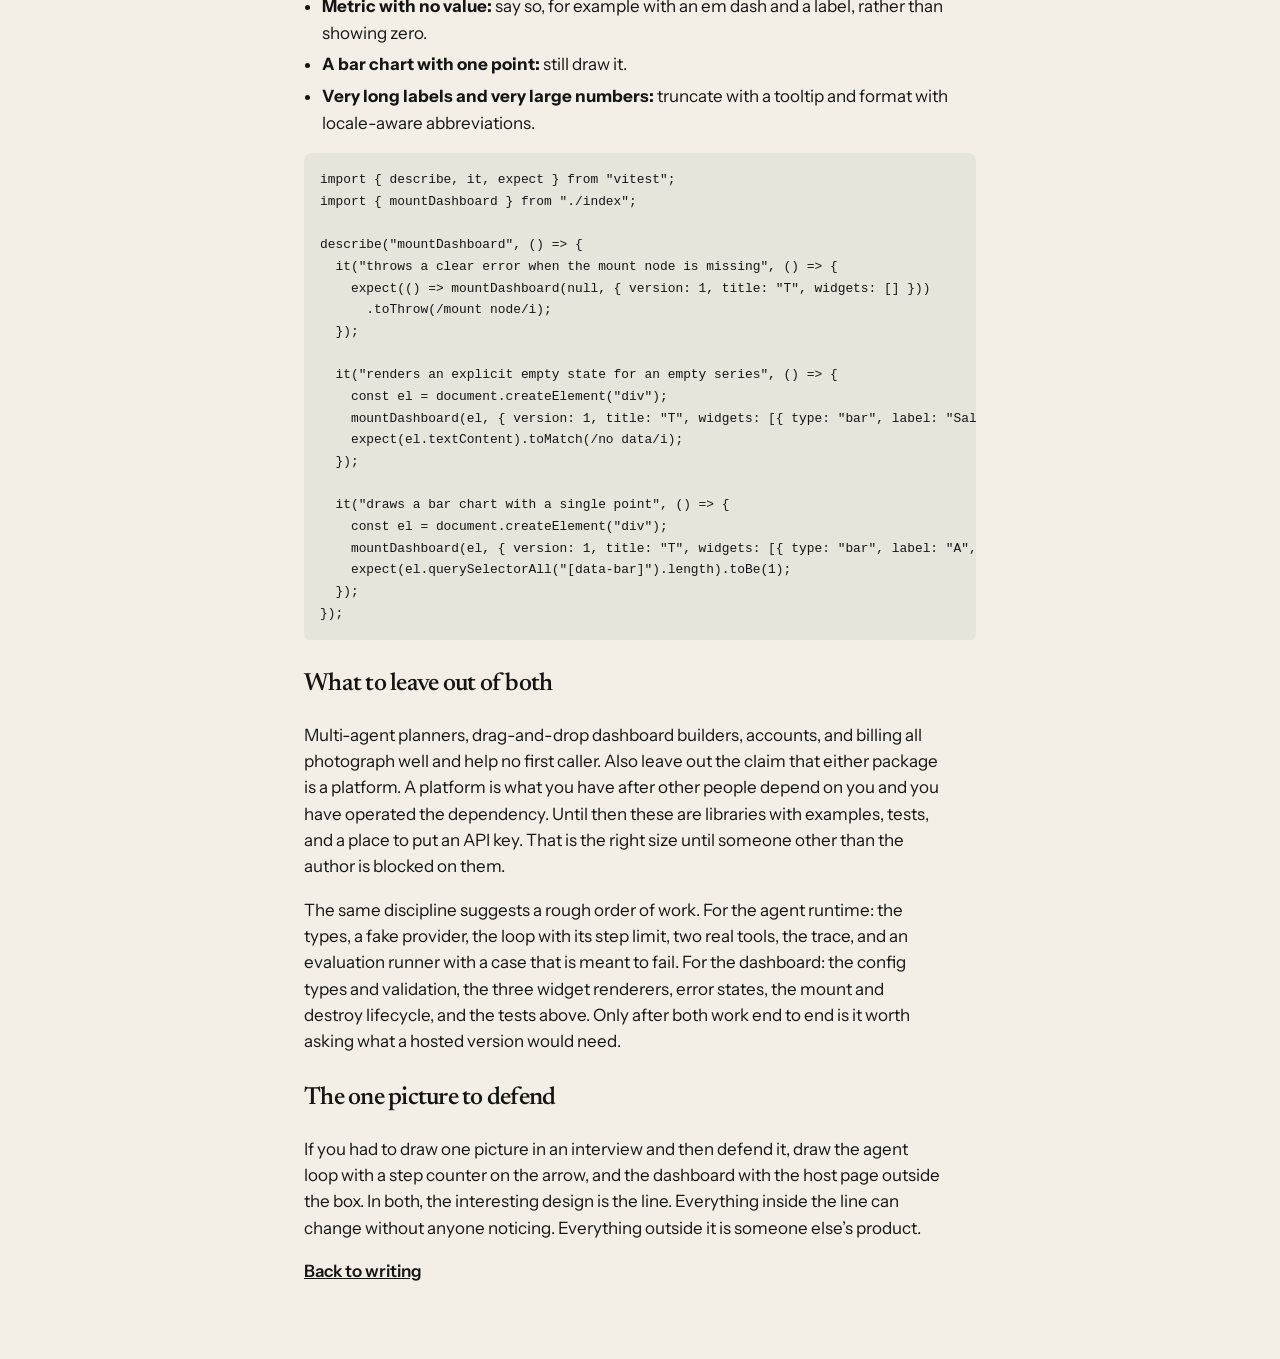
<file: writing/system-design.html>
<!DOCTYPE html>
<html lang="en">
<head>
  <meta charset="UTF-8" />
  <meta name="viewport" content="width=device-width, initial-scale=1" />
  <title>Two small systems, drawn the long way — Raja Namdeo</title>
  <meta name="description" content="A system design note: a bounded agent runtime and an embeddable dashboard, with their boundaries, failure modes, interfaces, tests, and what to leave out of the first version." />
  <link rel="preconnect" href="https://fonts.googleapis.com" />
  <link href="https://fonts.googleapis.com/css2?family=Instrument+Sans:ital,wght@0,400;0,500;0,600&family=Newsreader:opsz,wght@6..72,400;6..72,550&display=swap" rel="stylesheet" />
  <link rel="stylesheet" href="../styles.css?v=6" />
  <link rel="icon" href="../favicon.svg" type="image/svg+xml" />
  <style>
    .media { position: relative; aspect-ratio: 16 / 9; width: 100%; overflow: hidden; border-radius: 8px; background: rgba(127,127,127,.10); }
    .media img { display: block; width: 100%; height: 100%; object-fit: cover; }
    .media.contain img { object-fit: contain; }
    .media-fallback { display: none; position: absolute; inset: 0; align-items: center; justify-content: center; padding: 24px; text-align: center; font: 500 14px/1.5 "Instrument Sans", system-ui, sans-serif; opacity: .7; border: 1px dashed rgba(127,127,127,.5); border-radius: 8px; }
    .media.is-missing img { display: none; }
    .media.is-missing .media-fallback { display: flex; }
    .diagram { width: 100%; height: auto; display: block; color: inherit; }
    .post pre { overflow-x: auto; padding: 16px; border-radius: 8px; background: rgba(127,127,127,.10); font-size: 14px; line-height: 1.55; }
    .post code { font-family: ui-monospace, SFMono-Regular, Menlo, Consolas, monospace; font-size: .92em; }
  </style>
</head>
<body>
  <header class="topbar">
    <div class="topbar-inner">
      <a class="mark" href="../index.html" aria-label="Raja Namdeo, home"><img src="../favicon.svg" width="32" height="32" alt="" /></a>
      <nav class="nav" aria-label="Page">
        <a href="../index.html#about">About</a>
        <a href="../index.html#experience">Experience</a>
        <a href="../index.html#work">Work</a>
        <a href="../index.html#skills">Skills</a>
        <a href="../index.html#writing">Writing</a>
        <a href="../index.html#contact">Contact</a>
      </nav>
      <div class="top-actions">
        <a class="text-link" href="https://linkedin.com/in/raja-namdeo" target="_blank" rel="noopener">LinkedIn</a>
        <a class="text-link" href="https://github.com/raja-namdeo" target="_blank" rel="noopener">GitHub</a>
        <a class="btn" href="https://drive.google.com/drive/folders/1Tm4S_pmPTaO8bRm-43lsX8sl1SN7FCRW?usp=drive_link" target="_blank" rel="noopener">Résumé</a>
      </div>
      <button class="menu-btn" type="button" aria-expanded="false" aria-controls="mobile-nav">Menu</button>
    </div>
  </header>
  <div class="mobile-nav" id="mobile-nav" hidden>
    <a href="../index.html#about">About</a>
    <a href="../index.html#experience">Experience</a>
    <a href="../index.html#work">Work</a>
    <a href="../index.html#skills">Skills</a>
    <a href="../index.html#writing">Writing</a>
    <a href="../index.html#contact">Contact</a>
    <a href="https://linkedin.com/in/raja-namdeo" target="_blank" rel="noopener">LinkedIn</a>
    <a href="https://github.com/raja-namdeo" target="_blank" rel="noopener">GitHub</a>
    <a href="https://drive.google.com/drive/folders/1Tm4S_pmPTaO8bRm-43lsX8sl1SN7FCRW?usp=drive_link" target="_blank" rel="noopener">Résumé</a>
  </div>
  <main class="post">
    <p class="eyebrow">System design · Agents and embeds</p>
    <h1>Two small systems, drawn the long way</h1>
    <p>System design interviews reward a diagram that fills the whiteboard. Production rewards the opposite: a boundary you can explain to a teammate who was not in the room, and a first version willing to be small. This note designs two systems the way a team blog post would. Start from the user, name the parts, say what fails, and say what is deliberately left out. The first is a bounded agent runtime: a small TypeScript library for adding a tool-using model to an existing web app. The second is an embeddable dashboard: a package that mounts charts into any page from a JSON config.</p>
    <p>They look unrelated, but they share a design rule. If a box on the diagram does not have a failure mode, it is decoration.</p>

    <h2>Part one: a bounded agent runtime</h2>
    <h3>The user and the contract</h3>
    <p>The user of the library is a developer who wants a tool-using model inside an existing web app. They do not want a platform; they want a function. They pass a prompt, a list of tools, and a string. They get back an answer and a trace. The trace is not a nice-to-have. Without it, a bad answer is a mystery, and mysteries do not get fixed.</p>

    <figure>
      <div class="media contain">
        <img src="../images/writing/client-server.svg" width="1280" height="720" loading="lazy" alt="Diagram of clients sending requests to a server" onerror="this.parentNode.classList.add('is-missing')" />
        <div class="media-fallback" role="img" aria-label="Diagram placeholder: clients sending requests to a server">Image unavailable: clients on one side, a server on the other. An agent loop has the same shape: the app is the client, the model is a remote dependency, and the tool layer is where retries and limits live.</div>
      </div>
      <figcaption>Clients on one side, a server on the other. An agent loop is the same shape if you are honest about it. Diagram by Lubaochuan, via Wikimedia Commons, CC BY-SA 4.0.</figcaption>
    </figure>

    <h3>Five parts, kept as types</h3>
    <p>Resist the urge to turn each concept into a service. Keep them as types in one package:</p>
    <ul>
      <li><strong>Tool:</strong> a name, a JSON schema describing its arguments, and an async function.</li>
      <li><strong>Provider:</strong> one method, <code>complete</code>, that accepts messages and tool definitions and returns either text or tool calls.</li>
      <li><strong>Memory:</strong> an object the loop can read and write, with an in-memory implementation so tests do not need a database.</li>
      <li><strong>Loop:</strong> the only place that decides whether to call the model again.</li>
      <li><strong>Eval runner:</strong> a separate function that builds an agent, runs cases, and scores them. The loop does not know it is being graded.</li>
    </ul>

    <pre><code>export interface Tool&lt;A = unknown, R = unknown&gt; {
  name: string;
  description: string;
  schema: Record&lt;string, unknown&gt;;      // JSON Schema for args
  run(args: A): Promise&lt;R&gt;;
}

export type ModelTurn =
  | { kind: "text"; text: string }
  | { kind: "tool_calls"; calls: { id: string; name: string; args: unknown }[] };

export interface Provider {
  complete(messages: Message[], tools: ToolDef[]): Promise&lt;ModelTurn&gt;;
}

export interface Memory {
  load(sessionId: string): Promise&lt;Message[]&gt;;
  save(sessionId: string, messages: Message[]): Promise&lt;void&gt;;
}

export type StopReason = "answer" | "max_steps" | "tool_error" | "provider_error";
export interface RunResult { output: string; trace: TraceEvent[]; stop: StopReason }</code></pre>

    <h3>The loop and its hard limit</h3>
    <p>An agent that may call tools forever will, on a bad day, call tools forever. A maximum step count is the load shedder: when it trips, the run still returns, with a trace and an explicit stop reason, so the caller can show a failure instead of a spinner. A short, explained failure beats a long, unexplained success.</p>

    <pre><code>export async function runAgent(opts: {
  provider: Provider; tools: Tool[]; memory: Memory;
  sessionId: string; prompt: string; maxSteps?: number;
}): Promise&lt;RunResult&gt; {
  const { provider, tools, memory, sessionId, prompt, maxSteps = 8 } = opts;
  const messages = [...(await memory.load(sessionId)), { role: "user", content: prompt }];
  const trace: TraceEvent[] = [];

  for (let step = 0; step &lt; maxSteps; step++) {
    const turn = await provider.complete(messages, tools.map(toDef));
    trace.push({ step, turn });
    if (turn.kind === "text") {
      await memory.save(sessionId, messages);
      return { output: turn.text, trace, stop: "answer" };
    }
    for (const call of turn.calls) {
      const tool = tools.find((t) =&gt; t.name === call.name);
      const result = tool ? await safeRun(tool, call.args) : { error: "unknown tool" };
      trace.push({ step, call, result });
      messages.push({ role: "tool", toolCallId: call.id, content: JSON.stringify(result) });
    }
  }
  return { output: "", trace, stop: "max_steps" };
}</code></pre>

    <figure>
      <svg class="diagram" viewBox="0 0 720 270" role="img" aria-label="Agent loop diagram: application calls runAgent; the loop calls a provider interface and tools in turn, increments a step counter on each iteration, and returns an answer with a trace or stops at the step limit.">
        <title>Bounded agent loop</title>
        <g fill="none" stroke="currentColor" stroke-width="1.5" font-family="system-ui, sans-serif" font-size="13">
          <rect x="15" y="95" width="110" height="60" rx="8"/>
          <text x="70" y="122" text-anchor="middle" fill="currentColor" stroke="none">Application</text>
          <text x="70" y="140" text-anchor="middle" fill="currentColor" stroke="none" opacity=".7">prompt + tools</text>
          <rect x="165" y="30" width="400" height="210" rx="10" stroke-dasharray="6 4"/>
          <text x="180" y="52" fill="currentColor" stroke="none" font-weight="600">runAgent loop</text>
          <rect x="190" y="75" width="150" height="55" rx="8"/>
          <text x="265" y="107" text-anchor="middle" fill="currentColor" stroke="none">Provider.complete</text>
          <rect x="390" y="75" width="150" height="55" rx="8"/>
          <text x="465" y="107" text-anchor="middle" fill="currentColor" stroke="none">Tool.run</text>
          <path d="M340 100H390M465 130V170H265V130" marker-end="url(#d)"/>
          <text x="365" y="165" text-anchor="middle" fill="currentColor" stroke="none" opacity=".7">step counter on the arrow</text>
          <text x="365" y="215" text-anchor="middle" fill="currentColor" stroke="none">step &gt;= maxSteps: stop with reason</text>
          <rect x="595" y="95" width="110" height="60" rx="8"/>
          <text x="650" y="122" text-anchor="middle" fill="currentColor" stroke="none">Result</text>
          <text x="650" y="140" text-anchor="middle" fill="currentColor" stroke="none" opacity=".7">output + trace</text>
          <path d="M125 125H165M565 125H595" marker-end="url(#d)"/>
        </g>
        <defs><marker id="d" viewBox="0 0 10 10" refX="8" refY="5" markerWidth="6" markerHeight="6" orient="auto"><path d="M0 0L10 5L0 10z" fill="currentColor"/></marker></defs>
      </svg>
      <figcaption>The step counter is on the arrow. The loop is the only component allowed to call the model again.</figcaption>
    </figure>

    <h3>The provider interface is the load-bearing choice</h3>
    <p>Use an aggregator such as OpenRouter as the reference implementation, since one key reaches many models. But the loop must never import that HTTP client. It talks to the <code>Provider</code> interface. A second provider is a second class, not a rewrite, and a fake provider that returns scripted turns makes the loop testable without network access or money.</p>
    <p>Leave out a gateway, a queue, and a multi-tenant key store. API keys stay in the application’s environment. A library that sends your key to a service you did not choose is not one anyone should install.</p>

    <h3>Failure modes to name up front</h3>
    <ul>
      <li><strong>Runaway loop:</strong> handled by the step limit and a <code>max_steps</code> stop reason.</li>
      <li><strong>Malformed tool arguments:</strong> validate against the schema and return the validation error to the model as the tool result so it can correct itself, within the step budget.</li>
      <li><strong>Tool throws or hangs:</strong> wrap each call with a timeout and catch errors; record them in the trace.</li>
      <li><strong>Provider errors and rate limits:</strong> retry with backoff inside the provider adapter, not in the loop; surface a <code>provider_error</code> stop reason when retries are exhausted.</li>
      <li><strong>Prompt injection through tool output:</strong> treat tool results as untrusted data; do not give the model tools whose effects you would not allow a hostile input to trigger.</li>
      <li><strong>Unbounded memory:</strong> cap or summarize history so context size cannot grow without limit.</li>
    </ul>

    <h3>Evaluation is part of the design</h3>
    <p>An evaluation case is an input plus a check. The check can be exact, or it can inspect the trace: “the agent called this tool,” “it did not call that one,” “it stopped within three steps.” A suite that cannot fail on purpose is not a suite, so keep one case written to fail if someone loosens the step limit or removes a tool. The principle is to score the answer before a person has to trust it.</p>

    <pre><code>const cases = [
  {
    id: "uses-lookup-before-answering",
    input: "What is the status of order 1042?",
    check: (r: RunResult) =&gt;
      r.stop === "answer" &amp;&amp; r.trace.some((e) =&gt; "call" in e &amp;&amp; e.call.name === "lookup_order"),
  },
  {
    id: "must-stop-within-limit",   // fails if the step guard is loosened
    input: "Keep calling tools until you are sure.",
    check: (r: RunResult) =&gt; r.stop === "max_steps" &amp;&amp; r.trace.length &lt;= 20,
  },
];</code></pre>

    <h2>Part two: an embeddable dashboard</h2>
    <h3>A different user, a different contract</h3>
    <p>The user here is a product engineer who wants a chart on a page they do not want to rebuild. They already have the numbers. They do not want to adopt a charting framework, a design system, and a build step to show three bars. The package mounts a dashboard into a DOM node from a JSON config: a title and a list of widgets, each a bar chart, a line chart, or a single metric. The host page loads one script and keeps its own data.</p>

    <pre><code>// The whole contract: a config and a mount function.
type Widget =
  | { type: "metric"; label: string; value: number | null; unit?: string }
  | { type: "bar" | "line"; label: string; series: { x: string; y: number }[] };

interface DashboardConfig { version: 1; title: string; widgets: Widget[]; theme?: "light" | "dark" }

declare function mountDashboard(el: HTMLElement | null, config: DashboardConfig): {
  update(next: DashboardConfig): void;
  destroy(): void;
};</code></pre>

    <figure>
      <svg class="diagram" viewBox="0 0 720 240" role="img" aria-label="Embed diagram: a host page with its own data calls mountDashboard with a JSON config; the package renders into an isolated container inside the host page; a future server can produce the same JSON.">
        <title>Host page and embedded dashboard</title>
        <g fill="none" stroke="currentColor" stroke-width="1.5" font-family="system-ui, sans-serif" font-size="13">
          <rect x="15" y="20" width="450" height="200" rx="10"/>
          <text x="30" y="42" fill="currentColor" stroke="none" font-weight="600">Host page (their product)</text>
          <rect x="35" y="70" width="140" height="60" rx="8"/>
          <text x="105" y="97" text-anchor="middle" fill="currentColor" stroke="none">Host data</text>
          <text x="105" y="115" text-anchor="middle" fill="currentColor" stroke="none" opacity=".7">already computed</text>
          <rect x="250" y="70" width="190" height="130" rx="8" stroke-dasharray="6 4"/>
          <text x="345" y="92" text-anchor="middle" fill="currentColor" stroke="none">Mount node</text>
          <rect x="268" y="108" width="154" height="70" rx="8"/>
          <text x="345" y="136" text-anchor="middle" fill="currentColor" stroke="none">Dashboard package</text>
          <text x="345" y="154" text-anchor="middle" fill="currentColor" stroke="none" opacity=".7">validates, renders</text>
          <path d="M175 100H250" marker-end="url(#e)"/>
          <text x="212" y="92" text-anchor="middle" fill="currentColor" stroke="none" opacity=".7">JSON</text>
          <rect x="520" y="70" width="170" height="60" rx="8" stroke-dasharray="6 4"/>
          <text x="605" y="97" text-anchor="middle" fill="currentColor" stroke="none">Later: a server</text>
          <text x="605" y="115" text-anchor="middle" fill="currentColor" stroke="none" opacity=".7">returns the same JSON</text>
          <path d="M520 100H450" marker-end="url(#e)" stroke-dasharray="4 3"/>
        </g>
        <defs><marker id="e" viewBox="0 0 10 10" refX="8" refY="5" markerWidth="6" markerHeight="6" orient="auto"><path d="M0 0L10 5L0 10z" fill="currentColor"/></marker></defs>
      </svg>
      <figcaption>The host page sits outside the package’s box. A server can come later, as long as it produces the same JSON.</figcaption>
    </figure>

    <h3>Why not start with a backend</h3>
    <p>A Rails or Node API backed by Postgres and Redis is a reasonable second version. A cache in front of a query is a real design, and it is the wrong first design if nobody has embedded a chart yet. The first contract is the config and the mount function; data is an array of points the host already computed. When that works, a later server can return the same JSON, and the widget does not need to care which side produced it. That is the seam.</p>
    <p>The inverse mistake is a widget that fetches inside itself before the contract is stable. Then every host is stuck with your URL structure, your auth scheme, and your caching rules.</p>

    <h3>Embedding concerns that matter in practice</h3>
    <ul>
      <li><strong>Style isolation.</strong> Host CSS will leak into your markup and yours into theirs. Render into a Shadow DOM root, or namespace every class and avoid global selectors.</li>
      <li><strong>Theming.</strong> Expose a small set of CSS custom properties (colors, font family, spacing) and a <code>theme</code> option; do not ship a design system.</li>
      <li><strong>Accessibility.</strong> Every chart needs a text alternative: a label, a summary, and a visually hidden data table, so the dashboard is usable with a screen reader.</li>
      <li><strong>Size.</strong> Render with SVG and no heavy dependencies. A dashboard package that adds 300 KB to a page has failed its main promise.</li>
      <li><strong>Security.</strong> Never insert config strings as HTML. Use text nodes, so a label containing markup cannot inject script into the host page.</li>
      <li><strong>Versioning.</strong> The <code>version</code> field in the config lets the package reject or migrate configs from the future or the past instead of rendering garbage.</li>
      <li><strong>Lifecycle.</strong> <code>destroy()</code> removes listeners and DOM, so single-page apps can mount and unmount without leaks.</li>
    </ul>

    <h3>Failure modes for the first version</h3>
    <p>Name them before writing code, because these are the cases a host will hit on the first afternoon:</p>
    <ul>
      <li><strong>Unknown chart type:</strong> throw a clear error or render a visible, quiet error state; never a blank page that looks like a successful load.</li>
      <li><strong>Empty series:</strong> render an explicit “no data” state.</li>
      <li><strong>Missing mount node:</strong> throw immediately, with a message that includes the selector or element that was passed.</li>
      <li><strong>Metric with no value:</strong> say so, for example with an em dash and a label, rather than showing zero.</li>
      <li><strong>A bar chart with one point:</strong> still draw it.</li>
      <li><strong>Very long labels and very large numbers:</strong> truncate with a tooltip and format with locale-aware abbreviations.</li>
    </ul>

    <pre><code>import { describe, it, expect } from "vitest";
import { mountDashboard } from "./index";

describe("mountDashboard", () =&gt; {
  it("throws a clear error when the mount node is missing", () =&gt; {
    expect(() =&gt; mountDashboard(null, { version: 1, title: "T", widgets: [] }))
      .toThrow(/mount node/i);
  });

  it("renders an explicit empty state for an empty series", () =&gt; {
    const el = document.createElement("div");
    mountDashboard(el, { version: 1, title: "T", widgets: [{ type: "bar", label: "Sales", series: [] }] });
    expect(el.textContent).toMatch(/no data/i);
  });

  it("draws a bar chart with a single point", () =&gt; {
    const el = document.createElement("div");
    mountDashboard(el, { version: 1, title: "T", widgets: [{ type: "bar", label: "A", series: [{ x: "Q1", y: 4 }] }] });
    expect(el.querySelectorAll("[data-bar]").length).toBe(1);
  });
});</code></pre>

    <h2>What to leave out of both</h2>
    <p>Multi-agent planners, drag-and-drop dashboard builders, accounts, and billing all photograph well and help no first caller. Also leave out the claim that either package is a platform. A platform is what you have after other people depend on you and you have operated the dependency. Until then these are libraries with examples, tests, and a place to put an API key. That is the right size until someone other than the author is blocked on them.</p>
    <p>The same discipline suggests a rough order of work. For the agent runtime: the types, a fake provider, the loop with its step limit, two real tools, the trace, and an evaluation runner with a case that is meant to fail. For the dashboard: the config types and validation, the three widget renderers, error states, the mount and destroy lifecycle, and the tests above. Only after both work end to end is it worth asking what a hosted version would need.</p>

    <h2>The one picture to defend</h2>
    <p>If you had to draw one picture in an interview and then defend it, draw the agent loop with a step counter on the arrow, and the dashboard with the host page outside the box. In both, the interesting design is the line. Everything inside the line can change without anyone noticing. Everything outside it is someone else’s product.</p>
    <p><a href="../index.html#writing">Back to writing</a></p>
  </main>

  <script src="../main.js"></script>
</body>
</html>
</file>
<file: styles.css>
:root {
  --bg: #f3efe6;
  --bg-raise: #faf7f1;
  --ink: #161513;
  --muted: #5e594f;
  --line: rgba(22, 21, 19, 0.14);
  --accent: #9a3b1a;
  --shadow: 0 1px 0 rgba(22, 21, 19, 0.05), 0 16px 40px rgba(22, 21, 19, 0.05);
  --serif: "Newsreader", "Iowan Old Style", Palatino, serif;
  --sans: "Instrument Sans", "Avenir Next", "Segoe UI", sans-serif;
  --max: 1080px;
}

* { box-sizing: border-box; }
html { scroll-behavior: smooth; overflow-x: hidden; }
.hero, .section { scroll-margin-top: 4.5rem; }
body {
  margin: 0;
  background:
    radial-gradient(900px 420px at 8% -10%, rgba(154, 59, 26, 0.08), transparent 60%),
    radial-gradient(700px 380px at 100% 0%, rgba(28, 25, 23, 0.05), transparent 55%),
    var(--bg);
  color: var(--ink);
  font-family: var(--sans);
  font-size: 17px;
  line-height: 1.55;
  overflow-x: hidden;
}
a { color: inherit; }
img { max-width: 100%; }

.skip {
  position: absolute;
  left: 1rem;
  top: -4rem;
  background: var(--ink);
  color: var(--bg);
  padding: 0.5rem 0.8rem;
  z-index: 20;
}
.skip:focus { top: 0.5rem; }

.topbar {
  position: sticky;
  top: 0;
  z-index: 10;
  background: rgba(243, 239, 230, 0.92);
  backdrop-filter: blur(10px);
  border-bottom: 1px solid var(--line);
}
.topbar-inner {
  max-width: var(--max);
  margin: 0 auto;
  padding: 0.85rem 1.5rem;
  display: flex;
  align-items: center;
  gap: 1.25rem;
}
.mark {
  display: flex;
  text-decoration: none;
  flex: none;
}
.mark img { display: block; width: 32px; height: 32px; }
.nav { display: flex; gap: 0.95rem; flex: 1; flex-wrap: wrap; }
.nav a, .text-link {
  color: var(--muted);
  text-decoration: none;
  font-size: 0.92rem;
}
.nav a:hover, .text-link:hover { color: var(--ink); }
.top-actions { display: flex; align-items: center; gap: 0.9rem; }
.menu-btn {
  display: none;
  margin-left: auto;
  background: transparent;
  border: 1px solid var(--line);
  border-radius: 999px;
  padding: 0.35rem 0.75rem;
  font: inherit;
  cursor: pointer;
}
.mobile-nav {
  display: none;
  flex-direction: column;
  gap: 0.75rem;
  padding: 0.5rem 1.5rem 1rem;
  border-bottom: 1px solid var(--line);
  background: var(--bg);
}
.mobile-nav a { text-decoration: none; }
.mobile-nav:not([hidden]) { display: flex; }

.btn {
  display: inline-flex;
  align-items: center;
  text-decoration: none;
  background: var(--ink);
  color: var(--bg);
  border-radius: 999px;
  padding: 0.45rem 0.9rem;
  font-size: 0.92rem;
  border: 1px solid var(--ink);
}
.btn-ghost {
  background: transparent;
  color: var(--ink);
}
.btn:hover { transform: translateY(-1px); }

main { max-width: var(--max); margin: 0 auto; padding: 0 1.5rem 4rem; }

.hero { padding: 4.5rem 0 3rem; border-bottom: 1px solid var(--line); }
.eyebrow {
  letter-spacing: 0.14em;
  text-transform: uppercase;
  font-size: 0.75rem;
  color: var(--muted);
  margin: 0 0 1rem;
}
h1 {
  font-family: var(--serif);
  font-weight: 550;
  font-size: clamp(3rem, 14vw, 8.4rem);
  line-height: 0.86;
  letter-spacing: -0.045em;
  margin: 0 0 1.4rem;
}
.lede {
  max-width: 38rem;
  font-size: 1.25rem;
  margin: 0 0 1.5rem;
}
.lede strong { font-weight: 600; }
.hero-links { display: flex; flex-wrap: wrap; gap: 0.6rem; }
.proof {
  list-style: none;
  display: grid;
  grid-template-columns: repeat(4, 1fr);
  gap: 0.8rem;
  padding: 0;
  margin: 2.4rem 0 0;
}
.proof li {
  border: 1px solid var(--line);
  background: var(--bg-raise);
  border-radius: 14px;
  padding: 0.9rem 1rem;
  box-shadow: var(--shadow);
  color: var(--muted);
  font-size: 0.92rem;
}
.proof span {
  display: block;
  color: var(--ink);
  font-family: var(--serif);
  font-size: 1.15rem;
  margin-bottom: 0.15rem;
}

.section {
  display: grid;
  grid-template-columns: 220px minmax(0, 1fr);
  gap: 2rem;
  padding: 3.2rem 0;
  border-bottom: 1px solid var(--line);
}
.section > * { min-width: 0; }
.section-label h2 {
  font-family: var(--serif);
  font-weight: 550;
  font-size: 1.8rem;
  margin: 0;
  letter-spacing: -0.03em;
}
.section-label p { color: var(--muted); margin: 0.4rem 0 0; font-size: 0.95rem; }
.section-kicker {
  letter-spacing: 0.12em;
  text-transform: uppercase;
  font-size: 0.72rem;
  color: var(--accent);
  margin: 0.35rem 0 0.8rem;
}
.about-copy p { margin: 0 0 1rem; max-width: 42rem; }

.roles { list-style: none; margin: 0; padding: 0; }
.roles li + li { border-top: 1px solid var(--line); }
.roles summary {
  list-style: none;
  cursor: pointer;
  display: grid;
  grid-template-columns: 2.5rem 1fr auto;
  gap: 0.8rem;
  align-items: baseline;
  padding: 1.1rem 0;
}
.roles summary::-webkit-details-marker { display: none; }
.idx {
  font-family: var(--serif);
  color: var(--muted);
}
.role-main { display: flex; flex-direction: column; }
.role-main strong { font-size: 1.15rem; }
.role-main span, .role-meta { color: var(--muted); font-size: 0.92rem; }
.role-meta { text-align: right; }
.role-body { padding: 0 0 1.3rem 3.3rem; max-width: 44rem; }
.role-title { margin: 0 0 0.6rem; font-family: var(--serif); font-size: 1.2rem; }
.role-body ul { margin: 0; padding-left: 1.1rem; }
.role-body li { margin: 0.45rem 0; }
.tags { color: var(--muted); font-size: 0.88rem; margin: 0.8rem 0 0; }

.cards {
  display: grid;
  grid-template-columns: 1fr 1fr;
  gap: 0.9rem;
}
.card {
  background: var(--bg-raise);
  border: 1px solid var(--line);
  border-radius: 16px;
  padding: 1.15rem 1.2rem 1rem;
  box-shadow: var(--shadow);
}
.card-soon { background: transparent; }
.card-meta {
  display: flex;
  gap: 0.6rem;
  color: var(--muted);
  font-size: 0.82rem;
  letter-spacing: 0.04em;
  text-transform: uppercase;
  margin: 0 0 0.55rem;
}
.card-meta span { font-family: var(--serif); letter-spacing: 0; text-transform: none; font-size: 1rem; color: var(--ink); }
.card h3 {
  font-family: var(--serif);
  font-weight: 550;
  font-size: 1.7rem;
  letter-spacing: -0.03em;
  margin: 0 0 0.45rem;
}
.card p { margin: 0 0 0.7rem; }
.card-note { color: var(--accent); font-size: 0.88rem; margin: 0.4rem 0 0; }
.card-link { font-weight: 600; font-size: 0.95rem; }
.post {
  max-width: 42rem;
  padding: 2.5rem 0 4rem;
}
.post h1 {
  font-size: clamp(2.2rem, 5vw, 3.4rem);
  margin-bottom: 0.4rem;
}
.post h2 {
  font-family: var(--serif);
  font-weight: 550;
  font-size: 1.55rem;
  letter-spacing: -0.03em;
  margin: 1.6rem 0 0.5rem;
}
.post a { font-weight: 600; }
.post figure { margin: 1.3rem 0 1.5rem; }
.post figure img { width: 100%; max-height: 440px; object-fit: cover; object-position: center; border-radius: 12px; border: 1px solid var(--line); background: var(--bg-raise); }
.post figcaption { color: var(--muted); font-size: 0.88rem; margin-top: 0.45rem; }
.post .eyebrow { margin-bottom: 0.8rem; }
.post p, .post li { max-width: 40rem; }
.post ul { padding-left: 1.1rem; }
.post li { margin: 0.35rem 0; }
.card-shot {
  display: block;
  width: 100%;
  aspect-ratio: 16 / 9;
  object-fit: cover;
  object-position: top;
  border-radius: 10px;
  margin: 0 0 0.75rem;
  border: 1px solid var(--line);
  background: var(--bg);
}

.skill-grid {
  display: grid;
  grid-template-columns: 1fr 1fr;
  gap: 0.8rem 1.5rem;
}
.skill-grid h3 {
  margin: 0 0 0.2rem;
  font-size: 0.78rem;
  letter-spacing: 0.12em;
  text-transform: uppercase;
  color: var(--muted);
  font-weight: 600;
}
.skill-grid p { margin: 0; }

.edu p { margin: 0 0 0.9rem; display: flex; flex-direction: column; }
.edu span { color: var(--muted); }

.contact-title {
  font-family: var(--serif);
  font-size: clamp(2.4rem, 5vw, 3.6rem);
  line-height: 0.95;
  letter-spacing: -0.03em;
  margin: 0 0 0.6rem;
}
.contact-sub { max-width: 36rem; color: var(--muted); margin: 0 0 1rem; }
.contact-mail a {
  font-family: var(--serif);
  font-size: 1.6rem;
  text-underline-offset: 4px;
}
.contact-phone { margin: 0.3rem 0 1rem; }
.contact-phone a { color: var(--muted); text-decoration: none; }

.footer {
  max-width: var(--max);
  margin: 0 auto;
  padding: 1.2rem 1.5rem 2rem;
  display: flex;
  justify-content: space-between;
  gap: 1rem;
  color: var(--muted);
  font-size: 0.88rem;
}
.footer a { color: var(--muted); }

.hero-grid {
  display: grid;
  grid-template-columns: 1.4fr 0.8fr;
  gap: 2rem;
  align-items: start;
}
.profile-card {
  background: var(--bg-raise);
  color: var(--ink);
  border: 1px solid var(--line);
  border-radius: 16px;
  padding: 0 0 1rem;
  overflow: hidden;
  box-shadow: var(--shadow);
}
.portrait {
  display: block;
  width: 100%;
  aspect-ratio: 1 / 1;
  height: auto;
  object-fit: cover;
  object-position: center 18%;
  border-radius: 0;
  margin: 0 0 0.85rem;
  background: var(--bg);
}
.avail {
  display: flex;
  align-items: center;
  gap: 0.45rem;
  margin: 0 0 0.9rem;
  font-size: 0.82rem;
  letter-spacing: 0.08em;
  text-transform: uppercase;
}
.dot {
  width: 0.5rem;
  height: 0.5rem;
  border-radius: 50%;
  background: #d6a15e;
  box-shadow: 0 0 0 4px rgba(214, 161, 94, 0.2);
}
.profile-card dl { margin: 0; }
.profile-card dl, .profile-note, .avail { padding-left: 0.45rem; padding-right: 0.45rem; }
.profile-card dl div {
  display: grid;
  grid-template-columns: 6.2rem 1fr;
  gap: 0.5rem;
  padding: 0.45rem 0;
  border-top: 1px solid var(--line);
  font-size: 0.95rem;
}
.profile-card dt { color: var(--muted); }
.profile-card dd { margin: 0; }
.profile-note {
  margin: 0.85rem 0 0;
  color: var(--muted);
  font-size: 0.92rem;
}


.principles {
  display: grid;
  grid-template-columns: 1fr 1fr;
  gap: 0.75rem;
}
.principles article {
  border: 1px solid var(--line);
  background: var(--bg-raise);
  border-radius: 16px;
  padding: 1rem 1.05rem 0.95rem;
  box-shadow: var(--shadow);
}
.principles .ico { color: var(--accent); }

.sprite { position: absolute; width: 0; height: 0; overflow: hidden; }
.ico { width: 1.05rem; height: 1.05rem; flex: none; display: block; }
.tech-row {
  display: flex;
  flex-wrap: wrap;
  gap: 0.45rem;
  list-style: none;
  margin: 0.8rem 0 0;
  padding: 0;
}
.tech {
  display: inline-flex;
  align-items: center;
  gap: 0.4rem;
  border: 1px solid var(--line);
  background: var(--bg-raise);
  border-radius: 999px;
  padding: 0.32rem 0.7rem 0.32rem 0.5rem;
  font-size: 0.88rem;
}
.skill-grid .tech-row { margin-top: 0.45rem; }
.principles h3 {
  font-family: var(--serif);
  font-weight: 550;
  font-size: 1.35rem;
  letter-spacing: -0.03em;
  margin: 0.15rem 0 0.35rem;
}
.principles p { margin: 0; color: var(--muted); font-size: 0.98rem; }

.card { transition: transform 0.18s ease, box-shadow 0.18s ease; }
.card:hover { transform: translateY(-2px); box-shadow: 0 18px 40px rgba(22, 21, 19, 0.08); }

@media (prefers-reduced-motion: reduce) {
  .card { transition: none; }
}

:focus-visible {
  outline: 2px solid var(--accent);
  outline-offset: 3px;
}

.sr {
  position: absolute;
  width: 1px;
  height: 1px;
  padding: 0;
  margin: -1px;
  overflow: hidden;
  clip: rect(0, 0, 0, 0);
  border: 0;
}
.chat {
  position: fixed;
  right: 1.1rem;
  bottom: 1.1rem;
  z-index: 30;
  display: flex;
  flex-direction: column;
  align-items: flex-end;
  gap: 0.55rem;
}
.chat-toggle {
  width: 3.15rem;
  height: 3.15rem;
  border-radius: 999px;
  border: 1px solid var(--ink);
  background: var(--ink);
  color: var(--bg);
  display: grid;
  place-items: center;
  cursor: pointer;
  box-shadow: var(--shadow);
}
.chat-panel {
  width: min(22rem, calc(100vw - 2.2rem));
  background: var(--bg-raise);
  color: var(--ink);
  border: 1px solid var(--line);
  border-radius: 16px;
  padding: 0.95rem;
  box-shadow: 0 18px 40px rgba(22, 21, 19, 0.12);
}
.chat-hello { margin: 0 0 0.7rem; font-size: 0.95rem; }
.chat-panel label {
  display: block;
  font-size: 0.75rem;
  letter-spacing: 0.08em;
  text-transform: uppercase;
  color: var(--muted);
  margin: 0.55rem 0 0.35rem;
}
.chat-panel input,
.chat-panel textarea {
  width: 100%;
  box-sizing: border-box;
  font: inherit;
  color: var(--ink);
  background: var(--bg);
  border: 1px solid var(--line);
  border-radius: 10px;
  padding: 0.6rem 0.7rem;
}
.chat-panel textarea { resize: vertical; }
.chat-actions { display: flex; flex-wrap: wrap; gap: 0.45rem; margin-top: 0.7rem; }
.chat-panel .btn { border: 1px solid var(--ink); cursor: pointer; }

@media (max-width: 980px) {
  .nav, .top-actions { display: none; }
  .menu-btn { display: inline-flex; }
  .section { grid-template-columns: 1fr; gap: 0.75rem; }
  .proof, .cards, .principles { grid-template-columns: 1fr 1fr; }
}
@media (max-width: 720px) {
  .proof, .cards, .skill-grid, .hero-grid, .principles { grid-template-columns: 1fr; }
  .hero-grid { align-items: start; }
  .roles summary { grid-template-columns: 2rem 1fr; }
  .role-meta { grid-column: 2; text-align: left; }
  .role-body { padding-left: 0; }
  .footer { flex-direction: column; }
  .hero { padding-top: 2.2rem; }
  .topbar-inner, .footer, .mobile-nav { padding-left: 1rem; padding-right: 1rem; }
  main { padding-left: 1rem; padding-right: 1rem; }
  .portrait { max-height: none; }
}
</file>
